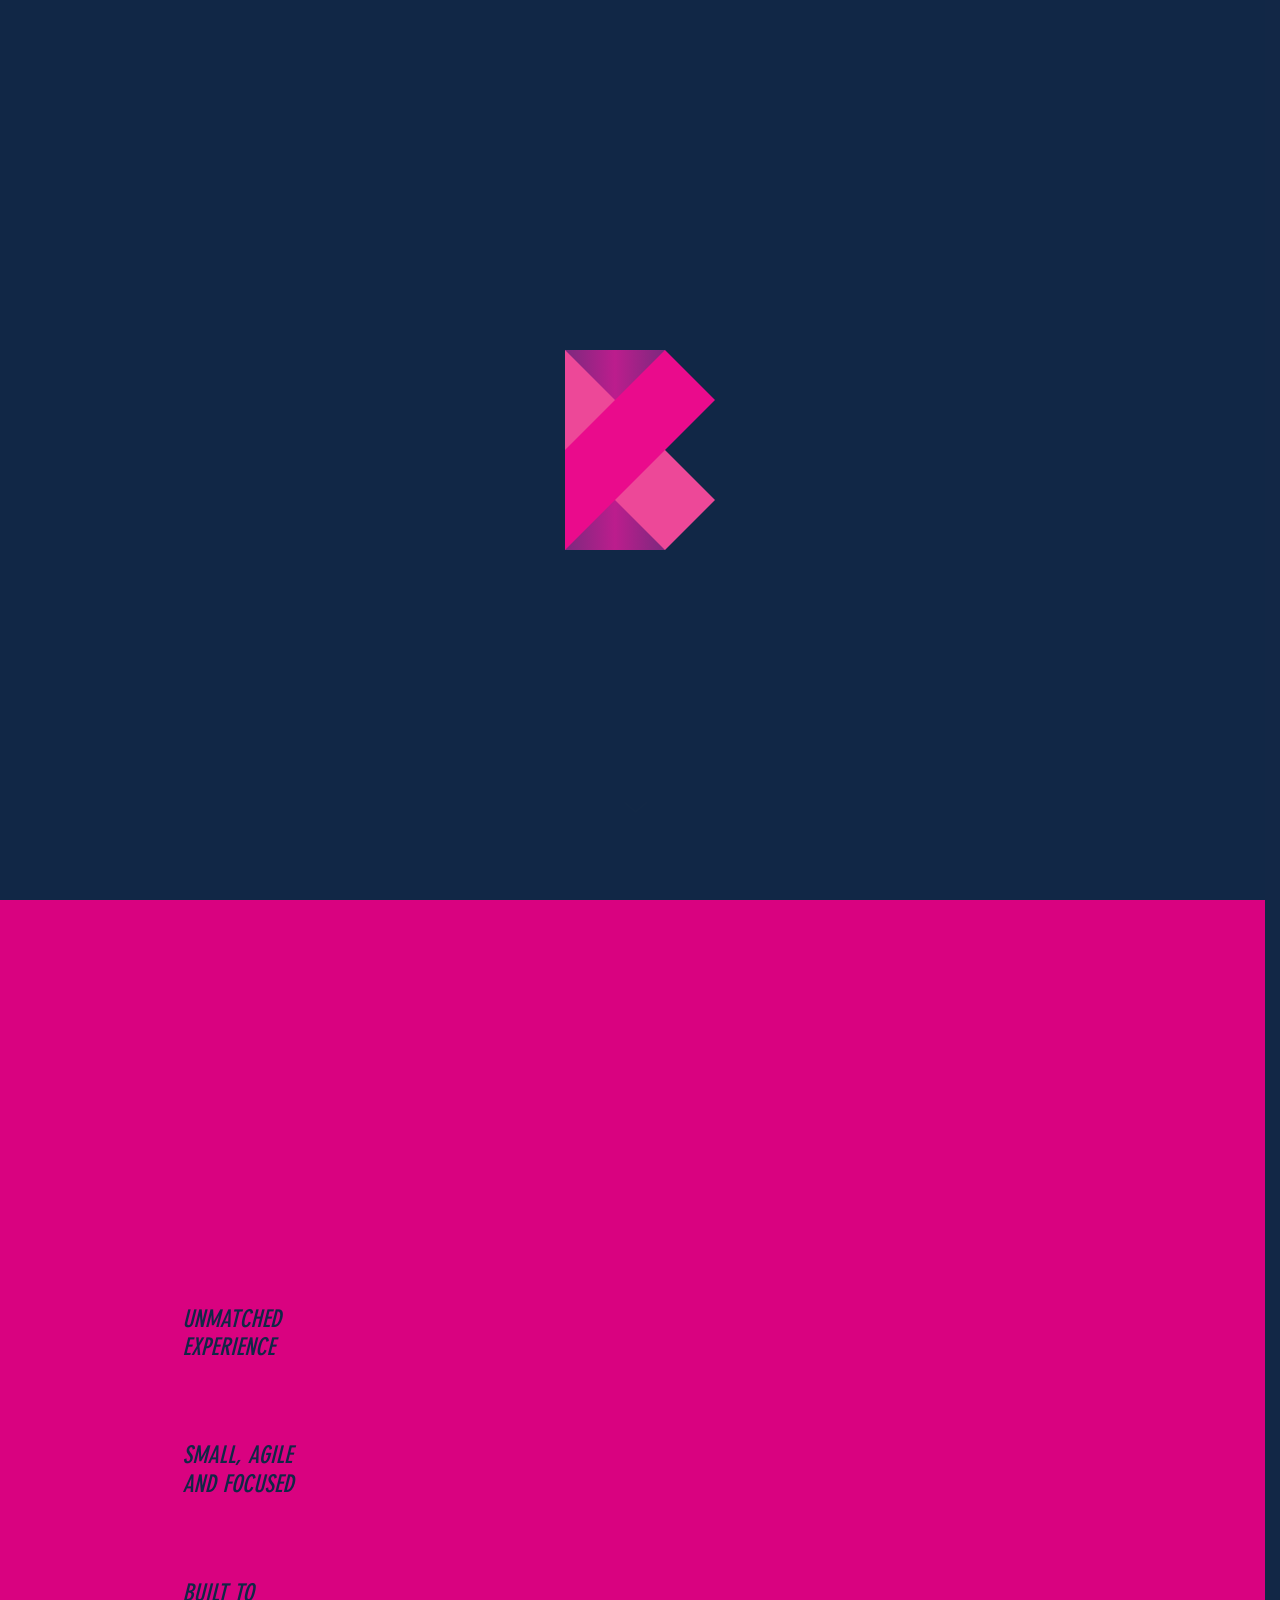
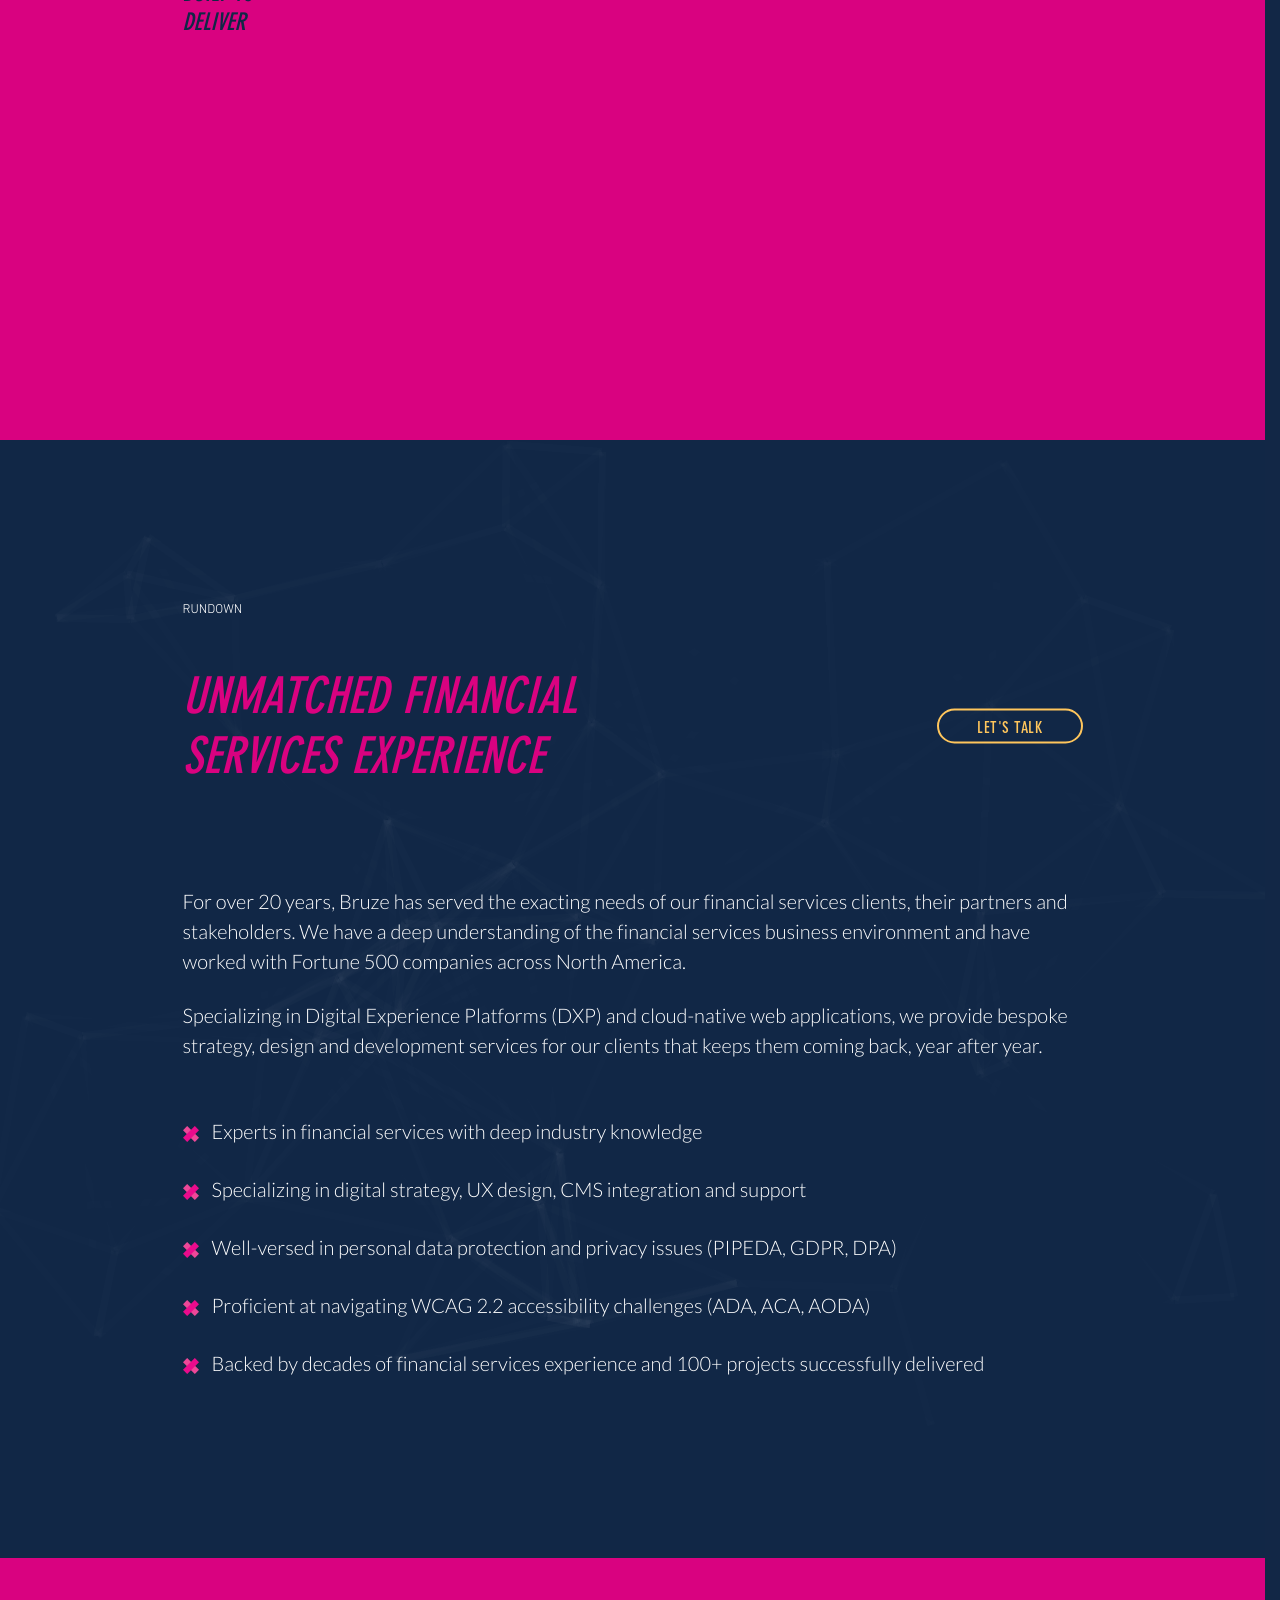
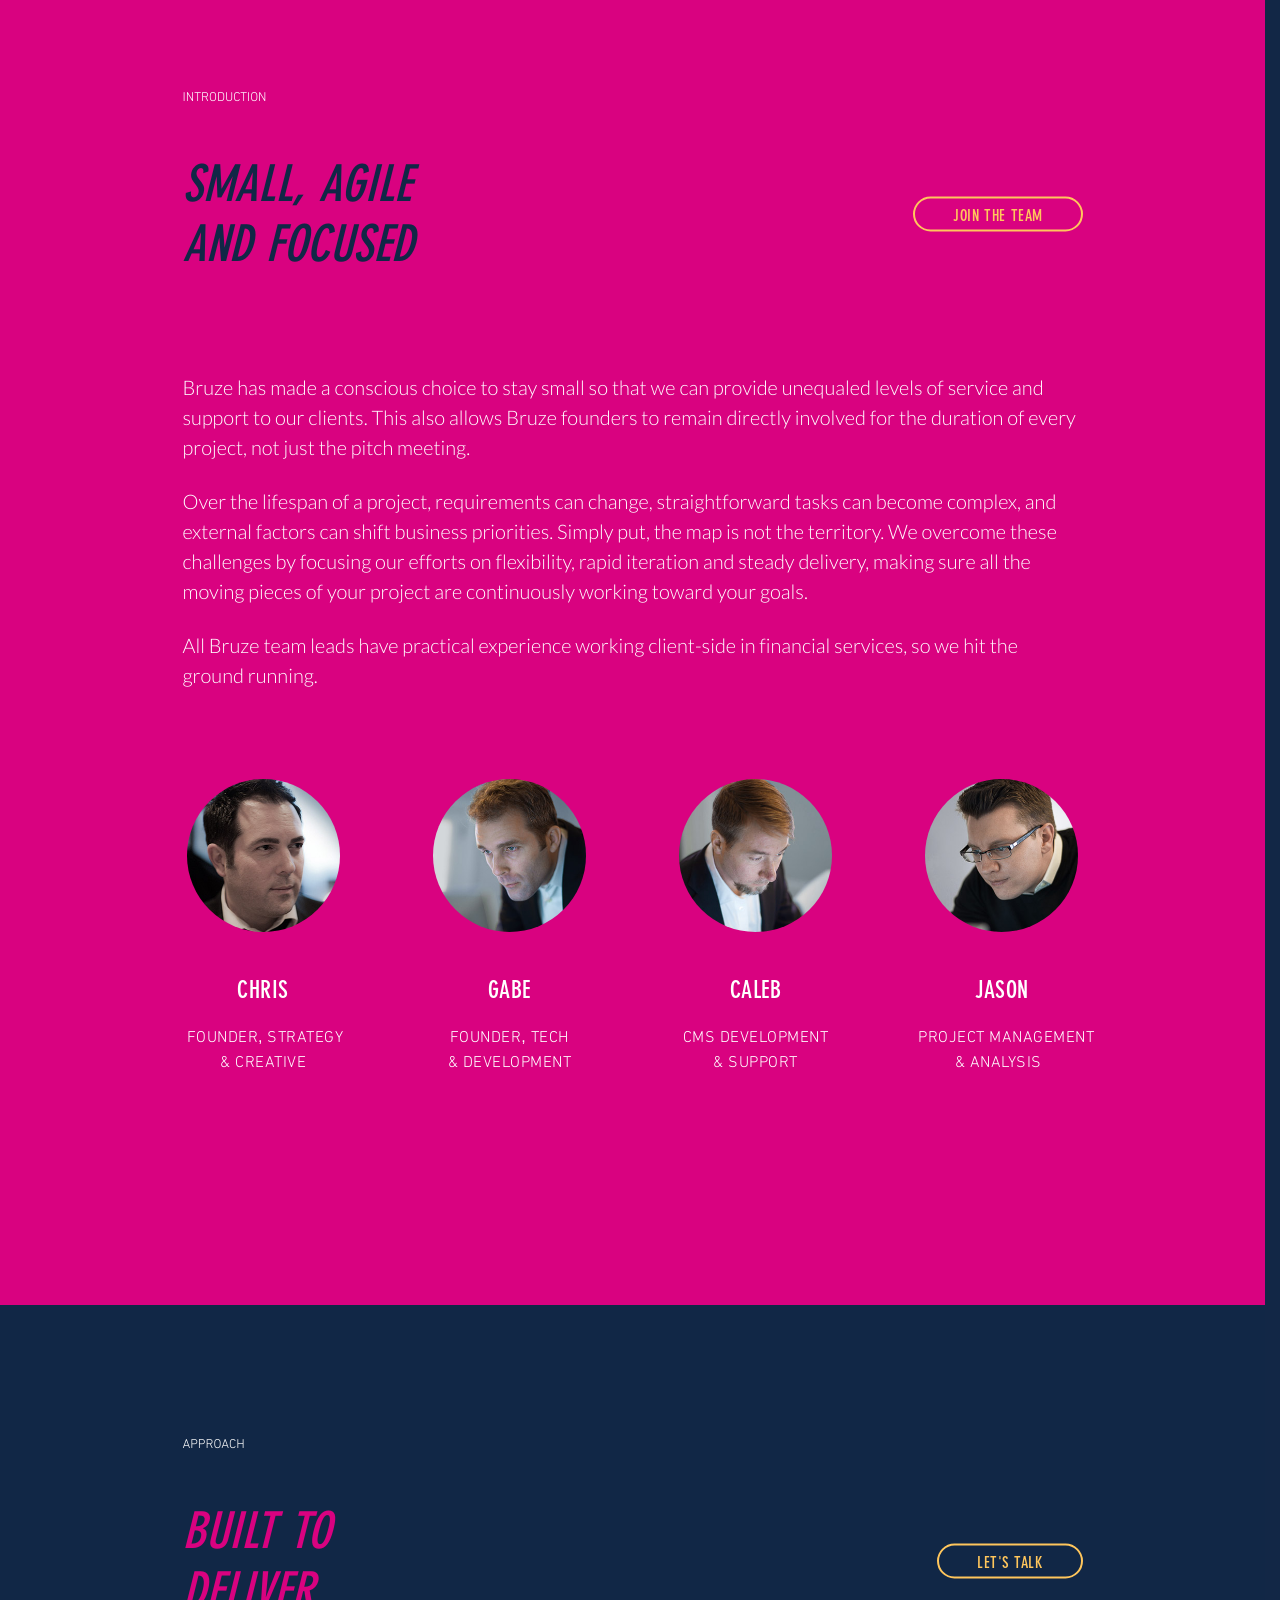
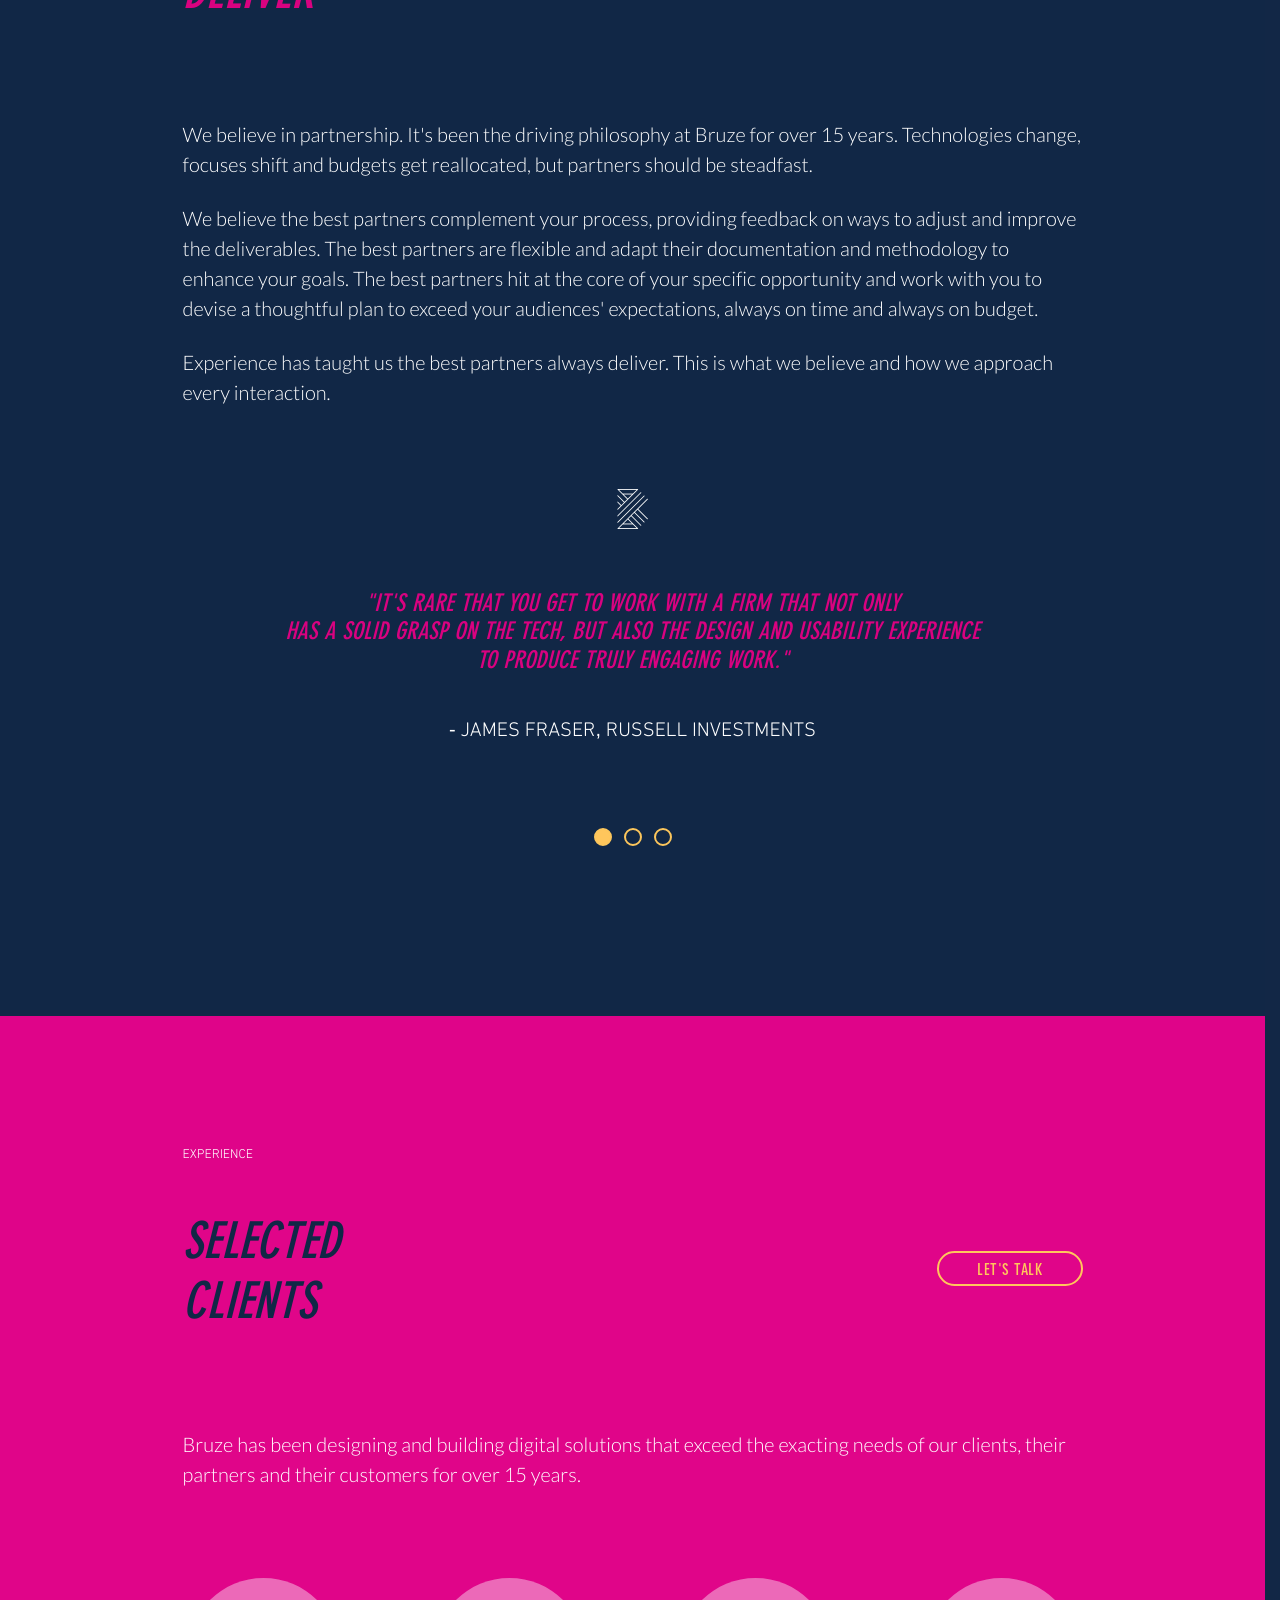
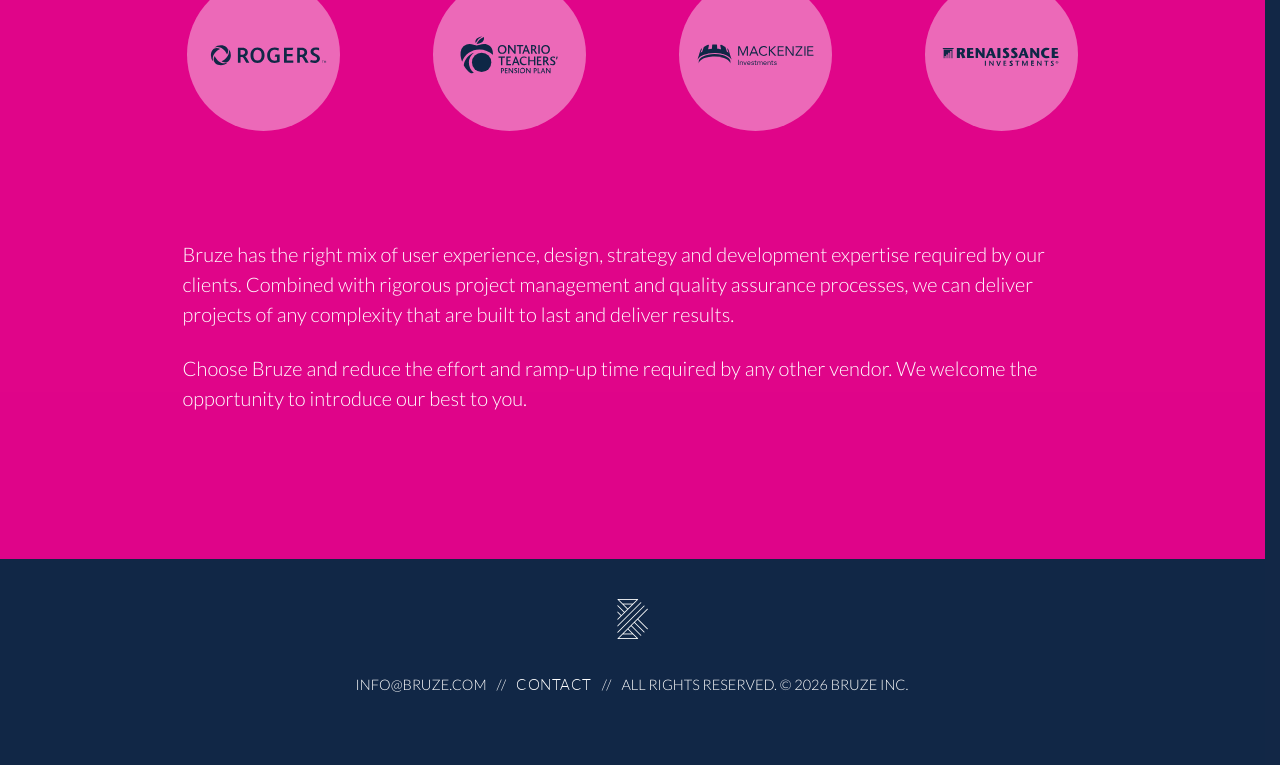
<file: index.html>
<!DOCTYPE html>
<html dir="ltr" lang="en-US">
<head>
	<meta charset="utf-8">
	<title>HOME - Bruze</title>
	<meta content="initial-scale=1.0, width=device-width, viewport-fit=cover" name="viewport" />
	<meta name="msapplication-TileColor" content="#d50032">
	<meta name="theme-color" content="#ffffff">
    <meta name="description" content="Bruze is a digital agency with offices in Toronto and New York. For over 15 years, we've worked with the best brands in financial services.">
	<link rel="icon" type="image/png" sizes="32x32" href="images/favicon-32x32.png">
	<link rel="icon" type="image/png" sizes="16x16" href="images/favicon-16x16.png">
	<link rel="mask-icon" href="images/safari-pinned-tab.svg?v=2022-05-02" color="#d50032">
	<link rel="shortcut icon" href="images/favicon.ico">
	<script src="js/jquery.min.js" type="text/javascript"></script>
	<link href="https://www.bruze.com" rel="canonical" />
	<link href="https://www.bruze.com" hreflang="en-US" rel="alternate" />
	<link href="https://www.bruze.com" hreflang="x-default" rel="alternate" />
	<link href="css/bootstrap-grid.subset.css" rel="stylesheet" type="text/css" />
	<link href="css/main.css" rel="stylesheet" type="text/css" />
	<link href="css/template-styles.css" rel="stylesheet" type="text/css" />
	<!-- Global site tag (gtag.js) - Google Analytics -->
	<script async src="https://www.googletagmanager.com/gtag/js?id=G-1YJQTD0RCG"></script>
	<script>
		window.dataLayer = window.dataLayer || [];
		function gtag(){dataLayer.push(arguments);}
		gtag('js', new Date());
		gtag('config', 'G-1YJQTD0RCG');
	</script>
  
</head>
<body class="chrome controls-visible  yui3-skin-sam guest-site signed-out public-page site">
<div class="container" id="wrapper">
	<section id="content">
			<main class="bruze-layout" id="main-content">
	<div class="bruze-main-assets screens">
<script type="text/javascript" language="javascript">
        var brz = {};
        function getHash() {
            var hash = '';
            if(window.location.hash.length > 0) {
                hash = window.location.hash;
                hash = hash.substring(hash.toString().lastIndexOf('#') + 1, hash.toString().length); // trim anything before the hash because of <= IE8 bug
                hash = hash.substring(hash.toString().lastIndexOf('!') + 1, hash.toString().length); // trim anything before the hash because of <= IE8 bug
            }
            return hash;
        }
        function freeze() { 

            document.body.setAttribute('inert', true);
            document.body.style.overflow="clip";
            
        }
        function thaw() {
               document.body.removeAttribute('inert');
              document.body.style.overflow="visible"
        }
            
        
        function openDialog(dialog) {
            if (!dialog || dialog.open) { return; }  // showModal() throws if already open
            dialog.showModal();
            void dialog.offsetWidth;  // flush styles so a CSS transition on .show still runs
            $(dialog).addClass("show");
        }
        // Form modals: adding .closing runs the slide-out transition (.show stays, so the dialog keeps its positioning
        // rules); close() is called once it has finished, because close() hides the dialog immediately.
        // All close paths (X, backdrop click, Esc) go through here.
        function closeDialog(dialog) {
            if (!dialog || !dialog.open) { return; }
            if (!$(dialog).is(".contact-form-modal-container, .join-us-form-modal-container") ||
                !dialog.classList.contains("show") || dialog.classList.contains("closing")) {
                dialog.close();                      // team cards and an already-closing dialog: immediate
                return;
            }
            var done = false;
            function finish() {
                if (done) { return; }
                done = true;
                $(dialog).off("transitionend.closing");
                clearTimeout(timer);
                if (dialog.open) { dialog.close(); }
            }
            var timer = setTimeout(finish, 500);     // fallback: no transition runs (reduced motion, display change)
            $(dialog).on("transitionend.closing", function(e) {
                if (e.target === dialog && e.originalEvent.propertyName === "transform") { finish(); }
            });
            dialog.classList.add("closing");
        }
        function logoChevron(){
            window.logoPositionBottom = $(".icon-bruze-logo-lg").height() + Math.floor($('.icon-bruze-logo-lg').offset().top);
            window.downChevronPosition =   Math.floor($('.down-chevron').offset().top);
            window.logoChevronDiff = window.downChevronPosition - window.logoPositionBottom;
            if( window.logoChevronDiff >= 45 ){
                    $(".down-chevron a").fadeIn(500);
            }else{
                $(".down-chevron a").fadeOut(100);  
            }
        }
        $(document).ready(function() {
                    var section1 = $('#section-1');
                    var section2 = $('#section-2');
                    var realHeight = $(window).height();
                    var cssHeight = $('#section-1').css('height');
                    var bodyScroll = $(window).scrollTop();
            logoChevron();
    $(".section-7-mail").on('focus', function(){
        $("span.section-7").attr('tabindex','-1');
        })
        window.section2Offset = Math.floor($("#section-2").offset().top);
        window.logoPos = Math.floor($("div.logo").offset().top);
        window.taglineOnTrigger = Math.floor($("#section-2 .headings-box strong:first-child").offset().top) - $('div.logo').height();
        window.taglineOffTrigger = Math.floor($("#section-2 .headings-box strong:last-of-type").offset().top);
        window.taglineOffTriggerHeight = Math.floor($("#section-2 .headings-box strong:last-of-type").height());
        window.taglineOffTriggerBottom = window.taglineOffTriggerHeight + window.taglineOffTrigger;
        $(".contact-x button").attr("id", "contact-x");
        $(".join-x button").attr("id", "join-x");
        brz.navigation.init();
        $("#bruze-nav li a").each(function() {
            var oldlink = $(this).attr("href");
            if(oldlink.includes("#")) {
                newlink = oldlink.split("#");
                newlink = "#" + newlink[`1`];
                var newhref = $(this).attr("href", newlink);
            } else {
                $(this).attr("href", "#section-1");
            }
        });
        $('button.btn-monospaced.ml-auto.navbar-toggler').on('click', function() {
            $("#bruze-nav").css({
                opacity: 1
            });
            var toggleContainer = $(".nav-toggle-container");
            if(toggleContainer.hasClass("open")) {
                toggleContainer.removeClass("open");
            } else {
                toggleContainer.addClass("open")
            }
        })
        $("#bruze-nav ul li a").on("click", function(e) {
            if($(this).parent("li").hasClass("selected")) {
                e.preventDefault();
                setTimeout(function() {
                    $("button.btn-monospaced.ml-auto.navbar-toggler").click();
                }, 500);
            } else {
                $("nav li.selected").removeClass("selected");
                $(this).parent().addClass("selected");
                setTimeout(function() {
                    $("button.btn-monospaced.ml-auto.navbar-toggler").click();
                }, 1000);
            }
        });
        $("a.back-to-top-button").on('click', function(e) {
            e.preventDefault();
            $(".back-to-top-button").addClass("inactive");
            $("#wrapper").attr("tabindex", '0');
            $("#wrapper").focus();
            var top = window.scrollTop;
            $('html').css('scroll-behavior', 'auto');
            $('html, body').animate({
                scrollTop: 0
            }, 500, "swing", function() {
                $('html').css('scroll-behavior', '');
            });
        });
        var teamLeads = $("#team-leads li.no-focus > button");
        teamLeads.on("click", function(e) {
            e.preventDefault();
            window.originHash = getHash();
            window.position = $(window).scrollTop();
            if($("#section-4").hasClass("overlay-effect") && $(this).parent().hasClass("no-focus")) {
                return;
            } else if($(this).parent("li").hasClass("team-lead-on")) {
                return;
            } else {
                $(this).removeClass("no-focus");
                freeze();
                var bioOffset = window.scrollY;
                $("body").attr("offset", bioOffset);
                $(this).parent().removeClass("no-focus");
                $('.navbar-toggler').fadeOut(10);
                $("#section-4").css({
                    'z-index': 'unset'
                });
                $("#section-4 ul li").css({
                    float: 'left',
                    'clear': 'none'
                });
                $(this).parent().addClass("team-lead-on");
                var card = $(this).siblings("dialog.team-member-card")[0];
                if (card && !card.open) { card.showModal(); }
            }
        });
        $(".contact-button button,.left-contact-button, button.contact-us").on("click", function(e) {
            e.preventDefault();
            window.dialogOpener = this;      // focus returns here when the modal closes
            $(this).addClass("inactive");
            $(".click-origin").removeClass("click-origin");
            var target = e.target;
            if($(target).hasClass("section-7")){
                window.originHash = "section-7 li span.section-7";
                $('#section-7 li span.section-7').attr('tabindex','0');
            } else{
                window.originHash = getHash();
            }
            window.position = $(window).scrollTop();
            $(".contact-form").addClass("mobile-form-backdrop");
            $("#section-4").css({'z-index':'5'});
            $("button.btn-monospaced.ml-auto.navbar-toggler").css({'z-index': '4'});
            freeze();
            openDialog($(".contact-form-modal-container")[0]);
        }); 
        // Close: the X controls, a click on the backdrop, and Esc all end up in the "close" event below
        $(".card-x, .contact-x button, .join-x button").on("click", function(e) {
            e.preventDefault();
            closeDialog($(this).closest("dialog")[0]);
        });
        $("dialog").on("click", function(e) {
            if (e.target !== this) { return; }   // click landed on a child, not the dialog itself
            var r = this.getBoundingClientRect();
            var inside = e.clientX >= r.left && e.clientX <= r.right &&
                         e.clientY >= r.top  && e.clientY <= r.bottom;
            if (!inside) { closeDialog(this); }  // outside the box = the ::backdrop
        });
        // Esc fires "cancel" before the browser closes the dialog; take over so the slide-out can run
        $("dialog").on("cancel", function(e) {
            if ($(this).is(".contact-form-modal-container, .join-us-form-modal-container")) {
                e.preventDefault();
                closeDialog(this);
            }
        });
        $("dialog").on("close", function() {
            $('.navbar-toggler').fadeIn(100);
            $("#section-4 ul li").css({
                float: 'left'
            });
            $('#section-5').css({
                'z-index': 4
            });
            $("ul#team-leads li.team-lead-on").removeClass("team-lead-on");
            $("#section-4").css({
                'z-index': '3'
            });
            $("#team-leads li").addClass("no-focus");
            $(".inactive").removeClass("inactive");
            $(".click-origin").removeClass("click-origin");
            $(".contact-form-modal-container, .join-us-form-modal-container").removeClass("show closing");
            $(".contact-form").removeClass("mobile-form-backdrop");
            $(".join-us-form").removeClass("mobile-form-backdrop");
            $(".left-contact-button,.back-to-top-button:nth-of-type(1), .back-to-top-button:nth-of-type(2)").css({'z-index':'5'});

            // clear what the visitor typed; hidden inputs (name="form") must keep their values
            $(".contact-form-modal-container, .join-us-form-modal-container").find('input:not([type=hidden]),textarea').val("");
            $(".join-us-form-modal-container select").prop("selectedIndex", 0);

            $("button.btn-monospaced.ml-auto.navbar-toggler").css({
                'z-index': '7'
            });
            if (window.position !== undefined) { $(window).scrollTop(window.position); }
            thaw();
            // The browser's own focus restore runs inside close(), while <body> is still inert, so it fails and focus
            // drops to the browser chrome. Restore it here, after thaw(). The left button (tabindex -1, aria-hidden)
            // is pointer-only and shows its :focus state, so it is skipped.
            var opener = window.dialogOpener;
            window.dialogOpener = null;
            if (opener && opener.isConnected && !$(opener).is(".left-contact-button")) {
                opener.focus({ preventScroll: true });
            }
        });

        // Focus trap for every open dialog: Tab wraps from the last control to the first (and Shift+Tab the reverse),
        // so focus never reaches the browser's own UI. Esc still closes the dialog.
        var FOCUSABLE = 'a[href], button:not([disabled]), input:not([disabled]):not([type=hidden]), select:not([disabled]), textarea:not([disabled]), [tabindex]';
        $(document).on("keydown", "dialog[open]", function(e) {
            if (e.key !== "Tab") { return; }
            var items = $(this).find(FOCUSABLE).filter(function() {
                return this.tabIndex >= 0 && $(this).is(":visible");   // skips tabindex="-1" (honeypot) and hidden controls
            });
            if (!items.length) { e.preventDefault(); return; }
            var first = items[0], last = items[items.length - 1], active = document.activeElement;
            if (e.shiftKey && (active === first || active === this)) {
                e.preventDefault();
                last.focus();
            } else if (!e.shiftKey && active === last) {
                e.preventDefault();
                first.focus();
            }
        });
        $(".join-team button").on("click", function(e) {
            e.preventDefault();
            window.dialogOpener = this;      // focus returns here when the modal closes
            window.originHash = getHash();
            window.position = $(window).scrollTop();
            $(".click-origin").removeClass("click-origin");
            $(this).addClass("inactive");
            $(".join-us-form").addClass("mobile-form-backdrop");
            $("#section-4").css({'z-index':'5'});
            $("button.btn-monospaced.ml-auto.navbar-toggler").css({'z-index': '4'});
            freeze();
            openDialog($(".join-us-form-modal-container")[0]);
        });
        });
        brz.navigation = (function() {
            window.selected;
            window.viewportHeight;
            function setupSectionNav() {
                window.sections = [];
                // create array of sections
                $('div[id^=section]').each(function(i) {
                    var t = $(this);
                    var id = t.attr('id');
                    var top = t.offset().top;
                    if(id != undefined) {
                        window.sections.push({
                            'id': id,
                            'top': top
                        });
                    }
                });
            }
            function scrollHeader() {
                logoChevron();
                window.logoPosition = Math.floor($('.icon-bruze-logo-lg').offset().top); {
                    if((window.logoPosition > window.taglineOnTrigger) && (window.logoPosition < window.taglineOffTriggerBottom)) {
                        $('.tagline').addClass("show");
                    } else {
                        $('.tagline').removeClass("show");
                    }
                }
                window.viewportHeight = $(window).height();
                setSelected();
                var sum = Math.ceil(window.innerHeight + window.scrollY);
                var sectionHeight1 = $('#section-1').height();
                var sectionHeight2 = $('#section-2').height();
                var windowOffset = window.scrollY;
                var sectionHeights12 = sectionHeight1 + sectionHeight2;
            }
            function resizeWindow() {
                $(window).resize(function() {
                    logoChevron();
                    var realHeight = $(window).height();
                    var cssHeight = $('#section-1').css('height');
                    $('#section-1').css({'height':realHeight + 'px'});
                    $('.logo').css({'top':realHeight * 0.5 + 'px'});
                })
            }
            function setSelected() {
                var top = $(document).scrollTop();
                for(var i = 0; i < window.sections.length; i++) {
                    if(top >= parseInt(window.sections[i].top) - (Math.round(window.viewportHeight * .30))) {
                        window.selected = sections[i].id;
                    }
                }
                var selectedSection = $('.selectedSection').attr('id');
                if(selectedSection != window.selected) {
                    $('.selectedSection').removeClass('selectedSection');
                    $('#' + window.selected).addClass('selectedSection linesAdded');
                    var section = window.selected;
                    window.sectionNumber = section.slice(-1);
                    window.sectionNumber = parseInt(window.sectionNumber);
                    var selectedHref = $("#bruze-nav li.selected a").attr("href");
                    $("#bruze-nav li a").each(function() {
                        if(!($(this).attr("href").includes(parseInt(window.sectionNumber) + 0))) {
                            $(this).parent("li").removeClass("selected");
                        } else {
                            $(this).parent("li").addClass("selected");
                        }
                        if($("nav li").hasClass("selected")) {
                            // window.location.hash = sectionClean;
                            var newUrlHash = $("nav li.selected a").attr("href");
                            window.history.pushState(null, null, newUrlHash);
                        }
                    })
                    if(window.sectionNumber <= 1) {
                        $('.left-contact-button, .back-to-top-button ').fadeOut(500).css({
                            //  transform:'translateX(130vw) rotate(90deg)',
                            //  transition:'all 750ms'
                        });
                        $(".down-chevron.top-chevron").fadeIn(200).removeClass("inactive");
                        $(".back-to-top-button").removeClass("inactive");
                        $(".linesAdded").removeClass("linesAdded");
                    } else if( $("back-to-top-button").hasClass("inactive") ){
                        // Don't do anything til it finishes scrolling top 
                    } else{
                        $('.left-contact-button, .back-to-top-button').fadeIn(500).css({
                            //   transform:'translateX(0vw) rotate(90deg)',
                            //   transition:'all 750ms'
                        })
                        $(".down-chevron.top-chevron").fadeOut(200);
                    };
                }
            }
            // Detect request animation frame
            var init = function() {
                resizeWindow();
                setupSectionNav();
                scrollHeader();
                window.addEventListener('scroll', scrollHeader, false);
            }
            return {
                init: init
            }
        })();
</script>

<div class="cross vertical-centering-line"></div>
<div class="cross horizontal-centering-line"></div>
<div class="device"></div>
<div id="section-1" class="section">
     <div class="somebutton">
            <div class="top-chevron down-chevron">
                <a aria-label="Next" href="#section-2" target="_self">
                    <span aria-disabled="true" data-icon-2="&gt;"></span>
                </a>                                                                                                  
            </div>
    </div> 
    <div class="inner">
        <div class="logo">
            <div class="icon-bruze-logo-ribbon"></div>
        </div>    
    </div>
</div>
<div id="section-2" class="section" tabindex="0">
    <div class="content">
        <div class="logo">
            <div class="icon-bruze-logo-lg"><!--//--><h1>BRUZE</h1></div>
            <div class="tagline">BACKED BY EXPERIENCE</div>
        </div>
        
        <div class="headings-box">
            <strong class="unmatched">UNMATCHED EXPERIENCE</strong>
            <div class="line"></div>
            <strong class="unmatched">SMALL, AGILE AND FOCUSED</strong>
            <div class="line"></div>
            <strong class="unmatched">BUILT TO DELIVER</strong>
        </div>
    </div>
</div>
 <button type="button" tabindex="-1" aria-hidden="true" class="left-contact-button">
        <span aria-hidden="true" >contact</span>
        <span aria-hidden="true" >contact</span>    
    </button>
    <div class="back-to-top">
        <a  tabindex="-1" aria-hidden="true"  href="#" class="back-to-top-button">
            <span aria-hidden="true"  data-icon-2="">>
            </span>
            <span aria-hidden="true" data-icon-2="">>
            </span>
        </a>    
    </div>
	<div id="section-3" class="section" tabindex="0">
    <div id="particles-js"></div>
    <script src="js/particles.min.js"></script>
    <script>
        particlesJS("particles-js", {
            "particles": {
                "number": {
                    "value": 20,
                    "density": {
                        "enable": true,
                        "value_area": 500
                    }
                },
                "color": {
                    "value": "#ffffff"
                },
                "shape": {
                    "type": "square",
                    "stroke": {
                        "width": 0,
                        "color": "#000000"
                    },
                    "polygon": {
                        "nb_sides": 3
                    },
                    "image": {
                        "src": "img/github.svg",
                        "width": 100,
                        "height": 100
                    }
                },
                "opacity": {
                    "value": 0.015,
                    "random": false,
                    "anim": {
                        "enable": false,
                        "speed": 1,
                        "opacity_min": 0.015,
                        "sync": false
                    }
                },
                "size": {
                    "value": 6,
                    "random": true,
                    "anim": {
                        "enable": false,
                        "speed": 25,
                        "size_min": 6.39,
                        "sync": false
                    }
                },
                "line_linked": {
                    "enable": true,
                    "distance": 350,
                    "color": "#ffffff",
                    "opacity": 0.015,
                    "width": 8
                },
                "move": {
                    "enable": true,
                    "speed": 1,
                    "direction": "none",
                    "random": true,
                    "straight": false,
                    "out_mode": "out",
                    "bounce": false,
                    "attract": {
                        "enable": false,
                        "rotateX": 600,
                        "rotateY": 1200
                    }
                }
            },
            "interactivity": {
                "detect_on": "canvas",
                "events": {
                    "onhover": {
                        "enable": false,
                        "mode": "repulse"
                    },
                    "onclick": {
                        "enable": false,
                        "mode": "push"
                    },
                    "resize": true
                },
                "modes": {
                    "grab": {
                        "distance": 400,
                        "line_linked": {
                            "opacity": 1
                        }
                    },
                    "bubble": {
                        "distance": 400,
                        "size": 40,
                        "duration": 2,
                        "opacity": 8,
                        "speed": 3
                    },
                    "repulse": {
                        "distance": 200,
                        "duration": 0.4
                    },
                    "push": {
                        "particles_nb": 4
                    },
                    "remove": {
                        "particles_nb": 2
                    }
                }
            },
            "retina_detect": true
        });
    </script>
    <div class="content">
        <h2>RUNDOWN</h2>
        <div class="headings-box">
            <h3>UNMATCHED FINANCIAL SERVICES EXPERIENCE</h3>
             <div class="button contact-button contact-button-desktop">
                <button type="button">LET'S TALK</button>
            </div>
        </div>
        <div class="line"></div>
        <div class="paragraph"><p>For over 20 years, Bruze has served the exacting needs of our financial services clients, their partners and stakeholders. We have a deep understanding of the financial services business environment and have worked with Fortune 500 companies across North America.</p><p>Specializing in Digital Experience Platforms (DXP) and cloud-native web applications, we&nbsp;provide bespoke strategy, design and development services for our clients that keeps them coming back, year after year.</p><ul><li><span>Experts in financial services with deep industry knowledge</span></li><li><span>Specializing in digital strategy, UX design, CMS integration and support </span></li><li><span>Well-versed in personal data protection and privacy issues (PIPEDA, GDPR, DPA)</span></li><li><span>Proficient at navigating WCAG 2.2 accessibility challenges (ADA, ACA, AODA)</span></li><li><span>Backed by decades of&nbsp;financial services experience and 100+ projects successfully delivered</span></li></ul></div>
        <div class="mobile-button-container">
            <div class="button contact-button contact-button-mobile">
                <button type="button">LET'S TALK</button>
            </div>
        </div>
    </div>
</div>
    <div id="section-4" class="section selectedSection" tabindex="0">
        <div class="content">
            <div class="vertical-align-center">
                <h2>INTRODUCTION</h2>
                <div class="headings-box">
                    <h3>SMALL, AGILE AND FOCUSED</h3>
                    <div class="button join-team join-team-desktop"><button type="button">JOIN THE TEAM</button></div>
                </div>
                <div class="line"></div>
                <div class="team-article">
                    <p>Bruze has made a conscious choice to stay small so that we can provide unequaled levels of service and support to our clients. This also allows Bruze founders to remain directly involved for the duration of every project, not just the pitch meeting.</p><p>Over the lifespan of a project, requirements can change, straightforward tasks can become complex, and external factors can shift business priorities. Simply put, the map is not the territory. We overcome these challenges by focusing our efforts on flexibility, rapid iteration and steady delivery, making sure all the moving pieces of your project are continuously working toward your goals.</p>
                    <p>All Bruze team leads have practical experience working client-side in financial services, so we hit the ground running.</p>
                </div>
                <ul class="row" id="team-leads">
                    <li class="col-xs-12 col-sm-6 col-md-6 col-lg-3 no-focus">
                        <button type="button" aria-label="CHRIS FOUNDER, STRATEGY & CREATIVE">
                            <span style="background-image:url('images/chris.jpg')"></span>
                            <strong>CHRIS</strong>
                            <p class="job-position">FOUNDER, STRATEGY<br>& CREATIVE</p>
                        </button>
                        <!-- // overlay bios // -->
                        <dialog class="team-member-card" aria-label="Profile of Christopher Blyth">
                            <div class="member-scroller">
                                <div class="team-member-card-x">
                                    <button type="button" class="card-x" aria-label="Close"><span aria-hidden="true">&times;</span></button>
                                </div>
                                <div class="member-card-content-area">
                                    <div class="team-member-info">
                                        <div class="team-member-photo" 
                                            style="background-image:url('images/chris.jpg')">
                                        </div>
                                        <div class="team-member-info-text">
                                            <strong>Christopher Blyth</strong>
                                            <p>FOUNDER, STRATEGY<br>& CREATIVE</p>
                                        </div>
                                    </div>
                                    <div class="team-member-bio">
                                        <p>Christopher&nbsp;Blyth has over 20 years of experience in the financial services industry and a record of outstanding results in brand management, creative execution, strategy, and the marketing of intangibles such as value, trust, and integrity.</p><p>Comfortable working at the executive level, Chris has sat on executive and strategic planning committees, global design boards and brings proven leadership competencies, sound judgment, and solid strategy development experience with a commitment to achieving client goals.</p>
                                    </div>
                                </div>  
                             </div>
                        </dialog>
                    </li>
                    <li class="col-xs-12 col-sm-6 col-md-6 col-lg-3 no-focus">
                        <button type="button" aria-label="GABE FOUNDER, TECH & DEVELOPMENT">
                            <span style="background-image:url('images/gabe.jpg')"></span>
                            <strong>GABE</strong>
                            <p class="job-position">FOUNDER, TECH<br>& DEVELOPMENT</p>
                        </button>
                        <!-- // overlay bios // -->
                        <dialog class="team-member-card" aria-label="Profile of Gabriel Logan Wright">
                            <div class="member-scroller">
                                <div class="team-member-card-x">
                                    <button type="button" class="card-x" aria-label="Close"><span aria-hidden="true">&times;</span></button>
                                </div>
                                <div class="member-card-content-area">
                                    <div class="team-member-info">
                                        <div class="team-member-photo" 
                                        style="background-image:url('images/gabe.jpg')"></div>
                                        <div class="team-member-info-text">
                                            <strong>Gabriel Logan-Wright</strong>
                                            <p>FOUNDER, TECH<br>& DEVELOPMENT</p>
                                        </div>
                                    </div>
                                    <div class="team-member-bio">
                                    <p>Gabriel Logan-Wright is a seasoned development and multimedia professional with over 20 years experience building, architecting and delivering complex projects, from concept to implementation, within the financial services industry.</p><p>Using both current and emerging web technologies, Gabriel brings agility, flexibility, commitment to innovation, and cost-effective implementation solutions to all initiatives; strengths that have been put to good use in the successful delivery of hundreds of projects for our clients.</p>
                                    </div>
                                </div>  
                            </div>
                        </dialog>
                    </li>
                    <li class="col-xs-12 col-sm-6 col-md-6 col-lg-3 no-focus">
                        <button type="button" aria-label="CALEB CMS DEVELOPMENT & SUPPORT">
                            <span style="background-image:url('images/caleb.jpg')"></span>
                            <strong>CALEB</strong>
                            <p class="job-position">CMS DEVELOPMENT<br>& SUPPORT</p>
                        </button>
                        <!-- // overlay bios // -->
                        <dialog class="team-member-card" aria-label="Profile of Caleb Hamilton">
                            <div class="member-scroller">
                                <div class="team-member-card-x">
                                    <button type="button" class="card-x" aria-label="Close"><span aria-hidden="true">&times;</span></button>
                                </div>
                                <div class="member-card-content-area">
                                    <div class="team-member-info">
                                        <div class="team-member-photo" 
                                        style="background-image:url('images/caleb.jpg')"></div>
                                        <div class="team-member-info-text">
                                            <strong>Caleb Hamilton</strong>
                                            <p>CMS DEVELOPMENT<br>& SUPPORT</p>
                                        </div>
                                    </div>
                                    <div class="team-member-bio">
                                    <p>Caleb Hamilton is responsible for Front-end and CMS development, as well as our Client Support Channel. With over 10 years of experience in developing and supporting a broad range of technologies and systems, Caleb continually ensures that client support metrics and project deliverables are top notch.</p><p>As fanatical about issue resolution and client communication as he is development, Caleb fosters a level of trust and partnership with stakeholders that goes far beyond just code and tickets.</p>
                                    </div>
                                </div>  
                            </div>
                        </dialog>
                    </li>
                    <li class="col-xs-12 col-sm-6 col-md-6 col-lg-3 no-focus">
                        <button type="button" aria-label="JASON PROJECT MANAGEMENT & ANALYSIS">
                            <span style="background-image:url('images/jason.jpg')"></span>
                            <strong>JASON</strong>
                            <p class="job-position">PROJECT MANAGEMENT<br>& ANALYSIS</p>
                        </button>
                        <!-- // overlay bios // -->
                        <dialog class="team-member-card" aria-label="Profile of Jason Maxwell">
                            <div class="member-scroller">
                                <div class="team-member-card-x">
                                    <button type="button" class="card-x" aria-label="Close"><span aria-hidden="true">&times;</span></button>
                                </div>
                                <div class="member-card-content-area">
                                    <div class="team-member-info">
                                        <div class="team-member-photo" 
                                        style="background-image:url('images/jason.jpg')"></div>
                                        <div class="team-member-info-text">
                                            <strong>Jason Maxwell</strong>
                                            <p>PROJECT MANAGEMENT<br>& ANALYSIS</p>
                                        </div>
                                    </div>
                                    <div class="team-member-bio">
                                    <p>Jason Maxwell has over 15 years of experience in the financial services industry in roles as diverse as a Broker to Director of Product Development. Jason is accustomed to high-pressure environments and excels at managing complex projects with tight timelines.</p><p>Jason communicates effectively with senior management and development teams on both business objectives and technical issues, fostering a level of stakeholder and team engagement that ensures projects always remain on target and on budget.</p>
                                    </div>
                                </div>  
                            </div>
                        </dialog>
                    </li>
                </ul>        
            </div>
            <div class="mobile-button-container">
                 <div class="button join-team join-team-mobile"><button type="button">JOIN THE TEAM</button></div>
            </div>
        </div>
    </div>
  <!-- </div>  -->
<script>
    function testimonialAdvance(){
        var dots = $('.testimonials #dots');
        if (getHash() == dots.parents('.section').attr('id') && dots.parents('.selectedSection').length > 0){
            var testimonialSiblings = dots.find('li');// siblings
            var testimonialSelected = dots.find('li.selected');// selected
            var testimonialPosition = testimonialSiblings.index(testimonialSelected);// position
            if (testimonialPosition+1 < testimonialSiblings.length){// room on right
                $(testimonialSiblings[testimonialPosition+1]).find('button').click();// select button on right
            }else{// no room on right
                $(testimonialSiblings[0]).find('button').click();// select first button
            }
        }else{
            resetTestimonialTimer();
        }
    }
    function clearTestimonialTimer(){
        if (window.__testimonialTimer_interval) clearInterval(window.__testimonialTimer_interval);// clear the timer
    }
    function resetTestimonialTimer(){
        clearTestimonialTimer();
        window.__testimonialTimer_interval = setInterval(function(){testimonialAdvance()}, 12000);// set the timer
    }
    function testimonialSetup(){
        $('.testimonials #dots button').hover(function(e){
            clearTestimonialTimer();
        },function(e){
            setTimeout(function(){
                resetTestimonialTimer();
            },100);
        });
        if ($('.testimonials #dots button').length > 0){
            resetTestimonialTimer();
        }
    }
    $(document).ready(function(){
        testimonialSetup();
        $('ul#dots button').on('click', function(){
            var t = $(this);
            var p = t.parents('li');
            var i = p.index()+1;
            var activeQuote = $('ul#testimonials li.selected');
            var nextQuote = $('ul#testimonials li:nth-child('+ i +')');
            if (!t.parent().hasClass('selected')){
                activeQuote.removeClass('selected').attr('aria-hidden', 'true');
                nextQuote.addClass('selected').attr('aria-hidden', 'false');
                $('ul#dots li.selected').removeClass('selected');
                t.parent().addClass('selected');
            }
            t.blur();
            return false;
        });
    });
</script>
<div id="section-5" class="section" tabindex="0">
    <div class="content">
        <h2>APPROACH</h2>
        <div class="headings-box">    
            <div class="button contact-button contact-button-desktop">
                <button type="button">Let's Talk</button>
            </div>
            <h3>Built to Deliver</h3>
        </div>
        <div class="line"></div>
        <p>We believe in partnership. It's been the driving philosophy at Bruze for over 15 years. Technologies change, focuses shift and budgets get reallocated, but partners should be steadfast.</p><p>We believe the best partners complement your process, providing feedback on ways to adjust and improve the deliverables. The best partners are flexible and adapt their documentation and methodology to enhance your goals. The best partners hit at the core of your specific opportunity and work with you to devise a thoughtful plan to exceed your audiences' expectations, always on time and always on budget.</p><p>Experience has taught us the best partners always deliver. This is what we believe and how we approach every interaction.</p>
            <div class="icon-bruze-logo-sm"><span>BRUZE</span></div>
                <div class="testimonials" role="region" aria-label="Client testimonials" aria-roledescription="carousel">
                    <ul id="testimonials">
                            <li role="presentation" aria-roledescription="slide" aria-label="1 of 3" aria-hidden="false" class="selected">
                            <blockquote>
                                "IT'S RARE THAT YOU GET TO WORK WITH A FIRM THAT NOT ONLY <span><!--//--></span>HAS A SOLID GRASP ON THE TECH, BUT ALSO THE DESIGN AND USABILITY EXPERIENCE
TO PRODUCE TRULY ENGAGING WORK."
                                <footer>
                                    <cite>&dash;&nbsp;JAMES FRASER, RUSSELL INVESTMENTS</cite>
                                </footer>
                            </blockquote>
                            </li>
                                <li role="presentation" aria-roledescription="slide" aria-label="2 of 3" aria-hidden="true" >
                            <blockquote>
                                "WE NEEDED A TOP-NOTCH FIRM WITH NOT ONLY A DEEP STRATEGIC <span><!--//--></span>UNDERSTANDING OF THE FINANCIAL SERVICES SPACE, BUT ALSO WITH A PASSION
FOR THIS INDUSTRY. BRUZE KNOCKED IT OUT OF THE PARK."
                                <footer>
                                    <cite>&dash;&nbsp;OZY CAMACHO, INVESTMENT EXECUTIVE</cite>
                                </footer>
                            </blockquote>
                            </li>
                                <li role="presentation" aria-roledescription="slide" aria-label="3 of 3" aria-hidden="true" >
                            <blockquote>
                                "Bruze works closely with our internal teams, <span><!--//--></span>providing Digital leadership and hands-on solutions for complex interactions and integration challenges. A truly valuable partnership."
                                <footer>
                                    <cite>&dash;&nbsp;Allan Ma, Ontario Teachers' Pension Plan</cite>
                                </footer>
                            </blockquote>
                            </li>
                    </ul>
                    <ul id="dots" class="dots">
                                <li class="selected" aria-label="1 of 3" role="presentation"><button type="button" aria-controls="testimonials" aria-expanded="true"><span>Quote 1</span></button></li>
                                <li aria-label="2 of 3" role="presentation"><button type="button" aria-controls="testimonials" aria-expanded="false"><span>Quote 2</span></button></li>
                                <li aria-label="3 of 3" role="presentation"><button type="button" aria-controls="testimonials" aria-expanded="false"><span>Quote 3</span></button></li>
                    </ul>
                </div>
        <div class="mobile-button-container">
            <div class="button contact-button contact-button-mobile">
                <button type="button">Let's Talk</button>
            </div>
        </div>
    </div>
</div>
<script>
/*!
 * parallax.js v1.5.0 (http://pixelcog.github.io/parallax.js/)
 * @copyright 2016 PixelCog, Inc.
 * @license MIT (https://github.com/pixelcog/parallax.js/blob/master/LICENSE)
 */
;(function ( $, window, document, undefined ) {
  // Polyfill for requestAnimationFrame
  // via: https://gist.github.com/paulirish/1579671
  (function() {
    var lastTime = 0;
    var vendors = ['ms', 'moz', 'webkit', 'o'];
    for(var x = 0; x < vendors.length && !window.requestAnimationFrame; ++x) {
      window.requestAnimationFrame = window[vendors[x]+'RequestAnimationFrame'];
      window.cancelAnimationFrame = window[vendors[x]+'CancelAnimationFrame'] || window[vendors[x]+'CancelRequestAnimationFrame'];
    }
    if (!window.requestAnimationFrame)
      window.requestAnimationFrame = function(callback) {
        var currTime = new Date().getTime();
        var timeToCall = Math.max(0, 16 - (currTime - lastTime));
        var id = window.setTimeout(function() { callback(currTime + timeToCall); },
          timeToCall);
        lastTime = currTime + timeToCall;
        return id;
      };
    if (!window.cancelAnimationFrame)
      window.cancelAnimationFrame = function(id) {
        clearTimeout(id);
      };
  }());
  // Parallax Constructor
  function Parallax(element, options) {
    var self = this;
    if (typeof options == 'object') {
      delete options.refresh;
      delete options.render;
      $.extend(this, options);
    }
    this.$element = $(element);
    if (!this.imageSrc && this.$element.is('img')) {
      this.imageSrc = this.$element.attr('src');
    }
    var positions = (this.position + '').toLowerCase().match(/\S+/g) || [];
    if (positions.length < 1) {
      positions.push('center');
    }
    if (positions.length == 1) {
      positions.push(positions[0]);
    }
    if (positions[0] == 'top' || positions[0] == 'bottom' || positions[1] == 'left' || positions[1] == 'right') {
      positions = [positions[1], positions[0]];
    }
    if (this.positionX !== undefined) positions[0] = this.positionX.toLowerCase();
    if (this.positionY !== undefined) positions[1] = this.positionY.toLowerCase();
    self.positionX = positions[0];
    self.positionY = positions[1];
    if (this.positionX != 'left' && this.positionX != 'right') {
      if (isNaN(parseInt(this.positionX))) {
        this.positionX = 'center';
      } else {
        this.positionX = parseInt(this.positionX);
      }
    }
    if (this.positionY != 'top' && this.positionY != 'bottom') {
      if (isNaN(parseInt(this.positionY))) {
        this.positionY = 'center';
      } else {
        this.positionY = parseInt(this.positionY);
      }
    }
    this.position =
      this.positionX + (isNaN(this.positionX)? '' : 'px') + ' ' +
      this.positionY + (isNaN(this.positionY)? '' : 'px');
   if (navigator.userAgent.match(/(iPod|iPhone|iPad)/) || navigator.maxTouchPoints &&
            navigator.maxTouchPoints > 2 &&
            /MacIntel/.test(navigator.platform)) {
      if (this.imageSrc && this.iosFix && !this.$element.is('img')) {
        this.$element.addClass("show-mobile-background");
      }
      return this;
    }
    if (navigator.userAgent.match(/(Android)/)) {
      if (this.imageSrc && this.androidFix && !this.$element.is('img')) {
        this.$element.addClass("show-mobile-background");
      }
      return this;
    }
    this.$mirror = $('<div />').prependTo(this.mirrorContainer);
    var slider = this.$element.find('>.parallax-slider');
    var sliderExisted = false;
    if (slider.length == 0)
      this.$slider = $('<img />').prependTo(this.$mirror);
    else {
      this.$slider = slider.prependTo(this.$mirror)
      sliderExisted = true;
    }
    this.$mirror.addClass('parallax-mirror').css({
      visibility: 'hidden',
      zIndex: this.zIndex,
      position: 'fixed',
      top: 0,
      left: 0,
      overflow: 'hidden'
    });
    this.$slider.addClass('parallax-slider').one('load', function() {
      if (!self.naturalHeight || !self.naturalWidth) {
        self.naturalHeight = this.naturalHeight || this.height || 1;
        self.naturalWidth  = this.naturalWidth  || this.width  || 1;
      }
      self.aspectRatio = self.naturalWidth / self.naturalHeight;
      Parallax.isSetup || Parallax.setup();
      Parallax.sliders.push(self);
      Parallax.isFresh = false;
      Parallax.requestRender();
    });
    if (!sliderExisted)
      this.$slider[0].src = this.imageSrc;
    if (this.naturalHeight && this.naturalWidth || this.$slider[0].complete || slider.length > 0) {
      this.$slider.trigger('load');
    }
  }
  // Parallax Instance Methods
  $.extend(Parallax.prototype, {
    speed:    0.2,
    bleed:    0,
    zIndex:   -100,
    iosFix:   true,
    androidFix: true,
    position: 'center',
    overScrollFix: false,
    mirrorContainer: 'body',
    refresh: function() {
      this.boxWidth        = this.$element.outerWidth();
      this.boxHeight       = this.$element.outerHeight() + this.bleed * 2;
      this.boxOffsetTop    = this.$element.offset().top - this.bleed;
      this.boxOffsetLeft   = this.$element.offset().left;
      this.boxOffsetBottom = this.boxOffsetTop + this.boxHeight;
      var winHeight = Parallax.winHeight;
      var docHeight = Parallax.docHeight;
      var maxOffset = Math.min(this.boxOffsetTop, docHeight - winHeight);
      var minOffset = Math.max(this.boxOffsetTop + this.boxHeight - winHeight, 0);
      var imageHeightMin = this.boxHeight + (maxOffset - minOffset) * (1 - this.speed) | 0;
      var imageOffsetMin = (this.boxOffsetTop - maxOffset) * (1 - this.speed) | 0;
      var margin;
      if (imageHeightMin * this.aspectRatio >= this.boxWidth) {
        this.imageWidth    = imageHeightMin * this.aspectRatio | 0;
        this.imageHeight   = imageHeightMin;
        this.offsetBaseTop = imageOffsetMin;
        margin = this.imageWidth - this.boxWidth;
        if (this.positionX == 'left') {
          this.offsetLeft = 0;
        } else if (this.positionX == 'right') {
          this.offsetLeft = - margin;
        } else if (!isNaN(this.positionX)) {
          this.offsetLeft = Math.max(this.positionX, - margin);
        } else {
          this.offsetLeft = - margin / 2 | 0;
        }
      } else {
        this.imageWidth    = this.boxWidth;
        this.imageHeight   = this.boxWidth / this.aspectRatio | 0;
        this.offsetLeft    = 0;
        margin = this.imageHeight - imageHeightMin;
        if (this.positionY == 'top') {
          this.offsetBaseTop = imageOffsetMin;
        } else if (this.positionY == 'bottom') {
          this.offsetBaseTop = imageOffsetMin - margin;
        } else if (!isNaN(this.positionY)) {
          this.offsetBaseTop = imageOffsetMin + Math.max(this.positionY, - margin);
        } else {
          this.offsetBaseTop = imageOffsetMin - margin / 2 | 0;
        }
      }
    },
    render: function() {
      var scrollTop    = Parallax.scrollTop;
      var scrollLeft   = Parallax.scrollLeft;
      var overScroll   = this.overScrollFix ? Parallax.overScroll : 0;
      var scrollBottom = scrollTop + Parallax.winHeight;
      if (this.boxOffsetBottom > scrollTop && this.boxOffsetTop <= scrollBottom) {
        this.visibility = 'visible';
        this.mirrorTop = this.boxOffsetTop  - scrollTop;
        this.mirrorLeft = this.boxOffsetLeft - scrollLeft;
        this.offsetTop = this.offsetBaseTop - this.mirrorTop * (1 - this.speed);
      } else {
        this.visibility = 'hidden';
      }
      this.$mirror.css({
        transform: 'translate3d('+this.mirrorLeft+'px, '+(this.mirrorTop - overScroll)+'px, 0px)',
        visibility: this.visibility,
        height: this.boxHeight,
        width: this.boxWidth
      });
      this.$slider.css({
        transform: 'translate3d('+this.offsetLeft+'px, '+this.offsetTop+'px, 0px)',
        position: 'absolute',
        height: this.imageHeight,
        width: this.imageWidth,
        maxWidth: 'none'
      });
    }
  });
  // Parallax Static Methods
  $.extend(Parallax, {
    scrollTop:    0,
    scrollLeft:   0,
    winHeight:    0,
    winWidth:     0,
    docHeight:    1 << 30,
    docWidth:     1 << 30,
    sliders:      [],
    isReady:      false,
    isFresh:      false,
    isBusy:       false,
    setup: function() {
      if (this.isReady) return;
      var self = this;
      var $doc = $(document), $win = $(window);
      var loadDimensions = function() {
        Parallax.winHeight = $win.height();
        Parallax.winWidth  = $win.width();
        Parallax.docHeight = $doc.height();
        Parallax.docWidth  = $doc.width();
      };
      var loadScrollPosition = function() {
        var winScrollTop  = $win.scrollTop();
        var scrollTopMax  = Parallax.docHeight - Parallax.winHeight;
        var scrollLeftMax = Parallax.docWidth  - Parallax.winWidth;
        Parallax.scrollTop  = Math.max(0, Math.min(scrollTopMax,  winScrollTop));
        Parallax.scrollLeft = Math.max(0, Math.min(scrollLeftMax, $win.scrollLeft()));
        Parallax.overScroll = Math.max(winScrollTop - scrollTopMax, Math.min(winScrollTop, 0));
      };
      $win.on('resize.px.parallax load.px.parallax', function() {
          loadDimensions();
          self.refresh();
          Parallax.isFresh = false;
          Parallax.requestRender();
        })
        .on('scroll.px.parallax load.px.parallax', function() {
          loadScrollPosition();
          Parallax.requestRender();
        });
      loadDimensions();
      loadScrollPosition();
      this.isReady = true;
      var lastPosition = -1;
      function frameLoop() {
        if (lastPosition == window.pageYOffset) {   // Avoid overcalculations
          window.requestAnimationFrame(frameLoop);
          return false;
        } else lastPosition = window.pageYOffset;
        self.render();
        window.requestAnimationFrame(frameLoop);
      }
      frameLoop();
    },
    configure: function(options) {
      if (typeof options == 'object') {
        delete options.refresh;
        delete options.render;
        $.extend(this.prototype, options);
      }
    },
    refresh: function() {
      $.each(this.sliders, function(){ this.refresh(); });
      this.isFresh = true;
    },
    render: function() {
      this.isFresh || this.refresh();
      $.each(this.sliders, function(){ this.render(); });
    },
    requestRender: function() {
      var self = this;
      self.render();
      self.isBusy = false;
    },
    destroy: function(el){
      var i,
          parallaxElement = $(el).data('px.parallax');
      parallaxElement.$mirror.remove();
      for(i=0; i < this.sliders.length; i+=1){
        if(this.sliders[i] == parallaxElement){
          this.sliders.splice(i, 1);
        }
      }
      $(el).data('px.parallax', false);
      if(this.sliders.length === 0){
        $(window).off('scroll.px.parallax resize.px.parallax load.px.parallax');
        this.isReady = false;
        Parallax.isSetup = false;
      }
    }
  });
  // Parallax Plugin Definition
  function Plugin(option) {
    return this.each(function () {
      var $this = $(this);
      var options = typeof option == 'object' && option;
      if (this == window || this == document || $this.is('body')) {
        Parallax.configure(options);
      }
      else if (!$this.data('px.parallax')) {
        options = $.extend({}, $this.data(), options);
        $this.data('px.parallax', new Parallax(this, options));
      }
      else if (typeof option == 'object')
      {
        $.extend($this.data('px.parallax'), options);
      }
      if (typeof option == 'string') {
        if(option == 'destroy'){
            Parallax.destroy(this);
        }else{
          Parallax[option]();
        }
      }
    });
  }
  var old = $.fn.parallax;
  $.fn.parallax             = Plugin;
  $.fn.parallax.Constructor = Parallax;
  // Parallax No Conflict
  $.fn.parallax.noConflict = function () {
    $.fn.parallax = old;
    return this;
  };
  // Parallax Data-API
  $( function () { 
    $('[data-parallax="scroll"]').parallax(); 
  });
}(jQuery, window, document));
</script>
<div id="section-6" class="section" tabindex="0" data-speed="0.2" data-z-index="1"  data-natural-width="1280" data-natural-height="701" data-parallax="scroll" data-image-src="images/clients.jpg">
    <div class="content">
    <h2>EXPERIENCE</h2>
    <div class="headings-box">
        <h3>SELECTED CLIENTS</h3>
        <div class="button contact-button contact-button-desktop"><button type="button">LET'S TALK</button></div>
    </div>    
        <div class="line"></div>
    <div class="clients-introduction"><p>Bruze has been designing and building digital solutions that exceed the exacting needs of our clients, their partners and their customers for over 15 years.</p></div>
                <script>
                    var clientArray = [];
                        clientArray.push({
                            "id":   0,
                            "name": "BlackBerry",
                            "logo": "[data-uri]"
                        });
                        clientArray.push({
                            "id":   1,
                            "name": "Dynamic Funds",
                            "logo": "[data-uri]"
                        });
                        clientArray.push({
                            "id":   2,
                            "name": "IA Clarington",
                            "logo": "[data-uri]"
                        });
                        clientArray.push({
                            "id":   3,
                            "name": "Hitachi",
                            "logo": "[data-uri]"
                        });
                        clientArray.push({
                            "id":   4,
                            "name": "Fidelity Investments",
                            "logo": "[data-uri]"
                        });
                        clientArray.push({
                            "id":   5,
                            "name": "Renaissance Investments",
                            "logo": "[data-uri]"
                        });
                        clientArray.push({
                            "id":   6,
                            "name": "Russell Investments",
                            "logo": "[data-uri]"
                        });
                        clientArray.push({
                            "id":   7,
                            "name": "Scotiabank",
                            "logo": "[data-uri]"
                        });
                        clientArray.push({
                            "id":   8,
                            "name": "Ontario Teachers' Pension Plan",
                            "logo": "[data-uri]"
                        });
                        clientArray.push({
                            "id":   9,
                            "name": "Mackenzie Investments",
                            "logo": "[data-uri]"
                        });
                        clientArray.push({
                            "id":   10,
                            "name": "Investment Executive",
                            "logo": "[data-uri]"
                        });
                        clientArray.push({
                            "id":   11,
                            "name": "CIBC Asset Management",
                            "logo": "[data-uri]"
                        });
                        clientArray.push({
                            "id":   12,
                            "name": "Rogers",
                            "logo": "[data-uri]"
                        });
                    function shuffle(array){// randomize array via schwartzian transform
                        return array
                            .map((value) => ({ value, sort: Math.random() }))
                            .sort((a, b) => a.sort - b.sort)
                            .map(({ value }) => value);
                    }
                    function showClient(newClient){
                        setTimeout(function(){
                            if (getHash() == $(clientList).parents('.section').attr('id')){
                                var r = clients[0];
                            //    console.log('swapped node '+ r +' from '+ $(clientList[r]).find('div.client > p').html() +' to '+newClient.name);
                                $(clientList[r]).find('div.client > p').html(newClient.name);
                                if ($(clientList[r]).hasClass('swapped')){// if element has already been swapped, reset the elements
                                    $(clientList[r]).find('div.client > div:first-child').css({backgroundImage:"url('" + newClient.logo + "')"});
                                    $(clientList[r]).removeClass('swapped');
                                }else{
                                    $(clientList[r]).find('div.client > div:nth-child(2)').css({backgroundImage:"url('" + newClient.logo + "')"});
                                    $(clientList[r]).addClass('swapped');
                                }
                                $(clientList[r]).data('indexNumber', newClient.id);
                                // remove the items from their arrays
                                clients.shift();
                                remainingClients.shift();
                                if (clients.length == 0){
                            //      console.log('...reshuffle nodes...');
                                    for (i=0; i < clientList.length; i++){
                                        clients.push(i);
                                    }
                                    clients = clients.filter(function(e){
                                        return e != r;
                                    });
                                    clients = shuffle(clients);
                            //        console.log('...and keep going: '+clients.length +"|"+ remainingClients.length);
                                }else if (remainingClients.length == 0){
                            //      console.log('...reshuffle clients...');
                                    remainingClients = shuffle(clientArray);
                                    // remove visible logos from the array of remaining clients
                                    for (i=0; i < clientList.length; i++){
                                        remainingClients = remainingClients.filter(function(e){
                                            return e.id != $(clientList[i]).data('indexNumber');
                                        });
                                    }
                                //    console.log('...and keep going: '+clients.length +"|"+ remainingClients.length);
                                }
                            }
                            showClient(remainingClients[0]);
                        }, 4000);
                    }
                    var shownClients = clientArray;
                    var clientList;
                    var remainingClients;
                    var clients = [];
                    $(document).ready(function(){
                        clientList = $('ul#clientLogos li');
                        // remove visible logos from the array of remaining clients
                        for (i=0; i < clientList.length; i++){
                            clients.push(i);
                            shownClients = shownClients.filter(function(e){
                                return e.id != $(clientList[i]).data('indexNumber');
                            });
                        }
                        clients = shuffle(clients);
                        remainingClients = shuffle(shownClients);// randomize the order of remaining clients
                        showClient(remainingClients[0]);
                    });
                </script>
                <ul id="clientLogos" class="row">
                        <li class="col-xs-12 col-sm-6 col-md-6 col-lg-3" data-index-number="12" data-replaced="false">
                            <div class="client">
                                <div style="background-image:url('[data-uri]')"><!--//--></div>
                                <div><!--//--></div>
                                <p>Rogers</p>
                            </div>
                        </li>
                        <li class="col-xs-12 col-sm-6 col-md-6 col-lg-3" data-index-number="8" data-replaced="false">
                            <div class="client">
                                <div style="background-image:url('[data-uri]')"><!--//--></div>
                                <div><!--//--></div>
                                <p>Ontario Teachers' Pension Plan</p>
                            </div>
                        </li>
                        <li class="col-xs-12 col-sm-6 col-md-6 col-lg-3" data-index-number="9" data-replaced="false">
                            <div class="client">
                                <div style="background-image:url('[data-uri]')"><!--//--></div>
                                <div><!--//--></div>
                                <p>Mackenzie Investments</p>
                            </div>
                        </li>
                        <li class="col-xs-12 col-sm-6 col-md-6 col-lg-3" data-index-number="5" data-replaced="false">
                            <div class="client">
                                <div style="background-image:url('[data-uri]')"><!--//--></div>
                                <div><!--//--></div>
                                <p>Renaissance Investments</p>
                            </div>
                        </li>
                </ul>
        <div><p>Bruze has the right mix of user experience, design, strategy and development expertise required by our clients. Combined with rigorous project management and quality assurance processes, we can deliver projects of any complexity that are built to last and deliver results.</p><p>Choose Bruze and reduce the effort and ramp-up time required by any other vendor. We welcome the opportunity to introduce our best to you.</p></div>
        <div class="mobile-button-container">
            <div class="button contact-button contact-button-mobile">
                <button type="button">LET'S TALK</button>
            </div>
        </div>
    </div>
</div>
<footer class="section footer" id="section-7">
    <div class="content">
        <div class="icon-bruze-logo-sm"><span>BRUZE</span></div>
        <ul>
            <li><span class="section-7"><a class="section-7-mail" href="mailto:info@bruze.com">info@bruze.com</a></span></li>
            <li><span class="section-7"><button type="button" class="contact-us">Contact</button></span></li>
            <li><span>ALL RIGHTS RESERVED. &copy; 2026 BRUZE INC.</span></li>
        </ul>
    </div>
</footer>
<script>
  gtag('config', 'UA-9062622-4');
</script>
	</div>
    

		<div class="contact-form">
			<dialog class="contact-form-modal-container">
                <div class="contact-x">
                    <button type="button" aria-label="Close contact form"><span aria-hidden="true">×</span></button>
                </div>

                <div class="portlet-dropzone" id="layout-column_column-2">

                    <!-- Contact heading -->
                    <div class="portlet-boundary portlet-borderless portlet-journal-content" id="p_p_id_com_liferay_journal_content_web_portlet_JournalContentPortlet_INSTANCE_yirG299sDjo4_">
                    <section class="portlet" id="portlet_com_liferay_journal_content_web_portlet_JournalContentPortlet_INSTANCE_yirG299sDjo4">
                        <div class="portlet-content">
                        <div class="autofit-float autofit-row portlet-header">
                            <div class="autofit-col">
                            <h2 class="portlet-title-text">Contact Form - Top</h2>
                            </div>
                        </div>
                        <div class="portlet-body">
                            <h2 class="lfr-ddm-form-page-title">Contact</h2>
                        </div>
                        </div>
                    </section>
                </div>

                <!-- Contact form -->
                <div class="portlet-boundary portlet-borderless portlet-forms-display" id="p_p_id_com_liferay_dynamic_data_mapping_form_web_portlet_DDMFormPortlet_INSTANCE_WRjGfQOMzE5r_">
                    <section class="portlet" id="portlet_com_liferay_dynamic_data_mapping_form_web_portlet_DDMFormPortlet_INSTANCE_WRjGfQOMzE5r">
                        <div class="portlet-content">
                            <div class="autofit-float autofit-row portlet-header">
                                <div class="autofit-col">
                                <h2 class="portlet-title-text">Form</h2>
                                </div>
                            </div>
                        <div class="portlet-body">
                                <div class="portlet-forms">
                                <!-- TODO: set action to the new form endpoint -->
                                <form action="#" method="post" class="form" id="_com_liferay_dynamic_data_mapping_form_web_portlet_DDMFormPortlet_INSTANCE_WRjGfQOMzE5r_fm" name="_com_liferay_dynamic_data_mapping_form_web_portlet_DDMFormPortlet_INSTANCE_WRjGfQOMzE5r_fm">
                                    <div class="ddm-form-basic-info">
                                        <div class="container-fluid">
                                            <h1 class="ddm-form-name">Contact</h1>
                                        </div>
                                    </div>
                                    <div class="container-fluid ddm-form-builder-app" id="ddmFormgwBpe36Wcontainer">
                                        <div id="ddmFormgwBpe36W">
                                            <div class="react-component-adapter">
                                                <div class="lfr-ddm-form-container position-relative ddm-user-view-content">
                                                    <div class="ddm-layout-builder ddm-page-container-layout">
                                                        <div class="form-builder-layout">
                                                            <div class="active ddm-form-page lfr-ddm-form-page" data-ddm-page="0">
                                                            <!-- First Name (required) -->
                                                                <div>
                                                                    <div class="position-relative row">
                                                                    <div class="col-ddm col-md-12" data-ddm-field-column="0" data-ddm-field-page="0" data-ddm-field-row="0">
                                                                        <div class="ddm-field" data-field-name="FirstName">
                                                                        <div class="form-group" data-field-name="FirstName">
                                                                            <p class="ddm-label">
                                                                            <span class="reference-mark">
                                                                                <svg class="lexicon-icon" role="presentation" viewBox="0 0 512 512"><path d="M323.6,190l146.7-48.8L512,263.9l-149.2,47.6l93.6,125.2l-104.9,76.3l-96.1-126.4l-93.6,126.4L56.9,435.3l92.3-123.9L0,263.8l40.4-122.6L188.4,190v-159h135.3L323.6,190L323.6,190z"></path></svg>
                                                                            </span>
                                                                            </p>
                                                                            <div class="input-group">
                                                                            <div class="input-group-item">
                                                                                <input name="FirstName" type="text" class="form-control" placeholder="First Name *" aria-label="First name" value="" required>
                                                                            </div>
                                                                            </div>
                                                                        </div>
                                                                        </div>
                                                                    </div>
                                                                    </div>
                                                                </div>
                                                                <!-- Last Name (required) -->
                                                                <div>
                                                                    <div class="position-relative row">
                                                                    <div class="col-ddm col-md-12" data-ddm-field-column="0" data-ddm-field-page="0" data-ddm-field-row="1">
                                                                        <div class="ddm-field" data-field-name="LastName">
                                                                        <div class="form-group" data-field-name="LastName">
                                                                            <p class="ddm-label">
                                                                            <span class="reference-mark">
                                                                                <svg class="lexicon-icon" role="presentation" viewBox="0 0 512 512"><path d="M323.6,190l146.7-48.8L512,263.9l-149.2,47.6l93.6,125.2l-104.9,76.3l-96.1-126.4l-93.6,126.4L56.9,435.3l92.3-123.9L0,263.8l40.4-122.6L188.4,190v-159h135.3L323.6,190L323.6,190z"></path></svg>
                                                                            </span>
                                                                            </p>
                                                                            <input name="LastName" type="text" class="form-control ddm-field-text" placeholder="Last Name *" aria-label="Last name" value="" required>
                                                                        </div>
                                                                        </div>
                                                                    </div>
                                                                    </div>
                                                                </div>

                                                                <!-- Phone Number (optional) -->
                                                                <div>
                                                                    <div class="position-relative row">
                                                                    <div class="col-ddm col-md-12" data-ddm-field-column="0" data-ddm-field-page="0" data-ddm-field-row="2">
                                                                        <div class="ddm-field" data-field-name="PhoneNumber">
                                                                        <div class="form-group" data-field-name="PhoneNumber">
                                                                            <input name="PhoneNumber" type="tel" class="form-control" placeholder="Phone Number" aria-label="Phone number" value="">
                                                                        </div>
                                                                        </div>
                                                                    </div>
                                                                    </div>
                                                                </div>

                                                                <!-- Email (required) -->
                                                                <div>
                                                                    <div class="position-relative row">
                                                                    <div class="col-ddm col-md-12" data-ddm-field-column="0" data-ddm-field-page="0" data-ddm-field-row="3">
                                                                        <div class="ddm-field" data-field-name="Email">
                                                                        <div class="form-group" data-field-name="Email">
                                                                            <p class="ddm-label">
                                                                            <span class="reference-mark">
                                                                                <svg class="lexicon-icon" role="presentation" viewBox="0 0 512 512"><path d="M323.6,190l146.7-48.8L512,263.9l-149.2,47.6l93.6,125.2l-104.9,76.3l-96.1-126.4l-93.6,126.4L56.9,435.3l92.3-123.9L0,263.8l40.4-122.6L188.4,190v-159h135.3L323.6,190L323.6,190z"></path></svg>
                                                                            </span>
                                                                            </p>
                                                                            <input name="Email" type="email" class="form-control ddm-field-text" placeholder="Email Address *" aria-label="Email address" value="" required >
                                                                        </div>
                                                                        </div>
                                                                    </div>
                                                                    </div>
                                                                </div>

                                                                <!-- Message (required) -->
                                                                <div>
                                                                    <div class="position-relative row">
                                                                        <div class="col-ddm col-md-12" data-ddm-field-column="0" data-ddm-field-page="0" data-ddm-field-row="4">
                                                                            <div class="ddm-field" data-field-name="Message">
                                                                            <div class="form-group" data-field-name="Message">
                                                                                <p class="ddm-label">
                                                                                    <span class="reference-mark">
                                                                                    <svg class="lexicon-icon" role="presentation" viewBox="0 0 512 512"><path d="M323.6,190l146.7-48.8L512,263.9l-149.2,47.6l93.6,125.2l-104.9,76.3l-96.1-126.4l-93.6,126.4L56.9,435.3l92.3-123.9L0,263.8l40.4-122.6L188.4,190v-159h135.3L323.6,190L323.6,190z"></path>
                                                                                    </svg>
                                                                                    </span>
                                                                                </p>
                                                                                <textarea name="Message" class="ddm-field-text form-control" placeholder="Type your message here... *" aria-label="Message" required></textarea>
                                                                            </div>
                                                                            </div>
                                                                        </div>
                                                                    </div>
                                                                </div>

                                                            </div>
                                                        </div>
                                                    </div>
                                                    <div class="lfr-ddm-form-pagination-controls">
                                                        <button class="float-right lfr-ddm-form-submit btn btn-primary" type="submit">Submit</button>
                                            
                                                    </div>
                                                </div>
                                            </div>
                                        </div>
                                        <input type="hidden" name="form" value="contact">
                                        <div class="hp-field" aria-hidden="true">
                                            <label>Leave this field empty
                                                <input type="text" name="hp_website" tabindex="-1" autocomplete="off">
                                            </label>
                                        </div> 
                                    </div>         
                                </form>
                                </div>
                            </div>
                        </div>
                    </section>
                </div>

                    <!-- Office email addresses -->
                    <div id="contact-form-emails-container" class="portlet-boundary portlet-borderless portlet-journal-content" >
                            <div class="office-email-addresses">
                                <div class="email-item">
                                    <strong>BRUZE TORONTO</strong>
                                    <p><a href="mailto:toronto@bruze.com">TORONTO@BRUZE.COM</a></p>
                                </div>
                                <div class="email-item">
                                    <strong>BRUZE NEW YORK</strong>
                                    <p><a href="mailto:newyork@bruze.com">NEWYORK@BRUZE.COM</a></p>
                                </div>
                            </div>
                    </div>

                    <p class="recaptcha-note">This site is protected by reCAPTCHA and the Google
                        <a href="https://policies.google.com/privacy" target="_blank" rel="noopener">Privacy Policy</a> and
                        <a href="https://policies.google.com/terms" target="_blank" rel="noopener">Terms of Service</a> apply.
                    </p>

                </div>
            </dialog>
		</div>
		<div class="join-us-form">
			<dialog class="join-us-form-modal-container">
                <div class="join-x">
                    <button type="button" aria-label="Close join form"><span aria-hidden="true">×</span></button>
                </div>

                <div class="portlet-dropzone" id="layout-column_column-3">

                <!-- Join Us blurb -->
                    <div class="portlet-boundary portlet-borderless portlet-journal-content" id="p_p_id_com_liferay_journal_content_web_portlet_JournalContentPortlet_INSTANCE_XlU03cLUGPd0_">
                        <section class="portlet" id="portlet_com_liferay_journal_content_web_portlet_JournalContentPortlet_INSTANCE_XlU03cLUGPd0">
                            <div class="portlet-content">
                                <div class="autofit-float autofit-row portlet-header">
                                    <div class="autofit-col">
                                    <h2 class="portlet-title-text">Join Us Form Blurb</h2>
                                    </div>
                                </div>
                                <div class="portlet-body">
                                    <div class="form-intro">
                                    <h2>Join The Team</h2>
                                    <p>For over 15 years, we’ve worked with the best brands in financial services.</p>
                                    <p>We believe in partnership, both externally and internally. If working with some of the most talented people in the business, at a place that will always have your back sounds good to you, then we hope you’ll join us.</p>
                                    </div>
                                </div>
                            </div>
                        </section>
                    </div>

                    <!-- Join Us form -->
                    <div class="portlet-boundary portlet-borderless portlet-forms-display" id="p_p_id_com_liferay_dynamic_data_mapping_form_web_portlet_DDMFormPortlet_INSTANCE_AbszoRRo9mLs_">
                    <section class="portlet" id="portlet_com_liferay_dynamic_data_mapping_form_web_portlet_DDMFormPortlet_INSTANCE_AbszoRRo9mLs">
                        <div class="portlet-content">
                        <div class="autofit-float autofit-row portlet-header">
                            <div class="autofit-col">
                            <h2 class="portlet-title-text">Form</h2>
                            </div>
                        </div>
                        <div class="portlet-body">
                            <div class="portlet-forms">

                            <!-- TODO: set action to the new form endpoint -->
                            <form action="#" method="post" class="form" id="_com_liferay_dynamic_data_mapping_form_web_portlet_DDMFormPortlet_INSTANCE_AbszoRRo9mLs_fm" name="_com_liferay_dynamic_data_mapping_form_web_portlet_DDMFormPortlet_INSTANCE_AbszoRRo9mLs_fm">

                                <div class="ddm-form-basic-info">
                                <div class="container-fluid">
                                    <h1 class="ddm-form-name">Join the Team</h1>
                                    <p>Official Version</p>
                                </div>
                                </div>

                                <div class="container-fluid ddm-form-builder-app" id="ddmForm9H3Zvsvecontainer">
                                <div id="ddmForm9H3Zvsve">
                                    <div class="react-component-adapter">
                                    <div class="lfr-ddm-form-container position-relative ddm-user-view-content">
                                        <div class="ddm-layout-builder ddm-page-container-layout">
                                        <div class="form-builder-layout">
                                            <div class="active ddm-form-page lfr-ddm-form-page" data-ddm-page="0">

                                            <h2 class="lfr-ddm-form-page-title">JOIN THE TEAM</h2>

                                            <!-- First Name (required) -->
                                            <div>
                                                <div class="position-relative row">
                                                <div class="col-ddm col-md-12" data-ddm-field-column="0" data-ddm-field-page="0" data-ddm-field-row="0">
                                                    <div class="ddm-field" data-field-name="Field99649245">
                                                    <div class="form-group" data-field-name="Field99649245">
                                                        <p class="ddm-label">First Name<span class="reference-mark"><svg class="lexicon-icon" role="presentation" viewBox="0 0 512 512"><path d="M323.6,190l146.7-48.8L512,263.9l-149.2,47.6l93.6,125.2l-104.9,76.3l-96.1-126.4l-93.6,126.4L56.9,435.3l92.3-123.9L0,263.8l40.4-122.6L188.4,190v-159h135.3L323.6,190L323.6,190z"></path></svg></span></p>
                                                        <input name="FirstName" type="text" class="form-control ddm-field-text" placeholder="First Name" aria-label="First name" value="" required>
                                                    </div>
                                                    </div>
                                                </div>
                                                </div>
                                            </div>

                                        <!-- Last Name (required) -->
                                        <div>
                                            <div class="position-relative row">
                                            <div class="col-ddm col-md-12" data-ddm-field-column="0" data-ddm-field-page="0" data-ddm-field-row="1">
                                                <div class="ddm-field" data-field-name="Field85097689">
                                                <div class="form-group" data-field-name="Field85097689">
                                                    <p class="ddm-label">Last Name<span class="reference-mark"><svg class="lexicon-icon" role="presentation" viewBox="0 0 512 512"><path d="M323.6,190l146.7-48.8L512,263.9l-149.2,47.6l93.6,125.2l-104.9,76.3l-96.1-126.4l-93.6,126.4L56.9,435.3l92.3-123.9L0,263.8l40.4-122.6L188.4,190v-159h135.3L323.6,190L323.6,190z"></path></svg></span></p>
                                                    <input name="LastName" type="text" class="form-control ddm-field-text" placeholder="Last Name" aria-label="Last name" value="" required>
                                                </div>
                                                </div>
                                            </div>
                                            </div>
                                        </div>

                              <!-- Email (required) -->
                              <div>
                                <div class="position-relative row">
                                  <div class="col-ddm col-md-12" data-ddm-field-column="0" data-ddm-field-page="0" data-ddm-field-row="2">
                                    <div class="ddm-field" data-field-name="Field85138148">
                                      <div class="form-group" data-field-name="Field85138148">
                                        <p class="ddm-label">Email<span class="reference-mark"><svg class="lexicon-icon" role="presentation" viewBox="0 0 512 512"><path d="M323.6,190l146.7-48.8L512,263.9l-149.2,47.6l93.6,125.2l-104.9,76.3l-96.1-126.4l-93.6,126.4L56.9,435.3l92.3-123.9L0,263.8l40.4-122.6L188.4,190v-159h135.3L323.6,190L323.6,190z"></path></svg></span></p>
                                        <input name="Email" type="email" class="form-control ddm-field-text" placeholder="Email" aria-label="Email address" value="" required>
                                      </div>
                                    </div>
                                  </div>
                                </div>
                              </div>

                              <!-- Phone Number (optional) -->
                              <div>
                                <div class="position-relative row">
                                  <div class="col-ddm col-md-12" data-ddm-field-column="0" data-ddm-field-page="0" data-ddm-field-row="3">
                                    <div class="ddm-field" data-field-name="Field07239228">
                                      <div class="form-group" data-field-name="Field07239228">
                                        <p class="ddm-label">Phone Number</p>
                                        <input name="PhoneNumber" type="tel" class="form-control" placeholder="Phone Number" aria-label="Phone number" value="" >
                                      </div>
                                    </div>
                                  </div>
                                </div>
                              </div>

                              <!-- Position (custom select) -->
                              <div>
                                <div class="position-relative row">
                                  <div class="col-ddm col-md-12" data-ddm-field-column="0" data-ddm-field-page="0" data-ddm-field-row="4">
                                    <div class="ddm-field" data-field-name="Field89238605">
                                      <div class="form-group" data-field-name="Field89238605">
                                        <select name="Position" aria-label="Position" class="form-control select-field-trigger" id="_com_liferay_dynamic_data_mapping_form_web_portlet_DDMFormPortlet_INSTANCE_AbszoRRo9mLs_ddm$$Field89238605$u8DNghnI$0$$en_US">
                                            <option value="" selected disabled>Position</option>
                                            <option value="java-engineer">Java Engineer</option>
                                            <option value="developer">Developer</option>
                                            <option value="designer">Designer</option>
                                            <option value="other">Other</option>
                                        </select>
                                        </div>
                                    </div>
                                  </div>
                                </div>
                              </div>

                              <!-- Link to CV (required) -->
                              <div>
                                <div class="position-relative row">
                                  <div class="col-ddm col-md-12" data-ddm-field-column="0" data-ddm-field-page="0" data-ddm-field-row="5">
                                    <div class="ddm-field" data-field-name="Field73298653">
                                      <div class="form-group" data-field-name="Field73298653">
                                        <p class="ddm-label"><span class="reference-mark"><svg class="lexicon-icon" role="presentation" viewBox="0 0 512 512"><path d="M323.6,190l146.7-48.8L512,263.9l-149.2,47.6l93.6,125.2l-104.9,76.3l-96.1-126.4l-93.6,126.4L56.9,435.3l92.3-123.9L0,263.8l40.4-122.6L188.4,190v-159h135.3L323.6,190L323.6,190z"></path></svg></span></p>
                                        <input name="CVLink" type="url" class="form-control ddm-field-text" placeholder="Link to CV (LinkedIn, website, etc.)" aria-label="Link to CV (LinkedIn, website, etc.)" value="">
                                      </div>
                                    </div>
                                  </div>
                                </div>
                              </div>

                            </div>
                          </div>
                        </div>
                        <div class="lfr-ddm-form-pagination-controls">
                          <button class="float-right lfr-ddm-form-submit btn btn-primary" type="submit">Submit</button>
                        </div>
                            <p class="recaptcha-note">This site is protected by reCAPTCHA and the Google
                                    <a href="https://policies.google.com/privacy" target="_blank" rel="noopener">Privacy Policy</a> and
                                    <a href="https://policies.google.com/terms" target="_blank" rel="noopener">Terms of Service</a> apply.</p>
                            <input type="hidden" name="form" value="join">
              
                        <div class="hp-field" aria-hidden="true">
                        <label>Leave this field empty
                            <input type="text" name="hp_website" tabindex="-1" autocomplete="off">
                        </label>
                        </div>
                      </div>
                    </div>
                  </div>
                </div>

              </form>

            </div>
          </div>
        </div>
      </section>
    </div>

  </div>
</dialog>
		</div>
</main>
	</section>
</div>
  <script src="https://www.google.com/recaptcha/api.js?render=6LdDQR0uAAAAAIoWjWyhLHOKVDAiyx_x2XT1DR37"></script>
	<script type="text/javascript">
		// <![CDATA[
var RECAPTCHA_SITE_KEY = '6LdDQR0uAAAAAIoWjWyhLHOKVDAiyx_x2XT1DR37';

function submitBruzeForm(formID) {
    var $form     = $('#' + formID);
    var $button   = $form.find('button[type=submit]');
    var $controls = $form.find('.lfr-ddm-form-pagination-controls');
    var formName  = $form.find('input[name="form"]').val();   // "contact" or "join"

    if ($button.prop('disabled')) { return; }                 // ignore double clicks
    if (typeof grecaptcha === 'undefined' || !formName) { return; }

    $form.find('.form-error').remove();
    $form.find('[aria-invalid]').removeAttr('aria-invalid');
    $button.prop('disabled', true);
    document.addEventListener('invalid', function (e) {
        var $el = $(e.target);
        if ($el.closest('.contact-form, .join-us-form').length) {
            $el.attr('aria-invalid', 'true');
            $el.closest('form').find('.form-error').remove();
        }
    }, true);
    grecaptcha.ready(function () {
        grecaptcha.execute(RECAPTCHA_SITE_KEY, { action: formName }).then(function (token) {
            $.post('send-form.php',
                   $form.serialize() + '&g-recaptcha-response=' + encodeURIComponent(token),
                   null, 'json')
                .done(function () {
                    $controls.addClass('success');
                    $button.html("Thanks, we'll get back to you soon.");
                })
                .fail(function (xhr) {
                    var res = xhr.responseJSON || {};
                    var msg = res.error || $.map(res.errors || {}, function (m) { return m; }).join(' ') || 'The message could not be sent. Please try again.';
                    if (res.errors) {
                        $.each(res.errors, function (name) {
                            $form.find('[name="' + name + '"]').attr('aria-invalid', 'true');
                        });
                        $form.find('[aria-invalid]').first().focus();
                    }
                    $controls.before('<p class="form-error" role="alert">' + msg + '</p>');
                    $button.prop('disabled', false);
                });
        }).catch(function (err) {
            console.error('Form submit failed:', err);
            $controls.before('<p class="form-error" role="alert">Verification could not be completed. Please try again.</p>');
            $button.prop('disabled', false);
        });
    });
}

function onElementInserted(containerSelector, elementSelector, callback){
    var onMutationsObserved = function(mutations){
        mutations.forEach(function(mutation){
            if (mutation.addedNodes.length){
                var elements = $(mutation.addedNodes).find(elementSelector);
                for (var i = 0, len = elements.length; i < len; i++){
                    callback(elements[i]);
                }
            }
        });
    }
    var target = $(containerSelector)[0];
    var config = {childList:true, subtree:true};
    var MutationObserver = window.MutationObserver || window.WebKitMutationObserver;
    var observer = new MutationObserver(onMutationsObserved);
    observer.observe(target, config);
}
function onElementVisible(containerSelector, callback){
    var onMutationsObserved = function(mutations){
        mutations.forEach(function(mutation) {
            var attributeValue = $(mutation.target).prop(mutation.attributeName);
            if (attributeValue.indexOf('show') > -1) callback(true);
            else callback(false);
        });
    }
    var target = $(containerSelector)[0];
    var config = {attributes: true, attributeFilter:['class']};
    var MutationObserver = window.MutationObserver || window.WebKitMutationObserver;
    var observer = new MutationObserver(onMutationsObserved);
    observer.observe(target, config);
}
$(document).ready(function(){
    $(document).on('input change', '[aria-invalid]', function () { $(this).removeAttr('aria-invalid'); });
    document.addEventListener('invalid', function (e) {
    if ($(e.target).closest('.contact-form, .join-us-form').length) { $(e.target).attr('aria-invalid', 'true'); }
}, true);
    
    var bruzeForm = $('.contact-form form, .join-us-form form');

   bruzeForm.on('submit', function(e){
    e.preventDefault();
    submitBruzeForm($(this).attr('id'));
}).on('click', 'button[type=reset]', function(e){
        var self = this;
        self.setState({})
        e.preventDefault();
    })
    onElementInserted('.join-us-form', '.option-selected-placeholder', function(e){
        $('.join-us-form .option-selected-placeholder').html('Position');
    });
    onElementInserted('body', '.ddm-select-dropdown', function(e){
        $("body > div div .ddm-select-dropdown").each( function(i){
            $(this).attr('id','join-us-form-dropdown' + i);
        });
        $(".ddm-select-dropdown#join-us-form-dropdown0").attr("id", "join-us-form-dropdown");
        $('.ddm-select-dropdown button[label="Choose an Option"]').hide();
        onElementVisible('#join-us-form-dropdown', function(shown){
            if (shown){
                $('.join-us-form-modal-container').addClass('extraSpaceForPhones');
            }else{
                $('.join-us-form-modal-container').removeClass('extraSpaceForPhones');
            }
        });
    });
    $(".down-chevron").on('click', function(e) {
        e.preventDefault();
        $(this).addClass('inactive');
        var curSection = $(".selectedSection").attr("id");
            curSection = curSection.charAt(curSection.length - 1);
        var nextSection = parseInt(curSection);
            nextSection = nextSection + 1;
            nextSection = "#section-" + nextSection;
        var checkSection = nextSection;
        var sectionOffset = $(nextSection).offset().top + parseInt($(nextSection).css('padding-top'));
        $('html').css('scroll-behavior', 'auto');
        $('html, body').animate({
            scrollTop: sectionOffset + "px"
        }, 500, function() {
            $('html').css('scroll-behavior', '');
        });
        return false;
    });
});
		// ]]>
	</script>
<!-- <script type="text/javascript">
	// <![CDATA[
		AUI().use(
			'aui-base',
			function(A) {
				var frameElement = window.frameElement;
				if (frameElement && frameElement.getAttribute('id') === 'simulationDeviceIframe') {
					A.getBody().addClass('lfr-has-simulation-panel');
				}
			}
		);
	// ]]>-->
<!-- inject:js -->
<!-- endinject -->
</script> 
</body>
</html>
</file>
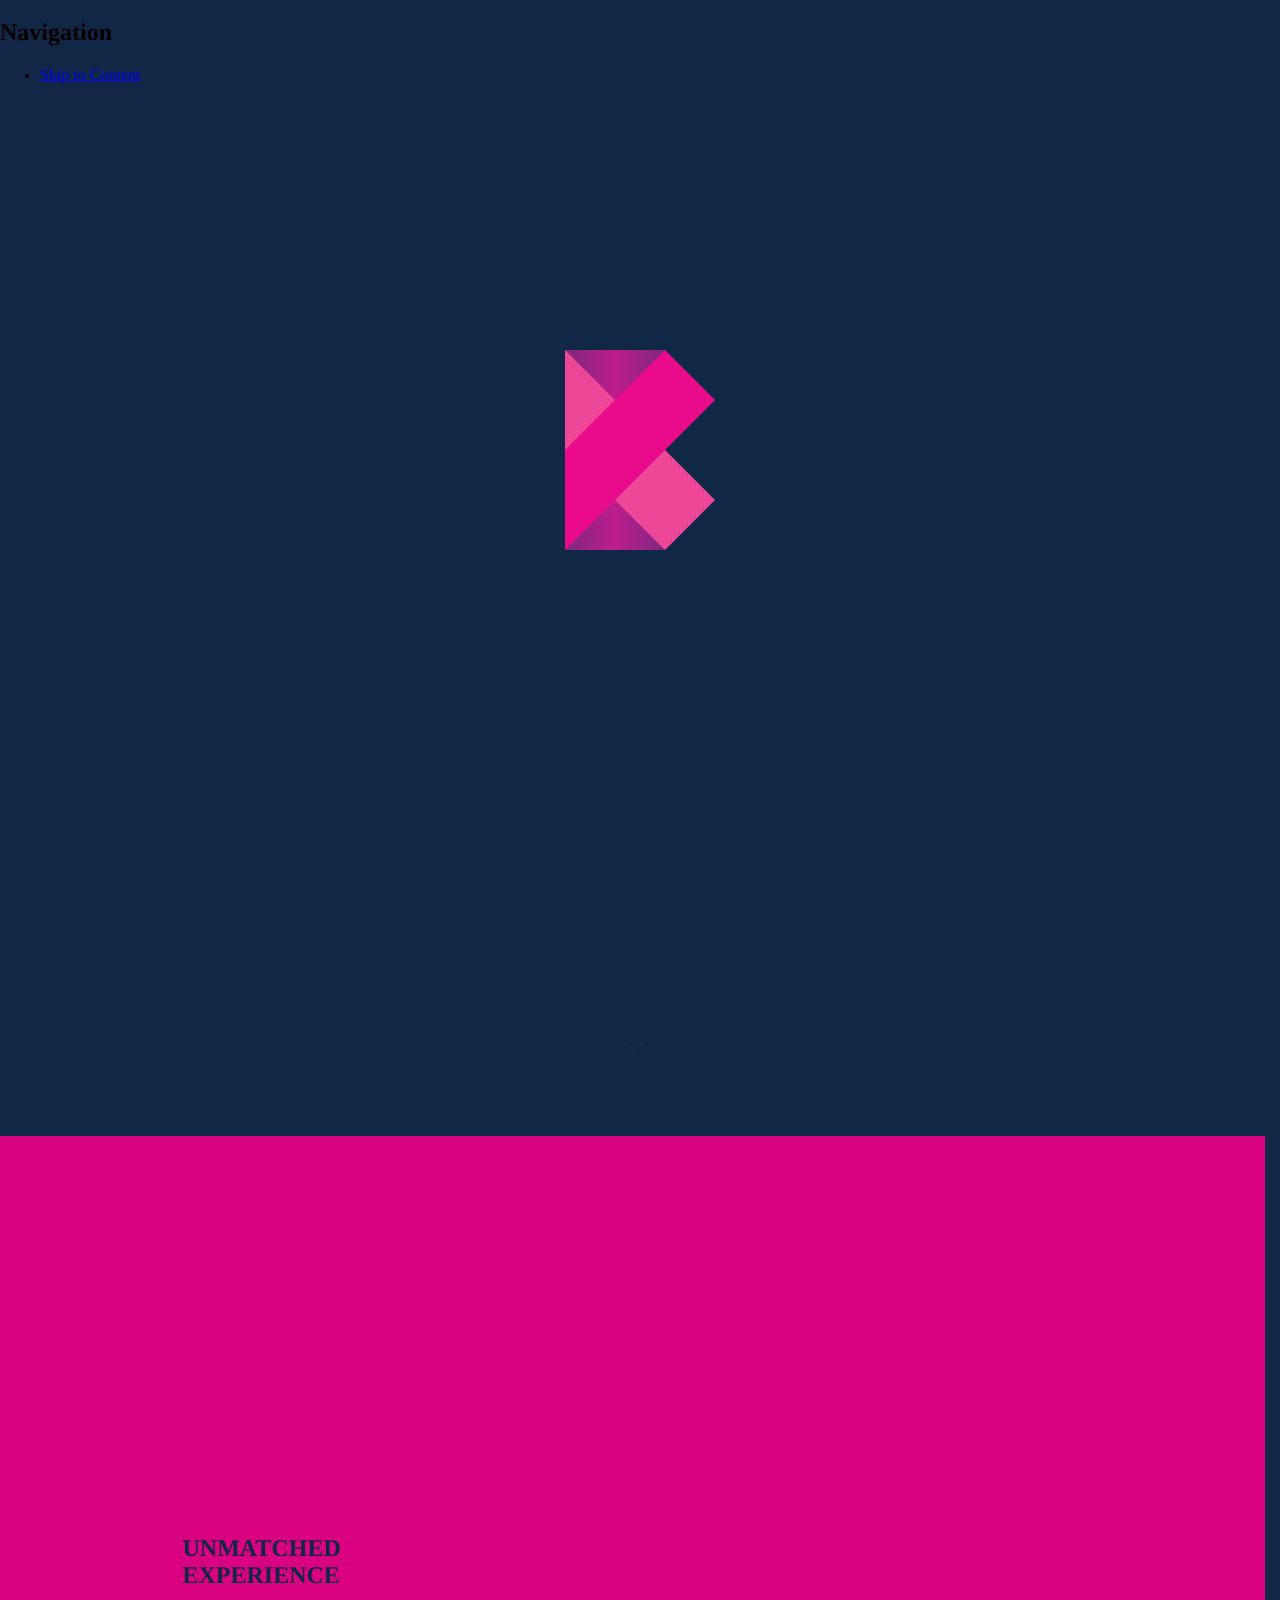
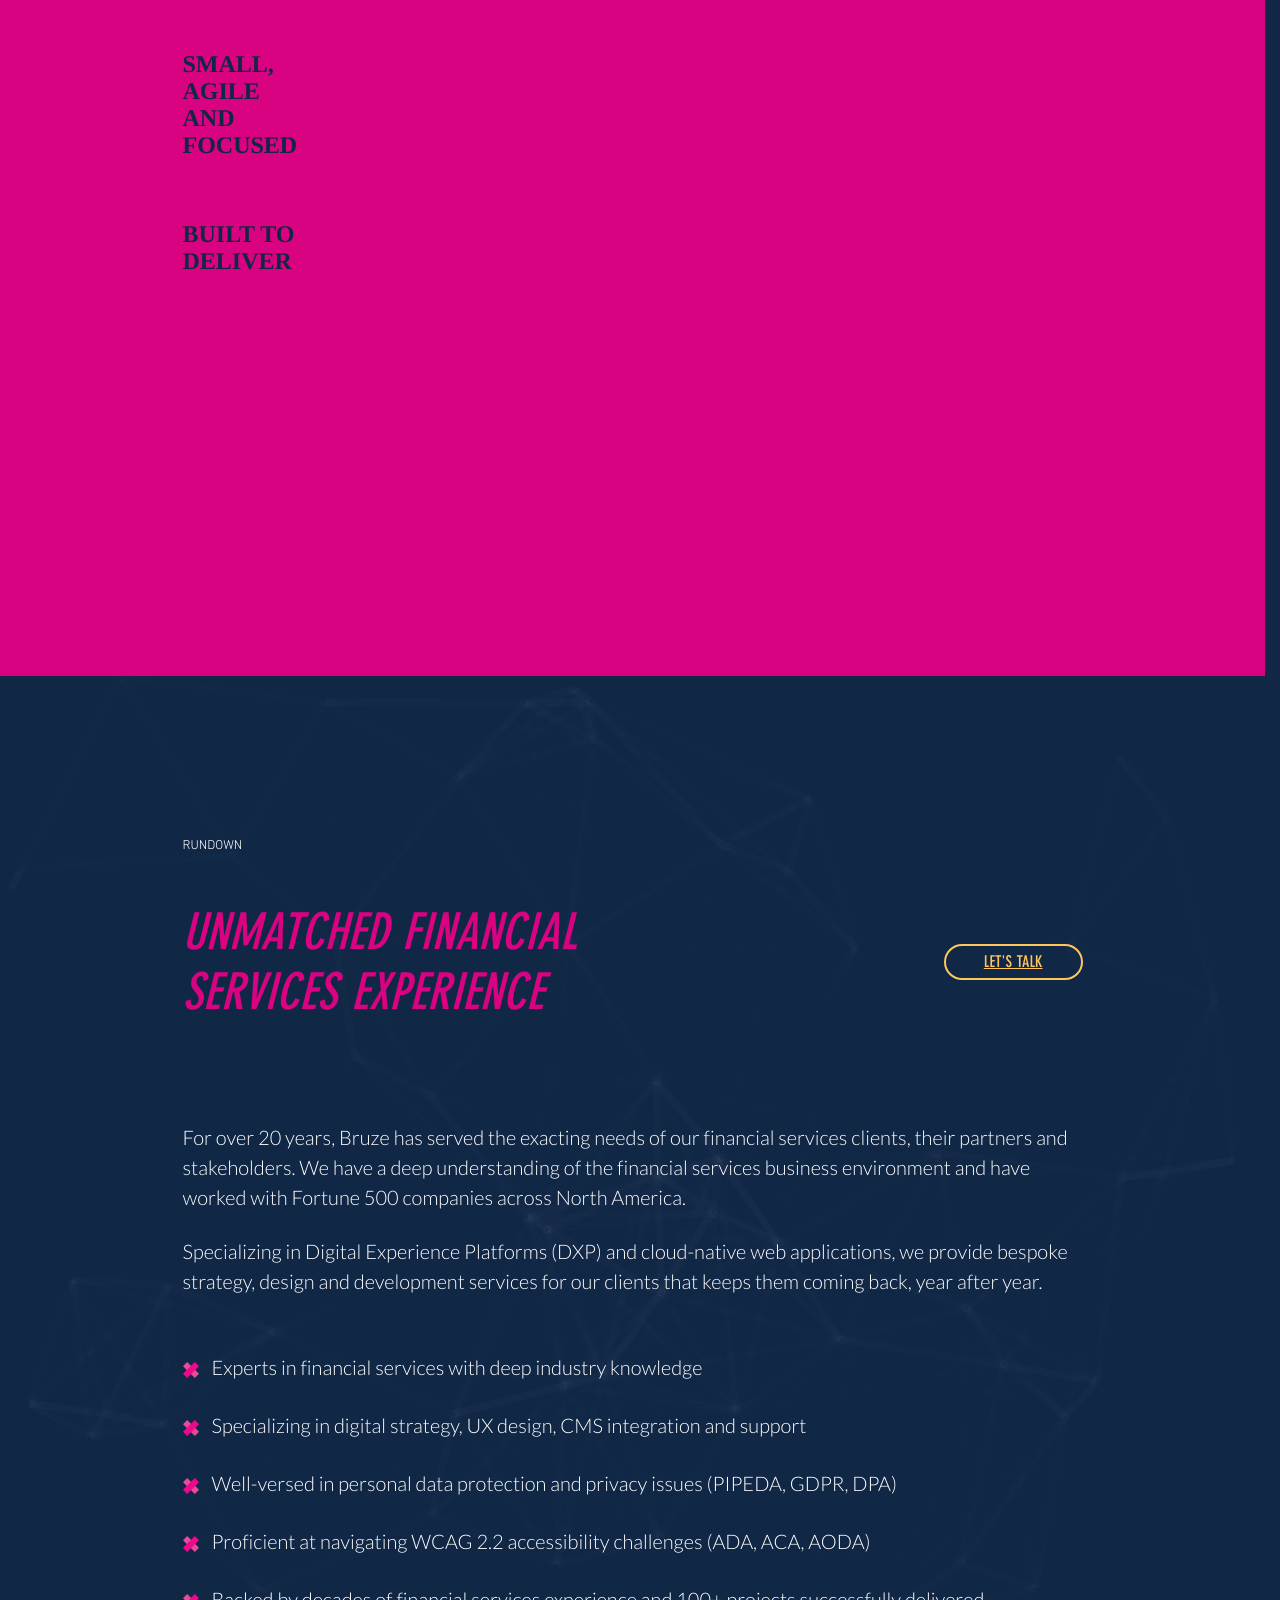
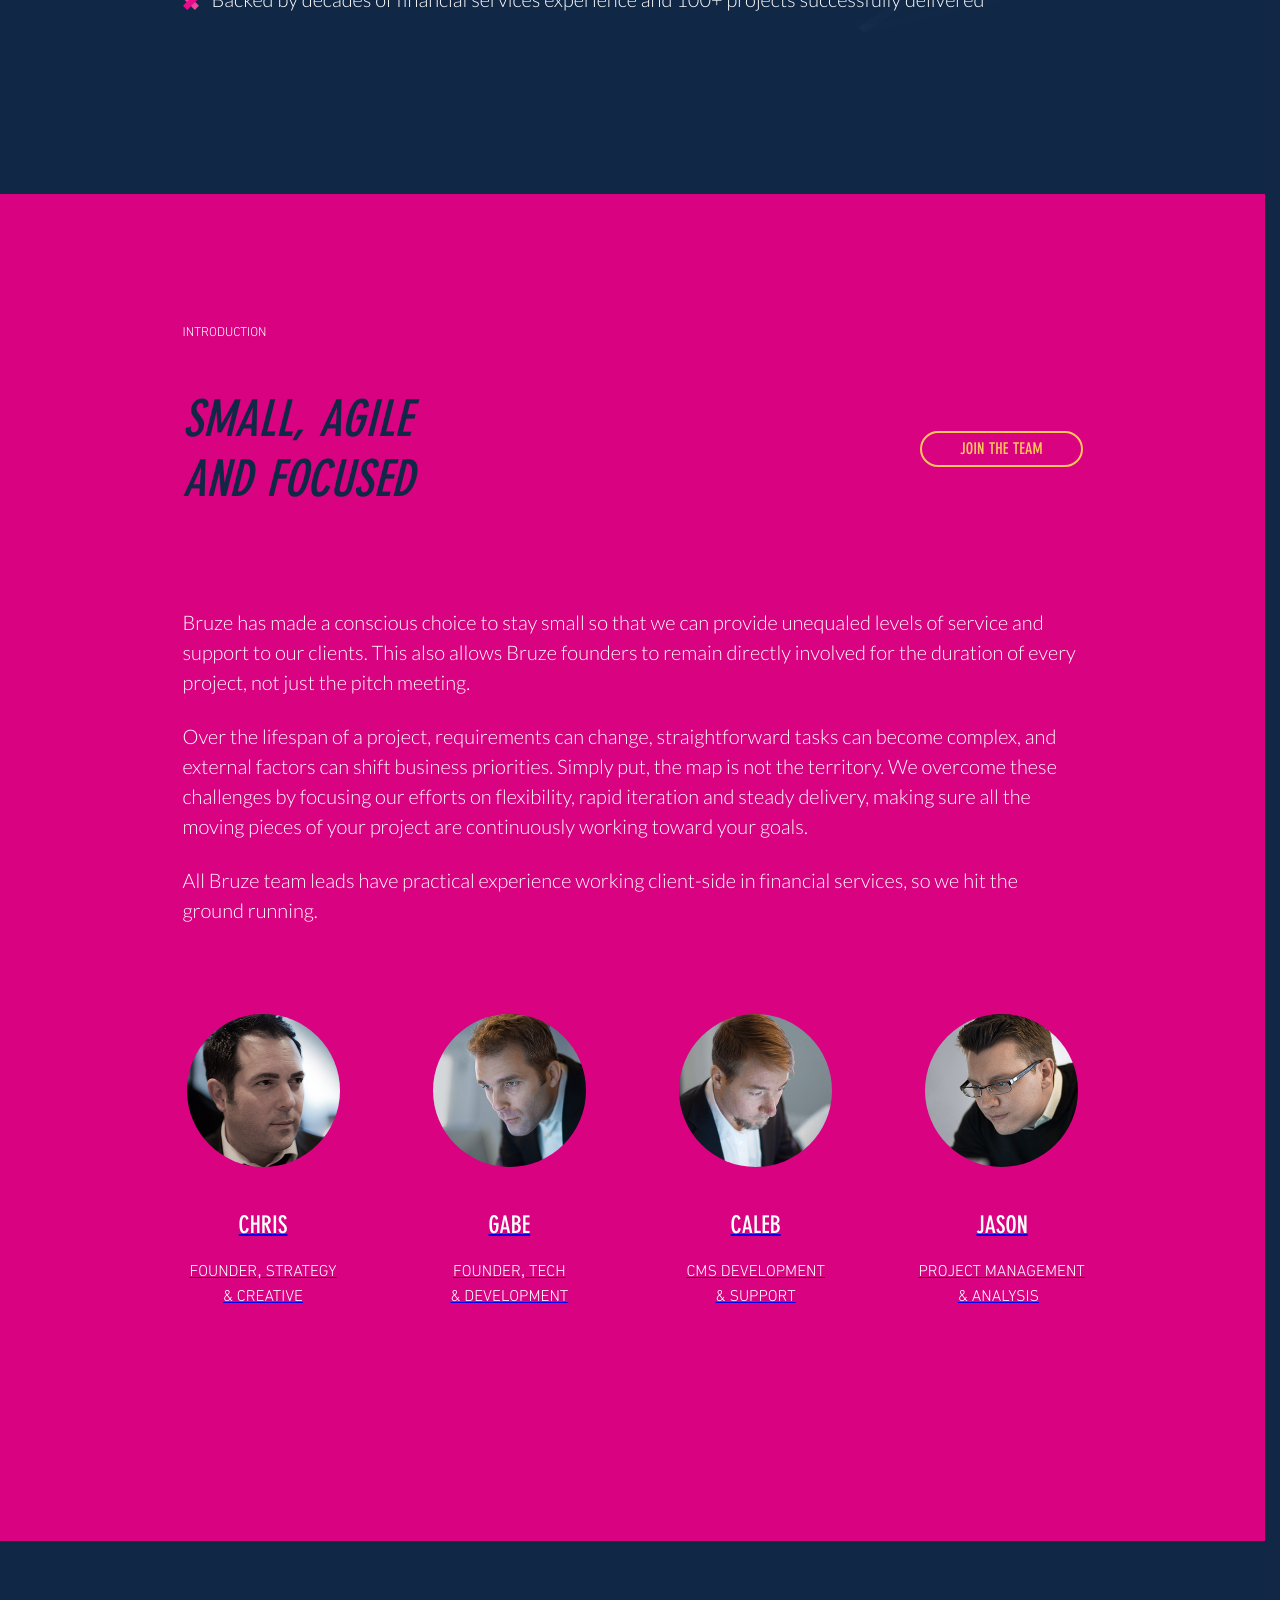
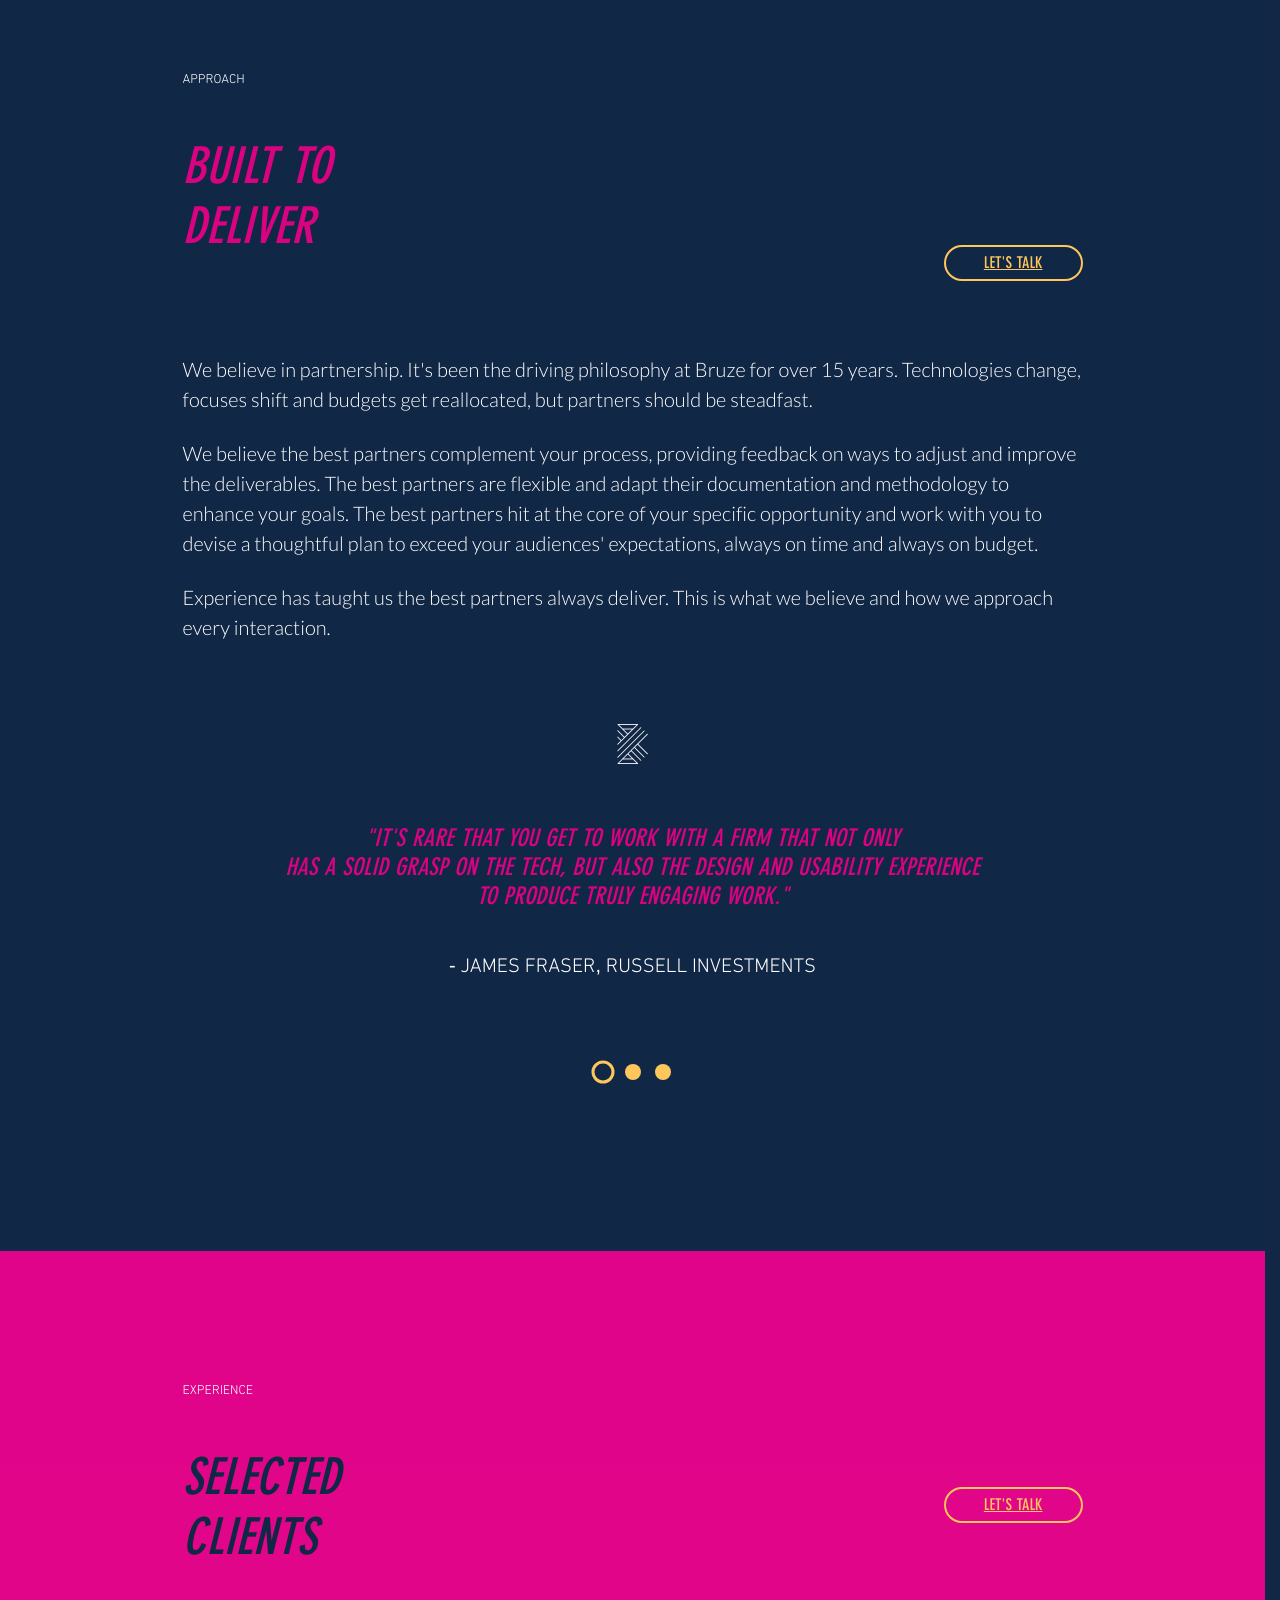
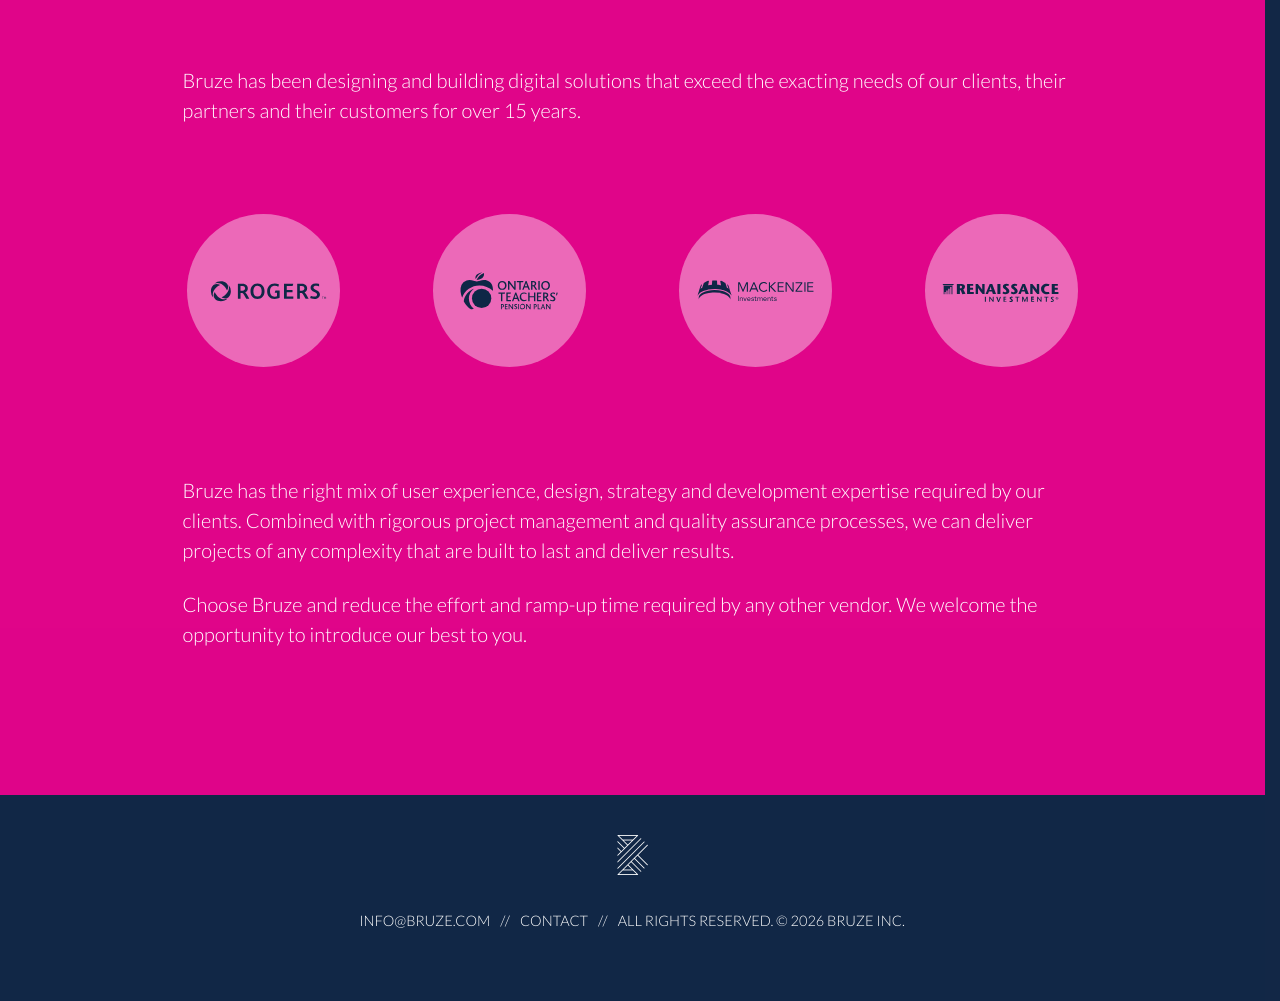
<file: index_long.html>
<!DOCTYPE html>
<html class=" ltr" dir="ltr" lang="en-US">
<head>
	<title>HOME - Bruze</title>
	<meta content="initial-scale=1.0, width=device-width, viewport-fit=cover" name="viewport" />
    <meta name="msapplication-TileColor" content="#d50032">
    <meta name="theme-color" content="#ffffff">
    <link rel="icon" type="image/png" sizes="32x32" href="images/favicon-32x32.png">
    <link rel="icon" type="image/png" sizes="16x16" href="images/favicon-16x16.png">
    <link rel="mask-icon" href="images/safari-pinned-tab.svg?v=2022-05-02" color="#d50032">
    <link rel="shortcut icon" href="images/favicon.ico">
    <meta content="text/html; charset=UTF-8" http-equiv="content-type" />
    <script data-senna-track="permanent" src="js/jquery.min.js" type="text/javascript"></script>
    <link data-senna-track="temporary" href="https://www.bruze.com" rel="canonical" />
    <link data-senna-track="temporary" href="https://www.bruze.com" hreflang="en-US" rel="alternate" />
    <link data-senna-track="temporary" href="https://www.bruze.com" hreflang="x-default" rel="alternate" />
    <link href="images/favicon.ico" rel="icon" />



<link class="lfr-css-file" data-senna-track="temporary" href="https://www.bruze.com/o/bruze-liferay-theme/css/clay.css?browserId=chrome&amp;themeId=bruzeliferay_WAR_bruzeliferaytheme&amp;minifierType=css&amp;languageId=en_US&amp;b=7304&amp;t=1652394392000" id="liferayAUICSS" rel="stylesheet" type="text/css" />



<!-- <link data-senna-track="temporary" href="css/main.css" id="liferayPortalCSS" rel="stylesheet" media="screen" /> -->


<link class="lfr-css-file" data-senna-track="temporary" href="css/main.css" id="liferayThemeCSS" rel="stylesheet" type="text/css" />
<link href="css/template-styles.css" rel="stylesheet" type="text/css" />




	<!-- Global site tag (gtag.js) - Google Analytics -->
	<script async src="https://www.googletagmanager.com/gtag/js?id=G-1YJQTD0RCG"></script>
	<script>
		window.dataLayer = window.dataLayer || [];
		function gtag(){dataLayer.push(arguments);}
		gtag('js', new Date());

		gtag('config', 'G-1YJQTD0RCG');
	</script>
</head>

<body class="chrome controls-visible  yui3-skin-sam guest-site signed-out public-page site">


















































	<nav class="quick-access-nav" id="utcu_quickAccessNav">
		<h1 class="hide-accessible">Navigation</h1>

		<ul>
			
				<li><a href="#main-content">Skip to Content</a></li>
			

			

		</ul>
	</nav>















































































<div class="closed d-print-none lfr-product-menu-panel sidenav-fixed sidenav-menu-slider" id="_com_liferay_product_navigation_product_menu_web_portlet_ProductMenuPortlet_sidenavSliderId"><div class="product-menu sidebar sidenav-menu">







































	

	<div class="portlet-boundary portlet-boundary_com_liferay_product_navigation_product_menu_web_portlet_ProductMenuPortlet_  portlet-static portlet-static-end portlet-borderless  " id="p_p_id_com_liferay_product_navigation_product_menu_web_portlet_ProductMenuPortlet_">
		<span id="p_com_liferay_product_navigation_product_menu_web_portlet_ProductMenuPortlet"></span>




	

	
		
			























<div class="lfr-product-menu-sidebar lfr-applications-menu" id="productMenuSidebar">
	

	<div class="sidebar-body">
		
			
			
		
	</div>
</div>
		
	







	</div>




</div></div>
<div class="form-overlay"><!-- // --></div>
<div class="container" id="wrapper">
	<header id="banner" role="banner">
		<div id="heading">
		</div>


	</header>
		<div class="nav-toggle-container">
		<button
				aria-controls="navigation"
				aria-expanded="false"
				class="btn-monospaced ml-auto navbar-toggler"
				data-target="#bruze-nav"
				data-toggle="collapse"
				type="button">
			<span class="navbar-toggler-icon-line icon-line-1"></span>
			<span class="navbar-toggler-icon-line icon-line-2"></span>
			<span class="navbar-toggler-icon-line icon-line-3"></span>
		</button>
		</div>
<!--<div class="collapse navbar-collapse" id="bruze-nav">
<nav class="sort-pages modify-pages" id="navigation" role="navigation">
	<ul aria-label="Site Pages"  role="menubar">


			<li class="selected" id="layout_5" role="presentation">
				<a aria-labelledby="layout_5" aria-haspopup='true' href="https://www.bruze.com/web/guest/home"  role="menuitem"><span> HOME</span></a>

			</li>


			<li class="" id="layout_14" role="presentation">
				<a aria-labelledby="layout_14"  href="https://dev.bruze.com/#section-2"  role="menuitem"><span> EXPERIENCE</span></a>

			</li>


			<li class="" id="layout_7" role="presentation">
				<a aria-labelledby="layout_7"  href="https://www.bruze.com/#section-3"  role="menuitem"><span> THE RUNDOWN</span></a>

			</li>


			<li class="" id="layout_8" role="presentation">
				<a aria-labelledby="layout_8"  href="https://www.bruze.com/#section-4"  role="menuitem"><span> TEAM</span></a>

			</li>


			<li class="" id="layout_9" role="presentation">
				<a aria-labelledby="layout_9"  href="https://www.bruze.com/#section-5"  role="menuitem"><span> PARTNERSHIP</span></a>

			</li>


			<li class="" id="layout_10" role="presentation">
				<a aria-labelledby="layout_10"  href="https://www.bruze.com/#section-6"  role="menuitem"><span> SELECTED CLIENTS</span></a>

			</li>
	</ul>
</nav>
</div>-->
	<section id="content">
		<h2 class="hide-accessible" role="heading" aria-level="1">HOME</h2>
























































	
	

		

		



















	
		
		
		
		
		

			<div class="bruze-layout" id="main-content" role="main">
	<div class="portlet-layout row">
		<div class="col-md-12 portlet-column portlet-column-only" id="column-1">
			<div class="portlet-dropzone portlet-column-content portlet-column-content-only" id="layout-column_column-1">







































	

	<div class="portlet-boundary portlet-boundary_com_liferay_asset_publisher_web_portlet_AssetPublisherPortlet_  portlet-static portlet-static-end portlet-borderless portlet-asset-publisher bruze-main-assets" id="p_p_id_com_liferay_asset_publisher_web_portlet_AssetPublisherPortlet_INSTANCE_GAuxXmMjW45S_">
		<span id="p_com_liferay_asset_publisher_web_portlet_AssetPublisherPortlet_INSTANCE_GAuxXmMjW45S"></span>




	

	
		
			






































	
		
<section class="portlet" id="portlet_com_liferay_asset_publisher_web_portlet_AssetPublisherPortlet_INSTANCE_GAuxXmMjW45S">


	<div class="portlet-content">

		<div class="autofit-float autofit-row portlet-header">
			<div class="autofit-col autofit-col-expand">
				<h2 class="portlet-title-text">Asset Publisher</h2>
			</div>

			<div class="autofit-col autofit-col-end">
				<div class="autofit-section">
				</div>
			</div>
		</div>

		
			<div class=" portlet-content-container">
				


	<div class="portlet-body">



	
		
			
				
					



















































	

				

				
					
						


	

		






































	
		
			
				































	
		
		

			

			































	































<div class="asset-full-content clearfix mb-5  no-title " data-fragments-editor-item-id="20131-35690" data-fragments-editor-item-type="fragments-editor-mapped-item" >
	<div class="mb-2">
		<h4 class="component-title">
			

			

			

				

				<span class="d-inline-flex">
					
































				</span>
			
		</h4>
	</div>

	<span class="asset-anchor lfr-asset-anchor" id="35693"></span>

	

	<div class="asset-content mb-3">
		









































<div class="journal-content-article " data-analytics-asset-id="35372" data-analytics-asset-title="Intro" data-analytics-asset-type="web-content">
	

	<script type="text/javascript" language="javascript">
        var brz = {};

        function getHash() {
            var hash = '';
            if(window.location.hash.length > 0) {
                hash = window.location.hash;
                hash = hash.substring(hash.toString().lastIndexOf('#') + 1, hash.toString().length); // trim anything before the hash because of <= IE8 bug
                hash = hash.substring(hash.toString().lastIndexOf('!') + 1, hash.toString().length); // trim anything before the hash because of <= IE8 bug
            }
        
            return hash;
        }

        function freeze() { 
            var scrollbarWidth = window.innerWidth - document.documentElement.clientWidth;
            $("body").addClass("freeze").css({
                paddingRight: scrollbarWidth + 'px'
            })
            $('.vertical-centering-line').css({
                'left': 'calc(50% - calc((' + scrollbarWidth + 'px)/2))'
            });
        }

        function thaw() {

            var scrollbarWidth = window.innerWidth - document.documentElement.clientWidth;
            $("body").removeClass("freeze").css({
                paddingRight: 0
            })
            $('.vertical-centering-line').css({
                'left': 'calc(50% - calc((' + scrollbarWidth + 'px)/2))'
            });
        }
        function logoChevron(){

            window.logoPositionBottom = $(".icon-bruze-logo-lg").height() + Math.floor($('.icon-bruze-logo-lg').offset().top);
            window.downChevronPosition =   Math.floor($('.down-chevron').offset().top);
            window.logoChevronDiff = window.downChevronPosition - window.logoPositionBottom;

            if( window.logoChevronDiff >= 45 ){
                    $(".down-chevron a").fadeIn(500);
            }else{
                $(".down-chevron a").fadeOut(100);  
            }
        }


            $(document).ready(function() {
                        var section1 = $('#section-1');
                        var section2 = $('#section-2');
                        var realHeight = $(window).height();
                        var cssHeight = $('#section-1').css('height');
                        var bodyScroll = $(window).scrollTop();
                    
                logoChevron();

        $(".section-7-mail").on('focus', function(){
            $("span.section-7").attr('tabindex','-1');
            })

            window.section2Offset = Math.floor($("#section-2").offset().top);
            window.logoPos = Math.floor($("div.logo").offset().top);
            window.taglineOnTrigger = Math.floor($("#section-2 .headings-box h2:first-child").offset().top) - $('div.logo').height();
            window.taglineOffTrigger = Math.floor($("#section-2 .headings-box h2:last-of-type").offset().top);
            window.taglineOffTriggerHeight = Math.floor($("#section-2 .headings-box h2:last-of-type").height());
            window.taglineOffTriggerBottom = window.taglineOffTriggerHeight + window.taglineOffTrigger;
            $(".form-overlay").attr("id", "form-overlay");
            $(".contact-x a").attr("id", "contact-x");
            $(".join-x a").attr("id", "join-x");
            brz.navigation.init();
            $("#bruze-nav li a").each(function() {
                var oldlink = $(this).attr("href");
                if(oldlink.includes("#")) {
                    newlink = oldlink.split("#");
                    newlink = "#" + newlink[`1`];
                    var newhref = $(this).attr("href", newlink);
                } else {
                    $(this).attr("href", "#section-1");
                }
            });
            $('button.btn-monospaced.ml-auto.navbar-toggler').on('click', function() {
                $("#bruze-nav").css({
                    opacity: 1
                });
                var toggleContainer = $(".nav-toggle-container");
                if(toggleContainer.hasClass("open")) {
                    toggleContainer.removeClass("open");
                } else {
                    toggleContainer.addClass("open")
                }
            })
            $("#bruze-nav ul li a").on("click", function(e) {
                if($(this).parent("li").hasClass("selected")) {
                    e.preventDefault();
                    setTimeout(function() {
                        $("button.btn-monospaced.ml-auto.navbar-toggler").click();
                    }, 500);
                } else {
                    $("nav li.selected").removeClass("selected");
                    $(this).parent().addClass("selected");
                    setTimeout(function() {
                        $("button.btn-monospaced.ml-auto.navbar-toggler").click();
                    }, 1000);
                }
            });
            $("a.back-to-top-button").on('click', function(e) {
                e.preventDefault();
                $(".back-to-top-button").addClass("inactive");
                $("#wrapper").attr("tabindex", '0');
                $("#wrapper").focus();
                var top = window.scrollTop;
                $('html').css('scroll-behavior', 'auto');
                $('html, body').animate({
                    scrollTop: 0
                }, 500, "swing", function() {
                    $('html').css('scroll-behavior', '');
                });
            });
            var teamLeads = $("#team-leads li.no-focus > a");
            teamLeads.on("click", function(e) {
                e.preventDefault();
                window.originHash = getHash();
                window.position = $(window).scrollTop();
                if($("#section-4").hasClass("overlay-effect") && $(this).parent().hasClass("no-focus")) {
                    return;
                } else if($(this).parent("li").hasClass("team-lead-on")) {
                    return;
                } else {
                    $(this).removeClass("no-focus");
                    freeze();
                    var bioOffset = window.scrollY;
                    $("body").attr("offset", bioOffset);
                    $(this).parent().removeClass("no-focus");
                    $('.navbar-toggler').fadeOut(10);
                    $("#section-4 .overlay-teams").hide().fadeIn(400).css({
                        'z-index': '10'
                    });
                    $("#section-4").css({
                        'z-index': 'unset'
                    });
                    $("#section-4 ul li").css({
                        float: 'left',
                        'clear': 'none'
                    });
                    $(this).parent().addClass("team-lead-on");
                    $(".team-lead-on .team-member-card").hide().fadeIn(400);
                    
                }
            });

            $(".contact-button a,.left-contact-button, a.contact-us").on("click", function(e) {
                e.preventDefault();
                $(this).addClass("inactive");
                $(".click-origin").removeClass("click-origin");
                var target = e.target;
                if($(target).hasClass("section-7")){
                    window.originHash = "section-7 li span.section-7";
                    $('#section-7 li span.section-7').attr('tabindex','0');
                } else{
                    window.originHash = getHash();
                }
                
                window.position = $(window).scrollTop();
            
                $(".contact-form-modal-container").attr('tabindex', '0').focus();
                $(".contact-form").addClass("mobile-form-backdrop");
                $(".contact-form .contact-form-modal-container").addClass("show");
                $(".overlay-teams").hide().fadeIn(400);
                $("#section-4").css({'z-index':'5'});
                $("button.btn-monospaced.ml-auto.navbar-toggler").css({
                    'z-index': '4'
                });
                freeze();
            });
            $(".team-member-card-x a, .overlay-teams, .form-overlay, .contact-form .contact-x a, .join-us-form .join-x a").on("click", function(e) {
                e.preventDefault();
            
            
                $(".team-lead-on .team-member-card").css({
                    'display': 'block'
                }).addClass("fade");
                $(".fade").fadeOut(300).removeClass("fade");
                $('.navbar-toggler').fadeIn(100);
                $("#section-4 ul li").css({
                    float: 'left'
                });
                $('#section-5').css({
                    'z-index': 4
                });
                $("ul#team-leads li.team-lead-on").removeClass("team-lead-on");
                $("#section-4").css({
                    'z-index': '3'
                });
                $("#section-4 .overlay-teams").removeClass('show').css({
                    'display': 'block'
                }).fadeOut(300);
                $("#team-leads li").addClass("no-focus");

                $(".inactive").removeClass("inactive");
                $(".click-origin").removeClass("click-origin");
                $(".contact-form .contact-form-modal-container").removeClass("show");
                $(".contact-form").removeClass("mobile-form-backdrop");
                $(".join-us-form").removeClass("mobile-form-backdrop");
                $(".join-us-form-modal-container").removeClass("show");
                $(".overlay-teams").fadeOut(400);
                $(".left-contact-button,.back-to-top-button:nth-of-type(1), .back-to-top-button:nth-of-type(2)").css({'z-index':'5'});
                $(".contact-form-modal-container form, .join-us-form-modal-container").find('input,textarea,option').val("");
                $("button.btn-monospaced.ml-auto.navbar-toggler").css({
                    'z-index': '7'
                });
            
                $(".join-team a, .contact-button a, a.left-contact-button").blur();
                $("button.btn-monospaced.ml-auto.navbar-toggler").css({
                    'z-index': '7'
                });
                if( ($(this).parents().hasClass("join-x")) || ($(this).parents().hasClass("contact-x")) || ($(this).hasClass("overlay-teams")) ){
                    var eleM = $("#" + window.originHash);
                    $(eleM).focus();
                    $(window).scrollTop(window.position);
                };
                thaw();
            });
            $(".join-team a").on("click", function(e) {
                e.preventDefault();
                window.originHash = getHash();
                window.position = $(window).scrollTop();
                var ul = $("#join-us-form-dropdown ul");
                if(ul.hasClass('trimmedList')){
                }else{
                    $("#join-us-form-dropdown ul").addClass("trimmedList").find("li:first-child").remove();
                }
                /**/
                $("#join-us-form-dropdown").parent("div").parent("div").addClass("dropdowner");
                $(".dropdowner").detach().appendTo(".join-us-form-modal-container .portlet-boundary:nth-of-type(2) section.portlet .portlet-content .portlet-forms");
                /**/
                $(".click-origin").removeClass("click-origin");
                $(this).addClass("inactive");
                $(".join-us-form-modal-container").attr('tabindex', '0').focus();
                $(" .join-us-form-modal-container").addClass("show");
                $(".join-us-form").addClass("mobile-form-backdrop");
                $(".overlay-teams").fadeIn(300);
                $("#section-4").css({'z-index':'5'});
                $("button.btn-monospaced.ml-auto.navbar-toggler").css({
                    'z-index': '4'
                });
                freeze();
                
            });

            const  focusableElements = 'button, [href], input, select, textarea, [tabindex]:not([tabindex="-1"])';
            const modal = document.querySelector('.contact-form-modal-container'); 

            const firstFocusableElement = modal.querySelectorAll(focusableElements)[0]; // get first element to be focused inside modal
            const focusableContent = modal.querySelectorAll(focusableElements);
            const lastFocusableElement = focusableContent[focusableContent.length - 1]; // get last element to be focused inside modal


            document.addEventListener('keydown', function(e) {
            
                let isTabPressed = e.key === 'Tab' || e.keyCode === 9;

            if (!isTabPressed) {
                return;
            }
            const t = $(document.activeElement);
            if (e.shiftKey) { // if shift key pressed for shift + tab combination
                if (($(document.activeElement).attr("id")=="join-x") ) {
                $(".join-us-form-modal-container button.lfr-ddm-form-submit").focus(); // add focus for the last focusable element

                e.preventDefault();
                
                }else if($(document.activeElement).hasClass("card-x")){
                    t.focus();
                    e.preventDefault();
                    
                }else if (document.activeElement === firstFocusableElement) {
                lastFocusableElement.focus(); // add focus for the last focusable element
                e.preventDefault();
            
                }
            } else { // if tab key is pressed
                if ($(document.activeElement).hasClass("lfr-ddm-form-submit") && $(".join-us-form-modal-container").hasClass("show")) { // if focused has reached to last focusable element then focus first focusable element after pressing tab
                $("#join-x").focus(); // add focus for the first focusable element
                e.preventDefault();
                
                }else if($(document.activeElement).hasClass("card-x")){
                    t.focus();
                    e.preventDefault();
                    
                }else if (document.activeElement === lastFocusableElement) { // if focused has reached to last focusable element then focus first focusable element after pressing tab
                firstFocusableElement.focus(); // add focus for the first focusable element
                e.preventDefault();
                
                }
            }
            });
        // -- End Focus Trap -- //
        

        });

        brz.navigation = (function() {
            window.selected;
            window.viewportHeight;

            function setupSectionNav() {
                window.sections = [];
                // create array of sections
                $('div[id^=section]').each(function(i) {
                    var t = $(this);
                    var id = t.attr('id');
                    var top = t.offset().top;
                    if(id != undefined) {
                        window.sections.push({
                            'id': id,
                            'top': top
                        });
                    }
                });
            }

            function scrollHeader() {
                logoChevron();
            
                window.logoPosition = Math.floor($('.icon-bruze-logo-lg').offset().top); {
                    if((window.logoPosition > window.taglineOnTrigger) && (window.logoPosition < window.taglineOffTriggerBottom)) {
                        $('.tagline').addClass("show");
                    } else {
                        $('.tagline').removeClass("show");
                    }
                }

                window.viewportHeight = $(window).height();
                setSelected();
                var sum = Math.ceil(window.innerHeight + window.scrollY);
                var sectionHeight1 = $('#section-1').height();
                var sectionHeight2 = $('#section-2').height();
                var windowOffset = window.scrollY;
                var sectionHeights12 = sectionHeight1 + sectionHeight2;
                
            }
            function resizeWindow() {
                $(window).resize(function() {
                    logoChevron();
                    var realHeight = $(window).height();
                    var cssHeight = $('#section-1').css('height');

                
                    $('#section-1').css({'height':realHeight + 'px'});
                    $('.logo').css({'top':realHeight * 0.5 + 'px'});

                })

            }

            function setSelected() {

                var top = $(document).scrollTop();
                for(var i = 0; i < window.sections.length; i++) {
                    if(top >= parseInt(window.sections[i].top) - (Math.round(window.viewportHeight * .30))) {
                        window.selected = sections[i].id;
                    }
                }
                var selectedSection = $('.selectedSection').attr('id');
                if(selectedSection != window.selected) {
                    $('.selectedSection').removeClass('selectedSection');
                    $('#' + window.selected).addClass('selectedSection linesAdded');
                    var section = window.selected;
                    window.sectionNumber = section.slice(-1);
                    window.sectionNumber = parseInt(window.sectionNumber);
                    var selectedHref = $("#bruze-nav li.selected a").attr("href");
                    $("#bruze-nav li a").each(function() {
                        if(!($(this).attr("href").includes(parseInt(window.sectionNumber) + 0))) {
                            $(this).parent("li").removeClass("selected");
                        } else {
                            $(this).parent("li").addClass("selected");
                        }
                        if($("nav li").hasClass("selected")) {
                            // window.location.hash = sectionClean;
                            var newUrlHash = $("nav li.selected a").attr("href");
                            window.history.pushState(null, null, newUrlHash);
                        }
                    })
                    if(window.sectionNumber <= 1) {
                        
                        $('.left-contact-button, .back-to-top-button ').fadeOut(500).css({
                            //  transform:'translateX(130vw) rotate(90deg)',
                            //  transition:'all 750ms'
                        });
                        $(".down-chevron.top-chevron").fadeIn(200).removeClass("inactive");
                        $(".back-to-top-button").removeClass("inactive");

                        $(".linesAdded").removeClass("linesAdded");
                    } else if( $("back-to-top-button").hasClass("inactive") ){
                        // Don't do anything til it finishes scrolling top 
                    } else{
                    
                        $('.left-contact-button, .back-to-top-button').fadeIn(500).css({
                            //   transform:'translateX(0vw) rotate(90deg)',
                            //   transition:'all 750ms'
                        })
                        
                        $(".down-chevron.top-chevron").fadeOut(200);
                    };
                }
            }

            // Detect request animation frame
            var init = function() {
                resizeWindow();
                setupSectionNav();
                scrollHeader();
                window.addEventListener('scroll', scrollHeader, false);
            }
            return {
                init: init
            }
        })();
        </script>


<div class="cross vertical-centering-line"></div>
<div class="cross horizontal-centering-line"></div>
<div class="device"></div>

<div id="section-1" class="section">
    
     <div class="somebutton">
            <div class="top-chevron down-chevron">
                <a aria-label="Next" href="#section-2" target="_self">
                    <span aria-disabled="true" data-icon-2="&gt;"></span>
                </a>                                                                                                  
            </div>
    </div> 
  
    <div class="inner">
        <div class="logo">
            <div class="icon-bruze-logo-ribbon"></div>
        </div>    
    </div>
</div>
</div>








	</div>

	

	

	

	

	

	

	

	

	
</div>



	































<div class="asset-full-content clearfix mb-5  no-title " data-fragments-editor-item-id="20131-35708" data-fragments-editor-item-type="fragments-editor-mapped-item" >
	<div class="mb-2">
		<h4 class="component-title">
			

			

			

				

				<span class="d-inline-flex">
					
































				</span>
			
		</h4>
	</div>

	<span class="asset-anchor lfr-asset-anchor" id="35711"></span>

	

	<div class="asset-content mb-3">
		









































<div class="journal-content-article " data-analytics-asset-id="35392" data-analytics-asset-title="Experience" data-analytics-asset-type="web-content">
	

<div id="section-2" class="section" tabindex="0">
  
    <div class="content">
        
        <div class="logo">
            <div class="icon-bruze-logo-lg"><!--//--><h1>BRUZE</h1></div>
            <div class="tagline">BACKED BY EXPERIENCE</div>
        </div>
        <div class="headings-box">
            <h2>UNMATCHED EXPERIENCE</h2>
            <div class="line"></div>
            <h2>SMALL, AGILE AND FOCUSED</h2>
            <div class="line"></div>
            <h2>BUILT TO DELIVER</h2>
        </div>
        
    </div>
   
     
</div>
 <a tabindex="-1" class="left-contact-button" href="#" >
        <span>contact</span>
        <span>contact</span>    
    </a>
    <div class="back-to-top">
        <a  tabindex="-1" href="#" class="back-to-top-button">
            <span aria-hidden="true"  data-icon-2="">>
            </span>
            <span aria-hidden="true" data-icon-2="">>
            </span>
        </a>    
    </div>
</div>








	</div>

	

	

	

	

	

	

	

	

	
</div>



	































<div class="asset-full-content clearfix mb-5  no-title " data-fragments-editor-item-id="20131-35726" data-fragments-editor-item-type="fragments-editor-mapped-item" >
	<div class="mb-2">
		<h4 class="component-title">
			

			

			

				

				<span class="d-inline-flex">
					
































				</span>
			
		</h4>
	</div>

	<span class="asset-anchor lfr-asset-anchor" id="35729"></span>

	

	<div class="asset-content mb-3">
		









































<div class="journal-content-article " data-analytics-asset-id="35411" data-analytics-asset-title="Rundown" data-analytics-asset-type="web-content">
	

	<div id="section-3" class="section" tabindex="0">


    <div id="particles-js"></div>
    <script src="js/particles.min.js"></script>
    <script>
        particlesJS("particles-js", {
            "particles": {
                "number": {
                    "value": 20,
                    "density": {
                        "enable": true,
                        "value_area": 500
                    }
                },
                "color": {
                    "value": "#ffffff"
                },
                "shape": {
                    "type": "square",
                    "stroke": {
                        "width": 0,
                        "color": "#000000"
                    },
                    "polygon": {
                        "nb_sides": 3
                    },
                    "image": {
                        "src": "img/github.svg",
                        "width": 100,
                        "height": 100
                    }
                },
                "opacity": {
                    "value": 0.015,
                    "random": false,
                    "anim": {
                        "enable": false,
                        "speed": 1,
                        "opacity_min": 0.015,
                        "sync": false
                    }
                },
                "size": {
                    "value": 6,
                    "random": true,
                    "anim": {
                        "enable": false,
                        "speed": 25,
                        "size_min": 6.39,
                        "sync": false
                    }
                },
                "line_linked": {
                    "enable": true,
                    "distance": 350,
                    "color": "#ffffff",
                    "opacity": 0.015,
                    "width": 8
                },
                "move": {
                    "enable": true,
                    "speed": 1,
                    "direction": "none",
                    "random": true,
                    "straight": false,
                    "out_mode": "out",
                    "bounce": false,
                    "attract": {
                        "enable": false,
                        "rotateX": 600,
                        "rotateY": 1200
                    }
                }
            },
            "interactivity": {
                "detect_on": "canvas",
                "events": {
                    "onhover": {
                        "enable": false,
                        "mode": "repulse"
                    },
                    "onclick": {
                        "enable": false,
                        "mode": "push"
                    },
                    "resize": true
                },
                "modes": {
                    "grab": {
                        "distance": 400,
                        "line_linked": {
                            "opacity": 1
                        }
                    },
                    "bubble": {
                        "distance": 400,
                        "size": 40,
                        "duration": 2,
                        "opacity": 8,
                        "speed": 3
                    },
                    "repulse": {
                        "distance": 200,
                        "duration": 0.4
                    },
                    "push": {
                        "particles_nb": 4
                    },
                    "remove": {
                        "particles_nb": 2
                    }
                }
            },
            "retina_detect": true
        });
    </script>

    <div class="content">
        <h2>RUNDOWN</h2>
        <div class="headings-box">
            <h3>UNMATCHED FINANCIAL SERVICES EXPERIENCE</h3>
             <div class="button contact-button contact-button-desktop">
                <a href="#">LET'S TALK</a>
            </div>
        </div>
        <div class="line"></div>
       
        <div class="paragraph"><p>For over 20 years, Bruze has served the exacting needs of our financial services clients, their partners and stakeholders. We have a deep understanding of the financial services business environment and have worked with Fortune 500 companies across North America.</p><p>Specializing in Digital Experience Platforms (DXP) and cloud-native web applications, we&nbsp;provide bespoke strategy, design and development services for our clients that keeps them coming back, year after year.</p><ul><li><span>Experts in financial services with deep industry knowledge</span></li><li><span>Specializing in digital strategy, UX design, CMS integration and support </span></li><li><span>Well-versed in personal data protection and privacy issues (PIPEDA, GDPR, DPA)</span></li><li><span>Proficient at navigating WCAG 2.2 accessibility challenges (ADA, ACA, AODA)</span></li><li><span>Backed by decades of&nbsp;financial services experience and 100+ projects successfully delivered</span></li></ul></div>

        <div class="mobile-button-container">
            <div class="button contact-button contact-button-mobile">
                <a href="#">LET'S TALK</a>
            </div>
        </div>
    </div>
 
</div>
</div>








	</div>

	

	

	

	

	

	

	

	

	
</div>



	































<div class="asset-full-content clearfix mb-5  no-title " data-fragments-editor-item-id="20131-42908" data-fragments-editor-item-type="fragments-editor-mapped-item" >
	<div class="mb-2">
		<h4 class="component-title">
			

			

			

				

				<span class="d-inline-flex">
					
































				</span>
			
		</h4>
	</div>

	<span class="asset-anchor lfr-asset-anchor" id="42913"></span>

	

	<div class="asset-content mb-3">
		









































<div class="journal-content-article " data-analytics-asset-id="42906" data-analytics-asset-title="Team Leads" data-analytics-asset-type="web-content">
	

    <div id="section-4" class="section selectedSection" tabindex="0">
      
        <div class="content">
            <div class="vertical-align-center">
                <div id="overlay-teams" class="overlay-teams"><!-- // --></div>
                <h2>INTRODUCTION</h2>
                <div class="headings-box">
                    <h3>SMALL, AGILE AND FOCUSED</h3>
                    <div class="button join-team join-team-desktop"><a href="#">JOIN THE TEAM</a></div>
                </div>
                <div class="line"></div>
                <div class="team-article"><p>Bruze has made a conscious choice to stay small so that we can provide unequaled levels of service and support to our clients. This also allows Bruze founders to remain directly involved for the duration of every project, not just the pitch meeting.</p><p>Over the lifespan of a project, requirements can change, straightforward tasks can become complex, and external factors can shift business priorities. Simply put, the map is not the territory. We overcome these challenges by focusing our efforts on flexibility, rapid iteration and steady delivery, making sure all the moving pieces of your project are continuously working toward your goals.</p><p>All Bruze team leads have practical experience working client-side in financial services, so we hit the ground running.</p></div>
                <ul class="row" id="team-leads">
            
                                <li class="col-xs-12 col-sm-6 col-md-6 col-lg-3 no-focus">
                                    <a href="#" aria-label="Open profile of Christopher Blyth">
                                        <span style="background-image:url('images/chris.jpg')"></span>
                                        <strong>CHRIS</strong>
                                        <p class="job-position">FOUNDER, STRATEGY<br>& CREATIVE</p>
                                    </a>
                                <!-- // overlay bios // -->
                                      
                             <div class="team-member-card">
                                <div class="member-scroller">
                                    <div class="team-member-card-x">
                                        <a href="#" title="close" class="card-x"><span>&times;</span>
                                        </a>
                                    </div>
                                    <div class="member-card-content-area">
                                        <div class="team-member-info">
                                            <div class="team-member-photo" 
                                            style="background-image:url('images/chris.jpg')"></div>
                                            <div class="team-member-info-text">
                                                <strong>Christopher Blyth</strong>
                                                <p>FOUNDER, STRATEGY<br>& CREATIVE</p>
                                            </div>
                                        </div>
                                        <div class="team-member-bio">
                                        <p>Christopher&nbsp;Blyth has over 20 years of experience in the financial services industry and a record of outstanding results in brand management, creative execution, strategy, and the marketing of intangibles such as value, trust, and integrity.</p><p>Comfortable working at the executive level, Chris has sat on executive and strategic planning committees, global design boards and brings proven leadership competencies, sound judgment, and solid strategy development experience with a commitment to achieving client goals.</p>
                                        </div>
                                    </div>  
                                <div>      
                            </div>
                                </li>
                               
                        
            
                                <li class="col-xs-12 col-sm-6 col-md-6 col-lg-3 no-focus">
                                    <a href="#" aria-label="Open profile of Gabriel Logan-Wright">
                                        <span style="background-image:url('images/gabe.jpg')"></span>
                                        <strong>GABE</strong>
                                        <p class="job-position">FOUNDER, TECH<br>& DEVELOPMENT</p>
                                    </a>
                                <!-- // overlay bios // -->
                                      
                             <div class="team-member-card">
                                <div class="member-scroller">
                                    <div class="team-member-card-x">
                                        <a href="#" title="close" class="card-x"><span>&times;</span>
                                        </a>
                                    </div>
                                    <div class="member-card-content-area">
                                        <div class="team-member-info">
                                            <div class="team-member-photo" 
                                            style="background-image:url('images/gabe.jpg')"></div>
                                            <div class="team-member-info-text">
                                                <strong>Gabriel Logan-Wright</strong>
                                                <p>FOUNDER, TECH<br>& DEVELOPMENT</p>
                                            </div>
                                        </div>
                                        <div class="team-member-bio">
                                        <p>Gabriel Logan-Wright is a seasoned development and multimedia professional with over 20 years experience building, architecting and delivering complex projects, from concept to implementation, within the financial services industry.</p><p>Using both current and emerging web technologies, Gabriel brings agility, flexibility, commitment to innovation, and cost-effective implementation solutions to all initiatives; strengths that have been put to good use in the successful delivery of hundreds of projects for our clients.</p>
                                        </div>
                                    </div>  
                                <div>      
                            </div>
                                </li>
                               
                        
            
                                <li class="col-xs-12 col-sm-6 col-md-6 col-lg-3 no-focus">
                                    <a href="#" aria-label="Open profile of Caleb Hamilton">
                                        <span style="background-image:url('images/caleb.jpg')"></span>
                                        <strong>CALEB</strong>
                                        <p class="job-position">CMS DEVELOPMENT<br>& SUPPORT</p>
                                    </a>
                                <!-- // overlay bios // -->
                                      
                             <div class="team-member-card">
                                <div class="member-scroller">
                                    <div class="team-member-card-x">
                                        <a href="#" title="close" class="card-x"><span>&times;</span>
                                        </a>
                                    </div>
                                    <div class="member-card-content-area">
                                        <div class="team-member-info">
                                            <div class="team-member-photo" 
                                            style="background-image:url('images/caleb.jpg')"></div>
                                            <div class="team-member-info-text">
                                                <strong>Caleb Hamilton</strong>
                                                <p>CMS DEVELOPMENT<br>& SUPPORT</p>
                                            </div>
                                        </div>
                                        <div class="team-member-bio">
                                        <p>Caleb Hamilton is responsible for Front-end and CMS development, as well as our Client Support Channel. With over 10 years of experience in developing and supporting a broad range of technologies and systems, Caleb continually ensures that client support metrics and project deliverables are top notch.</p><p>As fanatical about issue resolution and client communication as he is development, Caleb fosters a level of trust and partnership with stakeholders that goes far beyond just code and tickets.</p>
                                        </div>
                                    </div>  
                                <div>      
                            </div>
                                </li>
                               
                        
            
                                <li class="col-xs-12 col-sm-6 col-md-6 col-lg-3 no-focus">
                                    <a href="#" aria-label="Open profile of Jason Maxwell">
                                        <span style="background-image:url('images/jason.jpg')"></span>
                                        <strong>JASON</strong>
                                        <p class="job-position">PROJECT MANAGEMENT<br>& ANALYSIS</p>
                                    </a>
                                <!-- // overlay bios // -->
                                      
                             <div class="team-member-card">
                                <div class="member-scroller">
                                    <div class="team-member-card-x">
                                        <a href="#" title="close" class="card-x"><span>&times;</span>
                                        </a>
                                    </div>
                                    <div class="member-card-content-area">
                                        <div class="team-member-info">
                                            <div class="team-member-photo" 
                                            style="background-image:url('images/jason.jpg')"></div>
                                            <div class="team-member-info-text">
                                                <strong>Jason Maxwell</strong>
                                                <p>PROJECT MANAGEMENT<br>& ANALYSIS</p>
                                            </div>
                                        </div>
                                        <div class="team-member-bio">
                                        <p>Jason Maxwell has over 15 years of experience in the financial services industry in roles as diverse as a Broker to Director of Product Development. Jason is accustomed to high-pressure environments and excels at managing complex projects with tight timelines.</p><p>Jason communicates effectively with senior management and development teams on both business objectives and technical issues, fostering a level of stakeholder and team engagement that ensures projects always remain on target and on budget.</p>
                                        </div>
                                    </div>  
                                <div>      
                            </div>
                                </li>
                               
                        
                </ul>        
            </div>
            <div class="mobile-button-container">
                 <div class="button join-team join-team-mobile"><a href="#">JOIN THE TEAM</a></div>
            </div>
        </div>
        
    </div>
    
  <!-- </div>  -->
</div>








	</div>

	

	

	

	

	

	

	

	

	
</div>



	































<div class="asset-full-content clearfix mb-5  no-title " data-fragments-editor-item-id="20131-35798" data-fragments-editor-item-type="fragments-editor-mapped-item" >
	<div class="mb-2">
		<h4 class="component-title">
			

			

			

				

				<span class="d-inline-flex">
					
































				</span>
			
		</h4>
	</div>

	<span class="asset-anchor lfr-asset-anchor" id="35801"></span>

	

	<div class="asset-content mb-3">
		









































<div class="journal-content-article " data-analytics-asset-id="35504" data-analytics-asset-title="Partnership" data-analytics-asset-type="web-content">
	

<script>
    function testimonialAdvance(){
        var dots = $('.testimonials #dots');
        if (getHash() == dots.parents('.section').attr('id') && dots.parents('.selectedSection').length > 0){
            var testimonialSiblings = dots.find('li');// siblings
            var testimonialSelected = dots.find('li.selected');// selected
            var testimonialPosition = testimonialSiblings.index(testimonialSelected);// position
            if (testimonialPosition+1 < testimonialSiblings.length){// room on right
                $(testimonialSiblings[testimonialPosition+1]).find('a').click();// select button on right
            }else{// no room on right
                $(testimonialSiblings[0]).find('a').click();// select first button
            }
        }else{
            resetTestimonialTimer();
        }
    }

    function clearTestimonialTimer(){
        if (window.__testimonialTimer_interval) clearInterval(window.__testimonialTimer_interval);// clear the timer
    }

    function resetTestimonialTimer(){
        clearTestimonialTimer();
        window.__testimonialTimer_interval = setInterval(function(){testimonialAdvance()}, 12000);// set the timer
    }

    function testimonialSetup(){
        $('.testimonials #dots a').hover(function(e){
            clearTestimonialTimer();
        },function(e){
            setTimeout(function(){
                resetTestimonialTimer();
            },100);
        });

        if ($('.testimonials #dots a').length > 0){
            resetTestimonialTimer();
        }
    }

    $(document).ready(function(){
        testimonialSetup();

        $('ul#dots a').on('click', function(){
            var t = $(this);
            var p = t.parents('li');
            var i = p.index()+1;

            var activeQuote = $('ul#testimonials li.selected');
            var nextQuote = $('ul#testimonials li:nth-child('+ i +')');

            if (!t.parent().hasClass('selected')){

                activeQuote.removeClass('selected').attr('aria-hidden', 'true');

                nextQuote.addClass('selected').attr('aria-hidden', 'false');

                $('ul#dots li.selected').removeClass('selected');
                t.parent().addClass('selected');
            }

            t.blur();

            return false;
        });

    });
</script>
<div id="section-5" class="section" tabindex="0">
    <div class="content">
        
        <h2>APPROACH</h2>
        <div class="headings-box">    
            <div class="button contact-button contact-button-desktop">
                <a href="#">Let's Talk</a>
            </div>
            <h3>Built to Deliver</h3>
        </div>
        <div class="line"></div>
        <p>We believe in partnership. It's been the driving philosophy at Bruze for over 15 years. Technologies change, focuses shift and budgets get reallocated, but partners should be steadfast.</p><p>We believe the best partners complement your process, providing feedback on ways to adjust and improve the deliverables. The best partners are flexible and adapt their documentation and methodology to enhance your goals. The best partners hit at the core of your specific opportunity and work with you to devise a thoughtful plan to exceed your audiences' expectations, always on time and always on budget.</p><p>Experience has taught us the best partners always deliver. This is what we believe and how we approach every interaction.</p>

            <div class="icon-bruze-logo-sm"><span>BRUZE</span></div>
                <div class="testimonials" role="region" aria-roledescription="carousel">
                    <ul id="testimonials">
                            <li role="presentation" aria-roledescription="slide" aria-label="1 of 3" aria-hidden="false" class="selected">
                            <blockquote>
                                "IT'S RARE THAT YOU GET TO WORK WITH A FIRM THAT NOT ONLY <span><!--//--></span>HAS A SOLID GRASP ON THE TECH, BUT ALSO THE DESIGN AND USABILITY EXPERIENCE
TO PRODUCE TRULY ENGAGING WORK."
                                <footer>
                                    <cite>&dash;&nbsp;JAMES FRASER, RUSSELL INVESTMENTS</cite>
                                </footer>
                            </blockquote>
                            </li>
                                <li role="presentation" aria-roledescription="slide" aria-label="2 of 3" aria-hidden="true" >
                            <blockquote>
                                "WE NEEDED A TOP-NOTCH FIRM WITH NOT ONLY A DEEP STRATEGIC <span><!--//--></span>UNDERSTANDING OF THE FINANCIAL SERVICES SPACE, BUT ALSO WITH A PASSION
FOR THIS INDUSTRY. BRUZE KNOCKED IT OUT OF THE PARK."
                                <footer>
                                    <cite>&dash;&nbsp;OZY CAMACHO, INVESTMENT EXECUTIVE</cite>
                                </footer>
                            </blockquote>
                            </li>
                                <li role="presentation" aria-roledescription="slide" aria-label="3 of 3" aria-hidden="true" >
                            <blockquote>
                                "Bruze works closely with our internal teams, <span><!--//--></span>providing Digital leadership and hands-on solutions for complex interactions and integration challenges. A truly valuable partnership."
                                <footer>
                                    <cite>&dash;&nbsp;Allan Ma, Ontario Teachers' Pension Plan</cite>
                                </footer>
                            </blockquote>
                            </li>
                    </ul>
                    <ul id="dots" class="dots">
                                <li class="selected" aria-label="1 of 3" role="presentation"><a href="#" role="button" aria-controls="testimonials" aria-expanded="true"><span>Quote 1</span></a></li>
                                <li aria-label="2 of 3" role="presentation"><a href="#" role="button" aria-controls="testimonials" aria-expanded="false"><span>Quote 2</span></a></li>
                                <li aria-label="3 of 3" role="presentation"><a href="#" role="button" aria-controls="testimonials" aria-expanded="false"><span>Quote 3</span></a></li>
                    </ul>
                </div>
        <div class="mobile-button-container">
            <div class="button contact-button contact-button-mobile">
                <a href="#">Let's Talk</a>
            </div>
        </div>
        
    </div>
 
  
</div>
</div>








	</div>

	

	

	

	

	

	

	

	

	
</div>



	































<div class="asset-full-content clearfix mb-5  no-title " data-fragments-editor-item-id="20131-37649" data-fragments-editor-item-type="fragments-editor-mapped-item" >
	<div class="mb-2">
		<h4 class="component-title">
			

			

			

				

				<span class="d-inline-flex">
					
































				</span>
			
		</h4>
	</div>

	<span class="asset-anchor lfr-asset-anchor" id="37654"></span>

	

	<div class="asset-content mb-3">
		









































<div class="journal-content-article " data-analytics-asset-id="37647" data-analytics-asset-title="Selected Clients" data-analytics-asset-type="web-content">
	

	
<script>

/*!
 * parallax.js v1.5.0 (http://pixelcog.github.io/parallax.js/)
 * @copyright 2016 PixelCog, Inc.
 * @license MIT (https://github.com/pixelcog/parallax.js/blob/master/LICENSE)
 */

;(function ( $, window, document, undefined ) {

  // Polyfill for requestAnimationFrame
  // via: https://gist.github.com/paulirish/1579671

  (function() {
    var lastTime = 0;
    var vendors = ['ms', 'moz', 'webkit', 'o'];
    for(var x = 0; x < vendors.length && !window.requestAnimationFrame; ++x) {
      window.requestAnimationFrame = window[vendors[x]+'RequestAnimationFrame'];
      window.cancelAnimationFrame = window[vendors[x]+'CancelAnimationFrame'] || window[vendors[x]+'CancelRequestAnimationFrame'];
    }

    if (!window.requestAnimationFrame)
      window.requestAnimationFrame = function(callback) {
        var currTime = new Date().getTime();
        var timeToCall = Math.max(0, 16 - (currTime - lastTime));
        var id = window.setTimeout(function() { callback(currTime + timeToCall); },
          timeToCall);
        lastTime = currTime + timeToCall;
        return id;
      };

    if (!window.cancelAnimationFrame)
      window.cancelAnimationFrame = function(id) {
        clearTimeout(id);
      };
  }());


  // Parallax Constructor

  function Parallax(element, options) {
    var self = this;

    if (typeof options == 'object') {
      delete options.refresh;
      delete options.render;
      $.extend(this, options);
    }

    this.$element = $(element);

    if (!this.imageSrc && this.$element.is('img')) {
      this.imageSrc = this.$element.attr('src');
    }

    var positions = (this.position + '').toLowerCase().match(/\S+/g) || [];

    if (positions.length < 1) {
      positions.push('center');
    }
    if (positions.length == 1) {
      positions.push(positions[0]);
    }

    if (positions[0] == 'top' || positions[0] == 'bottom' || positions[1] == 'left' || positions[1] == 'right') {
      positions = [positions[1], positions[0]];
    }

    if (this.positionX !== undefined) positions[0] = this.positionX.toLowerCase();
    if (this.positionY !== undefined) positions[1] = this.positionY.toLowerCase();

    self.positionX = positions[0];
    self.positionY = positions[1];

    if (this.positionX != 'left' && this.positionX != 'right') {
      if (isNaN(parseInt(this.positionX))) {
        this.positionX = 'center';
      } else {
        this.positionX = parseInt(this.positionX);
      }
    }

    if (this.positionY != 'top' && this.positionY != 'bottom') {
      if (isNaN(parseInt(this.positionY))) {
        this.positionY = 'center';
      } else {
        this.positionY = parseInt(this.positionY);
      }
    }

    this.position =
      this.positionX + (isNaN(this.positionX)? '' : 'px') + ' ' +
      this.positionY + (isNaN(this.positionY)? '' : 'px');

   if (navigator.userAgent.match(/(iPod|iPhone|iPad)/) || navigator.maxTouchPoints &&
            navigator.maxTouchPoints > 2 &&
            /MacIntel/.test(navigator.platform)) {
      if (this.imageSrc && this.iosFix && !this.$element.is('img')) {
        this.$element.addClass("show-mobile-background");
      }
      return this;
    }

    if (navigator.userAgent.match(/(Android)/)) {
      if (this.imageSrc && this.androidFix && !this.$element.is('img')) {
        this.$element.addClass("show-mobile-background");
      }
      return this;
    }

    this.$mirror = $('<div />').prependTo(this.mirrorContainer);

    var slider = this.$element.find('>.parallax-slider');
    var sliderExisted = false;

    if (slider.length == 0)
      this.$slider = $('<img />').prependTo(this.$mirror);
    else {
      this.$slider = slider.prependTo(this.$mirror)
      sliderExisted = true;
    }

    this.$mirror.addClass('parallax-mirror').css({
      visibility: 'hidden',
      zIndex: this.zIndex,
      position: 'fixed',
      top: 0,
      left: 0,
      overflow: 'hidden'
    });

    this.$slider.addClass('parallax-slider').one('load', function() {
      if (!self.naturalHeight || !self.naturalWidth) {
        self.naturalHeight = this.naturalHeight || this.height || 1;
        self.naturalWidth  = this.naturalWidth  || this.width  || 1;
      }
      self.aspectRatio = self.naturalWidth / self.naturalHeight;

      Parallax.isSetup || Parallax.setup();
      Parallax.sliders.push(self);
      Parallax.isFresh = false;
      Parallax.requestRender();
    });

    if (!sliderExisted)
      this.$slider[0].src = this.imageSrc;

    if (this.naturalHeight && this.naturalWidth || this.$slider[0].complete || slider.length > 0) {
      this.$slider.trigger('load');
    }

  }


  // Parallax Instance Methods

  $.extend(Parallax.prototype, {
    speed:    0.2,
    bleed:    0,
    zIndex:   -100,
    iosFix:   true,
    androidFix: true,
    position: 'center',
    overScrollFix: false,
    mirrorContainer: 'body',

    refresh: function() {
      this.boxWidth        = this.$element.outerWidth();
      this.boxHeight       = this.$element.outerHeight() + this.bleed * 2;
      this.boxOffsetTop    = this.$element.offset().top - this.bleed;
      this.boxOffsetLeft   = this.$element.offset().left;
      this.boxOffsetBottom = this.boxOffsetTop + this.boxHeight;

      var winHeight = Parallax.winHeight;
      var docHeight = Parallax.docHeight;
      var maxOffset = Math.min(this.boxOffsetTop, docHeight - winHeight);
      var minOffset = Math.max(this.boxOffsetTop + this.boxHeight - winHeight, 0);
      var imageHeightMin = this.boxHeight + (maxOffset - minOffset) * (1 - this.speed) | 0;
      var imageOffsetMin = (this.boxOffsetTop - maxOffset) * (1 - this.speed) | 0;
      var margin;

      if (imageHeightMin * this.aspectRatio >= this.boxWidth) {
        this.imageWidth    = imageHeightMin * this.aspectRatio | 0;
        this.imageHeight   = imageHeightMin;
        this.offsetBaseTop = imageOffsetMin;

        margin = this.imageWidth - this.boxWidth;

        if (this.positionX == 'left') {
          this.offsetLeft = 0;
        } else if (this.positionX == 'right') {
          this.offsetLeft = - margin;
        } else if (!isNaN(this.positionX)) {
          this.offsetLeft = Math.max(this.positionX, - margin);
        } else {
          this.offsetLeft = - margin / 2 | 0;
        }
      } else {
        this.imageWidth    = this.boxWidth;
        this.imageHeight   = this.boxWidth / this.aspectRatio | 0;
        this.offsetLeft    = 0;

        margin = this.imageHeight - imageHeightMin;

        if (this.positionY == 'top') {
          this.offsetBaseTop = imageOffsetMin;
        } else if (this.positionY == 'bottom') {
          this.offsetBaseTop = imageOffsetMin - margin;
        } else if (!isNaN(this.positionY)) {
          this.offsetBaseTop = imageOffsetMin + Math.max(this.positionY, - margin);
        } else {
          this.offsetBaseTop = imageOffsetMin - margin / 2 | 0;
        }
      }
    },

    render: function() {
      var scrollTop    = Parallax.scrollTop;
      var scrollLeft   = Parallax.scrollLeft;
      var overScroll   = this.overScrollFix ? Parallax.overScroll : 0;
      var scrollBottom = scrollTop + Parallax.winHeight;

      if (this.boxOffsetBottom > scrollTop && this.boxOffsetTop <= scrollBottom) {
        this.visibility = 'visible';
        this.mirrorTop = this.boxOffsetTop  - scrollTop;
        this.mirrorLeft = this.boxOffsetLeft - scrollLeft;
        this.offsetTop = this.offsetBaseTop - this.mirrorTop * (1 - this.speed);
      } else {
        this.visibility = 'hidden';
      }

      this.$mirror.css({
        transform: 'translate3d('+this.mirrorLeft+'px, '+(this.mirrorTop - overScroll)+'px, 0px)',
        visibility: this.visibility,
        height: this.boxHeight,
        width: this.boxWidth
      });

      this.$slider.css({
        transform: 'translate3d('+this.offsetLeft+'px, '+this.offsetTop+'px, 0px)',
        position: 'absolute',
        height: this.imageHeight,
        width: this.imageWidth,
        maxWidth: 'none'
      });
    }
  });


  // Parallax Static Methods

  $.extend(Parallax, {
    scrollTop:    0,
    scrollLeft:   0,
    winHeight:    0,
    winWidth:     0,
    docHeight:    1 << 30,
    docWidth:     1 << 30,
    sliders:      [],
    isReady:      false,
    isFresh:      false,
    isBusy:       false,

    setup: function() {
      if (this.isReady) return;

      var self = this;

      var $doc = $(document), $win = $(window);

      var loadDimensions = function() {
        Parallax.winHeight = $win.height();
        Parallax.winWidth  = $win.width();
        Parallax.docHeight = $doc.height();
        Parallax.docWidth  = $doc.width();
      };

      var loadScrollPosition = function() {
        var winScrollTop  = $win.scrollTop();
        var scrollTopMax  = Parallax.docHeight - Parallax.winHeight;
        var scrollLeftMax = Parallax.docWidth  - Parallax.winWidth;
        Parallax.scrollTop  = Math.max(0, Math.min(scrollTopMax,  winScrollTop));
        Parallax.scrollLeft = Math.max(0, Math.min(scrollLeftMax, $win.scrollLeft()));
        Parallax.overScroll = Math.max(winScrollTop - scrollTopMax, Math.min(winScrollTop, 0));
      };

      $win.on('resize.px.parallax load.px.parallax', function() {
          loadDimensions();
          self.refresh();
          Parallax.isFresh = false;
          Parallax.requestRender();
        })
        .on('scroll.px.parallax load.px.parallax', function() {
          loadScrollPosition();
          Parallax.requestRender();
        });

      loadDimensions();
      loadScrollPosition();

      this.isReady = true;

      var lastPosition = -1;

      function frameLoop() {
        if (lastPosition == window.pageYOffset) {   // Avoid overcalculations
          window.requestAnimationFrame(frameLoop);
          return false;
        } else lastPosition = window.pageYOffset;

        self.render();
        window.requestAnimationFrame(frameLoop);
      }

      frameLoop();
    },

    configure: function(options) {
      if (typeof options == 'object') {
        delete options.refresh;
        delete options.render;
        $.extend(this.prototype, options);
      }
    },

    refresh: function() {
      $.each(this.sliders, function(){ this.refresh(); });
      this.isFresh = true;
    },

    render: function() {
      this.isFresh || this.refresh();
      $.each(this.sliders, function(){ this.render(); });
    },

    requestRender: function() {
      var self = this;
      self.render();
      self.isBusy = false;
    },
    destroy: function(el){
      var i,
          parallaxElement = $(el).data('px.parallax');
      parallaxElement.$mirror.remove();
      for(i=0; i < this.sliders.length; i+=1){
        if(this.sliders[i] == parallaxElement){
          this.sliders.splice(i, 1);
        }
      }
      $(el).data('px.parallax', false);
      if(this.sliders.length === 0){
        $(window).off('scroll.px.parallax resize.px.parallax load.px.parallax');
        this.isReady = false;
        Parallax.isSetup = false;
      }
    }
  });


  // Parallax Plugin Definition

  function Plugin(option) {
    return this.each(function () {
      var $this = $(this);
      var options = typeof option == 'object' && option;

      if (this == window || this == document || $this.is('body')) {
        Parallax.configure(options);
      }
      else if (!$this.data('px.parallax')) {
        options = $.extend({}, $this.data(), options);
        $this.data('px.parallax', new Parallax(this, options));
      }
      else if (typeof option == 'object')
      {
        $.extend($this.data('px.parallax'), options);
      }
      if (typeof option == 'string') {
        if(option == 'destroy'){
            Parallax.destroy(this);
        }else{
          Parallax[option]();
        }
      }
    });
  }

  var old = $.fn.parallax;

  $.fn.parallax             = Plugin;
  $.fn.parallax.Constructor = Parallax;


  // Parallax No Conflict

  $.fn.parallax.noConflict = function () {
    $.fn.parallax = old;
    return this;
  };


  // Parallax Data-API

  $( function () { 
    $('[data-parallax="scroll"]').parallax(); 
  });

}(jQuery, window, document));


</script>
<div id="section-6" class="section" tabindex="0" data-speed="0.2" data-z-index="1"  data-natural-width="1280" data-natural-height="701" data-parallax="scroll" data-image-src="images/clients.jpg">
    <div class="content">
    <h2>EXPERIENCE</h2>
    <div class="headings-box">
        <h3>SELECTED CLIENTS</h3>
        <div class="button contact-button contact-button-desktop"><a href="#">LET'S TALK</a></div>
    </div>    
        <div class="line"></div>

    <div class="clients-introduction"><p>Bruze has been designing and building digital solutions that exceed the exacting needs of our clients, their partners and their customers for over 15 years.</p></div>

                <script>
                    var clientArray = [];
                        clientArray.push({
                            "id":   0,
                            "name": "BlackBerry",
                            "logo": "[data-uri]"
                        });
                        clientArray.push({
                            "id":   1,
                            "name": "Dynamic Funds",
                            "logo": "[data-uri]"
                        });
                        clientArray.push({
                            "id":   2,
                            "name": "IA Clarington",
                            "logo": "[data-uri]"
                        });
                        clientArray.push({
                            "id":   3,
                            "name": "Hitachi",
                            "logo": "[data-uri]"
                        });
                        clientArray.push({
                            "id":   4,
                            "name": "Fidelity Investments",
                            "logo": "[data-uri]"
                        });
                        clientArray.push({
                            "id":   5,
                            "name": "Renaissance Investments",
                            "logo": "[data-uri]"
                        });
                        clientArray.push({
                            "id":   6,
                            "name": "Russell Investments",
                            "logo": "[data-uri]"
                        });
                        clientArray.push({
                            "id":   7,
                            "name": "Scotiabank",
                            "logo": "[data-uri]"
                        });
                        clientArray.push({
                            "id":   8,
                            "name": "Ontario Teachers' Pension Plan",
                            "logo": "[data-uri]"
                        });
                        clientArray.push({
                            "id":   9,
                            "name": "Mackenzie Investments",
                            "logo": "[data-uri]"
                        });
                        clientArray.push({
                            "id":   10,
                            "name": "Investment Executive",
                            "logo": "[data-uri]"
                        });
                        clientArray.push({
                            "id":   11,
                            "name": "CIBC Asset Management",
                            "logo": "[data-uri]"
                        });
                        clientArray.push({
                            "id":   12,
                            "name": "Rogers",
                            "logo": "[data-uri]"
                        });

                    function shuffle(array){// randomize array via schwartzian transform
                        return array
                            .map((value) => ({ value, sort: Math.random() }))
                            .sort((a, b) => a.sort - b.sort)
                            .map(({ value }) => value);
                    }

                    function showClient(newClient){
                        setTimeout(function(){
                            if (getHash() == $(clientList).parents('.section').attr('id')){
                                var r = clients[0];
                            //    console.log('swapped node '+ r +' from '+ $(clientList[r]).find('div.client > p').html() +' to '+newClient.name);

                                $(clientList[r]).find('div.client > p').html(newClient.name);

                                if ($(clientList[r]).hasClass('swapped')){// if element has already been swapped, reset the elements
                                    $(clientList[r]).find('div.client > div:first-child').css({backgroundImage:"url('" + newClient.logo + "')"});
                                    $(clientList[r]).removeClass('swapped');
                                }else{
                                    $(clientList[r]).find('div.client > div:nth-child(2)').css({backgroundImage:"url('" + newClient.logo + "')"});
                                    $(clientList[r]).addClass('swapped');
                                }
                                $(clientList[r]).data('indexNumber', newClient.id);

                                // remove the items from their arrays
                                clients.shift();
                                remainingClients.shift();

                                if (clients.length == 0){
                            //      console.log('...reshuffle nodes...');
                                    for (i=0; i < clientList.length; i++){
                                        clients.push(i);
                                    }
                                    clients = clients.filter(function(e){
                                        return e != r;
                                    });
                                    clients = shuffle(clients);
                            //        console.log('...and keep going: '+clients.length +"|"+ remainingClients.length);
                                }else if (remainingClients.length == 0){
                            //      console.log('...reshuffle clients...');
                                    remainingClients = shuffle(clientArray);
                                    // remove visible logos from the array of remaining clients
                                    for (i=0; i < clientList.length; i++){
                                        remainingClients = remainingClients.filter(function(e){
                                            return e.id != $(clientList[i]).data('indexNumber');
                                        });
                                    }
                                //    console.log('...and keep going: '+clients.length +"|"+ remainingClients.length);
                                }
                            }
                            showClient(remainingClients[0]);
                        }, 4000);
                    }


                    var shownClients = clientArray;
                    var clientList;
                    var remainingClients;
                    var clients = [];
                    $(document).ready(function(){
                        clientList = $('ul#clientLogos li');
                        // remove visible logos from the array of remaining clients
                        for (i=0; i < clientList.length; i++){
                            clients.push(i);
                            shownClients = shownClients.filter(function(e){
                                return e.id != $(clientList[i]).data('indexNumber');
                            });
                        }
                        clients = shuffle(clients);
                        remainingClients = shuffle(shownClients);// randomize the order of remaining clients

                        showClient(remainingClients[0]);
                    });
                </script>
                <ul id="clientLogos" class="row">
                        <li class="col-xs-12 col-sm-6 col-md-6 col-lg-3" data-index-number="12" data-replaced="false">
                            <div class="client">
                                <div style="background-image:url('[data-uri]')"><!--//--></div>
                                <div><!--//--></div>
                                <p>Rogers</p>
                            </div>
                        </li>
                        <li class="col-xs-12 col-sm-6 col-md-6 col-lg-3" data-index-number="8" data-replaced="false">
                            <div class="client">
                                <div style="background-image:url('[data-uri]')"><!--//--></div>
                                <div><!--//--></div>
                                <p>Ontario Teachers' Pension Plan</p>
                            </div>
                        </li>
                        <li class="col-xs-12 col-sm-6 col-md-6 col-lg-3" data-index-number="9" data-replaced="false">
                            <div class="client">
                                <div style="background-image:url('[data-uri]')"><!--//--></div>
                                <div><!--//--></div>
                                <p>Mackenzie Investments</p>
                            </div>
                        </li>
                        <li class="col-xs-12 col-sm-6 col-md-6 col-lg-3" data-index-number="5" data-replaced="false">
                            <div class="client">
                                <div style="background-image:url('[data-uri]')"><!--//--></div>
                                <div><!--//--></div>
                                <p>Renaissance Investments</p>
                            </div>
                        </li>
                </ul>
        <div><p>Bruze has the right mix of user experience, design, strategy and development expertise required by our clients. Combined with rigorous project management and quality assurance processes, we can deliver projects of any complexity that are built to last and deliver results.</p><p>Choose Bruze and reduce the effort and ramp-up time required by any other vendor. We welcome the opportunity to introduce our best to you.</p></div>
        <div class="mobile-button-container">
            <div class="button contact-button contact-button-mobile">
                <a href="#">LET'S TALK</a>
            </div>
        </div>
    </div>
</div>
</div>








	</div>

	

	

	

	

	

	

	

	

	
</div>



	































<div class="asset-full-content clearfix mb-5  no-title " data-fragments-editor-item-id="20131-35834" data-fragments-editor-item-type="fragments-editor-mapped-item" >
	<div class="mb-2">
		<h4 class="component-title">
			

			

			

				

				<span class="d-inline-flex">
					
































				</span>
			
		</h4>
	</div>

	<span class="asset-anchor lfr-asset-anchor" id="35837"></span>

	

	<div class="asset-content mb-3">
		









































<div class="journal-content-article " data-analytics-asset-id="35588" data-analytics-asset-title="Contact Info" data-analytics-asset-type="web-content">
	

<footer class="section footer" id="section-7">
    <div class="content">
        <div class="icon-bruze-logo-sm"><span>BRUZE</span></div>
        <ul>
            <li><span class="section-7"><a class="section-7-mail" href="mailto:info@bruze.com">info@bruze.com</a></span></li>
            <li><span class="section-7"><a class="contact-us" href="#">Contact</a></span></li>
            <li><span>ALL RIGHTS RESERVED. &copy; 2026 BRUZE INC.</span></li>
        </ul>
    </div>
       
</footer>
<script>
  gtag('config', 'UA-9062622-4');
</script>
</div>








	</div>

	

	

	

	

	

	

	

	

	
</div>




		
		
		
		
		
	




			
			
		
	
	








	
	
					
				
			
		
	
	


	</div>

			</div>
		
	</div>
</section>
	

		
		







	</div>




</div>
		</div>
	</div>
	<div class="portlet-layout row">
		<div class="col-md-12 portlet-column portlet-column-only contact-form green" id="column-2">
			<div class="contact-form-modal-container">
				<div class="contact-x">
					<a href="#"><span>×</span>
					</a>
				</div>
				<div class="portlet-dropzone portlet-column-content portlet-column-content-only" id="layout-column_column-2">

	<div class="portlet-boundary portlet-boundary_com_liferay_journal_content_web_portlet_JournalContentPortlet_  portlet-static portlet-static-end portlet-borderless portlet-journal-content " id="p_p_id_com_liferay_journal_content_web_portlet_JournalContentPortlet_INSTANCE_yirG299sDjo4_">
		<span id="p_com_liferay_journal_content_web_portlet_JournalContentPortlet_INSTANCE_yirG299sDjo4"></span>




	

	
		
			






































	
		
<section class="portlet" id="portlet_com_liferay_journal_content_web_portlet_JournalContentPortlet_INSTANCE_yirG299sDjo4">


	<div class="portlet-content">

		<div class="autofit-float autofit-row portlet-header">
			<div class="autofit-col autofit-col-expand">
				<h2 class="portlet-title-text">Contact Form - Top</h2>
			</div>

			<div class="autofit-col autofit-col-end">
				<div class="autofit-section">




















<div class="visible-interaction">
	
		

		

		

		
	
</div>				</div>
			</div>
		</div>

		
			<div class=" portlet-content-container">
				


	<div class="portlet-body">



	
		
			
				
					



















































	

				

				
					
						


	

		
































	
	
		
			
			
				
					
					
					
					

						

						<div class="" data-fragments-editor-item-id="20131-48039" data-fragments-editor-item-type="fragments-editor-mapped-item" >
							

















<div class="journal-content-article " data-analytics-asset-id="48037" data-analytics-asset-title="Contact Form - Top" data-analytics-asset-type="web-content">
	

	<h2 class="lfr-ddm-form-page-title">Contact</h2>
</div>





							
						</div>
					
				
			
		
	




	

	

	

	

	

	




	
	
					
				
			
		
	
	


	</div>

			</div>
		
	</div>
</section>
	

		
		







	</div>












































	

	<div class="portlet-boundary portlet-boundary_com_liferay_dynamic_data_mapping_form_web_portlet_DDMFormPortlet_  portlet-static portlet-static-end portlet-borderless portlet-forms-display " id="p_p_id_com_liferay_dynamic_data_mapping_form_web_portlet_DDMFormPortlet_INSTANCE_WRjGfQOMzE5r_">
		<span id="p_com_liferay_dynamic_data_mapping_form_web_portlet_DDMFormPortlet_INSTANCE_WRjGfQOMzE5r"></span>




	

	
		
			






































	
		
<section class="portlet" id="portlet_com_liferay_dynamic_data_mapping_form_web_portlet_DDMFormPortlet_INSTANCE_WRjGfQOMzE5r">


	<div class="portlet-content">

		<div class="autofit-float autofit-row portlet-header">
			<div class="autofit-col autofit-col-expand">
				<h2 class="portlet-title-text">Form</h2>
			</div>

			<div class="autofit-col autofit-col-end">
				<div class="autofit-section">
				</div>
			</div>
		</div>

		
			<div class=" portlet-content-container">
				


	<div class="portlet-body">



	
		
			
				
					



















































	

				

				
					
						


	

		


























	
	
	
	

		

		
			
			
				

				

				<div class="portlet-forms">
					





























































<form action="https://www.bruze.com/web/guest/home?p_p_id=com_liferay_dynamic_data_mapping_form_web_portlet_DDMFormPortlet_INSTANCE_WRjGfQOMzE5r&amp;p_p_lifecycle=1&amp;p_p_state=normal&amp;p_p_mode=view&amp;_com_liferay_dynamic_data_mapping_form_web_portlet_DDMFormPortlet_INSTANCE_WRjGfQOMzE5r_javax.portlet.action=addFormInstanceRecord&amp;p_auth=JlhvNw6N" class="form  " data-fm-namespace="_com_liferay_dynamic_data_mapping_form_web_portlet_DDMFormPortlet_INSTANCE_WRjGfQOMzE5r_" id="_com_liferay_dynamic_data_mapping_form_web_portlet_DDMFormPortlet_INSTANCE_WRjGfQOMzE5r_fm" method="post" name="_com_liferay_dynamic_data_mapping_form_web_portlet_DDMFormPortlet_INSTANCE_WRjGfQOMzE5r_fm" data-DDMFormInstanceId="36285" data-senna-off="true" >
	

	






































































	

		

		
			
				<input  class="field form-control"  id="_com_liferay_dynamic_data_mapping_form_web_portlet_DDMFormPortlet_INSTANCE_WRjGfQOMzE5r_formDate"    name="_com_liferay_dynamic_data_mapping_form_web_portlet_DDMFormPortlet_INSTANCE_WRjGfQOMzE5r_formDate"     type="hidden" value="1791234513932"   />
			
		

		
	









						






































































	

		

		
			
				<input  class="field form-control"  id="_com_liferay_dynamic_data_mapping_form_web_portlet_DDMFormPortlet_INSTANCE_WRjGfQOMzE5r_currentURL"    name="_com_liferay_dynamic_data_mapping_form_web_portlet_DDMFormPortlet_INSTANCE_WRjGfQOMzE5r_currentURL"     type="hidden" value="https://www.bruze.com/web/guest/home?p_p_id=com_liferay_dynamic_data_mapping_form_web_portlet_DDMFormPortlet_INSTANCE_WRjGfQOMzE5r&amp;p_p_lifecycle=0&amp;p_p_state=normal&amp;p_p_mode=view"   />
			
		

		
	










						

						
							






































































	

		

		
			
				<input  class="field form-control"  id="_com_liferay_dynamic_data_mapping_form_web_portlet_DDMFormPortlet_INSTANCE_WRjGfQOMzE5r_redirect"    name="_com_liferay_dynamic_data_mapping_form_web_portlet_DDMFormPortlet_INSTANCE_WRjGfQOMzE5r_redirect"     type="hidden" value="https://www.bruze.com/web/guest/home?p_p_id=com_liferay_dynamic_data_mapping_form_web_portlet_DDMFormPortlet_INSTANCE_WRjGfQOMzE5r&amp;p_p_lifecycle=0&amp;p_p_state=normal&amp;p_p_mode=view"   />
			
		

		
	









						

						






































































	

		

		
			
				<input  class="field form-control"  id="_com_liferay_dynamic_data_mapping_form_web_portlet_DDMFormPortlet_INSTANCE_WRjGfQOMzE5r_groupId"    name="_com_liferay_dynamic_data_mapping_form_web_portlet_DDMFormPortlet_INSTANCE_WRjGfQOMzE5r_groupId"     type="hidden" value="20122"   />
			
		

		
	









						






































































	

		

		
			
				<input  class="field form-control"  id="_com_liferay_dynamic_data_mapping_form_web_portlet_DDMFormPortlet_INSTANCE_WRjGfQOMzE5r_formInstanceId"    name="_com_liferay_dynamic_data_mapping_form_web_portlet_DDMFormPortlet_INSTANCE_WRjGfQOMzE5r_formInstanceId"     type="hidden" value="36285"   />
			
		

		
	









						






































































	

		

		
			
				<input  class="field form-control"  id="_com_liferay_dynamic_data_mapping_form_web_portlet_DDMFormPortlet_INSTANCE_WRjGfQOMzE5r_languageId"    name="_com_liferay_dynamic_data_mapping_form_web_portlet_DDMFormPortlet_INSTANCE_WRjGfQOMzE5r_languageId"     type="hidden" value="en_US"   />
			
		

		
	









						






































































	

		

		
			
				<input  class="field form-control"  id="_com_liferay_dynamic_data_mapping_form_web_portlet_DDMFormPortlet_INSTANCE_WRjGfQOMzE5r_workflowAction"    name="_com_liferay_dynamic_data_mapping_form_web_portlet_DDMFormPortlet_INSTANCE_WRjGfQOMzE5r_workflowAction"     type="hidden" value="1"   />
			
		

		
	










						
						
						
						

						

						

						
						
						
						

						




















































						

						

						<div class="ddm-form-basic-info">
							<div class="container-fluid container-fluid-max-xl">
								<h1 class="ddm-form-name">Contact</h1>

								

								
							</div>
						</div>

						<div class="container-fluid container-fluid-max-xl ddm-form-builder-app ddm-form-builder-app-not-ready"id="ddmFormgwBpe36Wcontainer" >
							<div id="ddmFormgwBpe36W"><div></div></div>

							






































































	

		

		
			
				<input  class="field form-control"  id="_com_liferay_dynamic_data_mapping_form_web_portlet_DDMFormPortlet_INSTANCE_WRjGfQOMzE5r_empty"    name="_com_liferay_dynamic_data_mapping_form_web_portlet_DDMFormPortlet_INSTANCE_WRjGfQOMzE5r_empty"     type="hidden" value=""   />
			
		

		
	









						</div>
					



























































	

	
</form>




				</div>

				
			
			
		
	




	
	
					
				
			
		
	
	


	</div>

			</div>
		
	</div>
</section>
	

		
		







	</div>












































	

	<div class="portlet-boundary portlet-boundary_com_liferay_journal_content_web_portlet_JournalContentPortlet_  portlet-static portlet-static-end portlet-borderless portlet-journal-content " id="p_p_id_com_liferay_journal_content_web_portlet_JournalContentPortlet_INSTANCE_tbv9oEObry2w_">
		<span id="p_com_liferay_journal_content_web_portlet_JournalContentPortlet_INSTANCE_tbv9oEObry2w"></span>




	

	
		
			






































	
		
<section class="portlet" id="portlet_com_liferay_journal_content_web_portlet_JournalContentPortlet_INSTANCE_tbv9oEObry2w">


	<div class="portlet-content">

		<div class="autofit-float autofit-row portlet-header">
			<div class="autofit-col autofit-col-expand">
				<h2 class="portlet-title-text">Contact: Office Email Addresses</h2>
			</div>

			<div class="autofit-col autofit-col-end">
				<div class="autofit-section">




















<div class="visible-interaction">
	
		

		

		

		
	
</div>				</div>
			</div>
		</div>

		
			<div class=" portlet-content-container">
				


	<div class="portlet-body">



	
		
			
				
					



















































	

				

				
					
						


	

		
































	
	
		
			
			
				
					
					
					
					

						

						<div class="" data-fragments-editor-item-id="20131-47282" data-fragments-editor-item-type="fragments-editor-mapped-item" >
							

















<div class="journal-content-article " data-analytics-asset-id="47280" data-analytics-asset-title="Contact: Office Email Addresses" data-analytics-asset-type="web-content">
	

	<div class="office-email-addresses"><strong>BRUZE TORONTO</strong><p><a href="mailto:toronto@bruze.com">TORONTO@BRUZE.COM</a></p> <strong>BRUZE NEW YORK</strong><p><a href="mailto:newyork@bruze.com">NEWYORK@BRUZE.COM</a></p></div>
</div>





							
						</div>
					
				
			
		
	




	

	

	

	

	

	




	
	
					
				
			
		
	
	


	</div>

			</div>
		
	</div>
</section>
	

		
		







	</div>




</div>
			</div>
		</div>
	</div>
	<div class="portlet-layout row">
		<div class="portlet-column portlet-column-only join-us-form red" id="column-3">
			<div class="join-us-form-modal-container">
				<div class="join-x">
					<a href="#"><span>×</span>
					</a>
				</div>
				<div class="portlet-dropzone portlet-column-content portlet-column-content-only" id="layout-column_column-3">







































	

	<div class="portlet-boundary portlet-boundary_com_liferay_journal_content_web_portlet_JournalContentPortlet_  portlet-static portlet-static-end portlet-borderless portlet-journal-content " id="p_p_id_com_liferay_journal_content_web_portlet_JournalContentPortlet_INSTANCE_XlU03cLUGPd0_">
		<span id="p_com_liferay_journal_content_web_portlet_JournalContentPortlet_INSTANCE_XlU03cLUGPd0"></span>




	

	
		
			






































	
		
<section class="portlet" id="portlet_com_liferay_journal_content_web_portlet_JournalContentPortlet_INSTANCE_XlU03cLUGPd0">


	<div class="portlet-content">

		<div class="autofit-float autofit-row portlet-header">
			<div class="autofit-col autofit-col-expand">
				<h2 class="portlet-title-text">Join Us Form Blurb</h2>
			</div>

			<div class="autofit-col autofit-col-end">
				<div class="autofit-section">




















<div class="visible-interaction">
	
		

		

		

		
	
</div>				</div>
			</div>
		</div>

		
			<div class=" portlet-content-container">
				


	<div class="portlet-body">



	
		
			
				
					



















































	

				

				
					
						


	

		
































	
	
		
			
			
				
					
					
					
					

						

						<div class="" data-fragments-editor-item-id="20131-36729" data-fragments-editor-item-type="fragments-editor-mapped-item" >
							

















<div class="journal-content-article " data-analytics-asset-id="36727" data-analytics-asset-title="Join Us Form Blurb" data-analytics-asset-type="web-content">
	

	<div class="form-intro"><h2>Join The Team</h2><p>For over 15 years, we’ve worked with the best brands in financial services.</p><p>We believe in partnership, both externally and internally. If working with some of the most talented people in the business, at a place that will always have your back sounds good to you, then we hope you’ll join us.</p></div>
</div>





							
						</div>
					
				
			
		
	




	

	

	

	

	

	




	
	
					
				
			
		
	
	


	</div>

			</div>
		
	</div>
</section>
	

		
		







	</div>












































	

	<div class="portlet-boundary portlet-boundary_com_liferay_dynamic_data_mapping_form_web_portlet_DDMFormPortlet_  portlet-static portlet-static-end portlet-borderless portlet-forms-display " id="p_p_id_com_liferay_dynamic_data_mapping_form_web_portlet_DDMFormPortlet_INSTANCE_AbszoRRo9mLs_">
		<span id="p_com_liferay_dynamic_data_mapping_form_web_portlet_DDMFormPortlet_INSTANCE_AbszoRRo9mLs"></span>




	

	
		
			






































	
		
<section class="portlet" id="portlet_com_liferay_dynamic_data_mapping_form_web_portlet_DDMFormPortlet_INSTANCE_AbszoRRo9mLs">


	<div class="portlet-content">

		<div class="autofit-float autofit-row portlet-header">
			<div class="autofit-col autofit-col-expand">
				<h2 class="portlet-title-text">Form</h2>
			</div>

			<div class="autofit-col autofit-col-end">
				<div class="autofit-section">
				</div>
			</div>
		</div>

		
			<div class=" portlet-content-container">
				


	<div class="portlet-body">



	
		
			
				
					



















































	

				

				
					
						


	

		


























	
	
	
	

		

		
			
			
				

				

				<div class="portlet-forms">
					





























































<form action="https://www.bruze.com/web/guest/home?p_p_id=com_liferay_dynamic_data_mapping_form_web_portlet_DDMFormPortlet_INSTANCE_AbszoRRo9mLs&amp;p_p_lifecycle=1&amp;p_p_state=normal&amp;p_p_mode=view&amp;_com_liferay_dynamic_data_mapping_form_web_portlet_DDMFormPortlet_INSTANCE_AbszoRRo9mLs_javax.portlet.action=addFormInstanceRecord&amp;p_auth=JlhvNw6N" class="form  " data-fm-namespace="_com_liferay_dynamic_data_mapping_form_web_portlet_DDMFormPortlet_INSTANCE_AbszoRRo9mLs_" id="_com_liferay_dynamic_data_mapping_form_web_portlet_DDMFormPortlet_INSTANCE_AbszoRRo9mLs_fm" method="post" name="_com_liferay_dynamic_data_mapping_form_web_portlet_DDMFormPortlet_INSTANCE_AbszoRRo9mLs_fm" data-DDMFormInstanceId="36380" data-senna-off="true" >
	

	






































































	

		

		
			
				<input  class="field form-control"  id="_com_liferay_dynamic_data_mapping_form_web_portlet_DDMFormPortlet_INSTANCE_AbszoRRo9mLs_formDate"    name="_com_liferay_dynamic_data_mapping_form_web_portlet_DDMFormPortlet_INSTANCE_AbszoRRo9mLs_formDate"     type="hidden" value="1791234513945"   />
			
		

		
	









						






































































	

		

		
			
				<input  class="field form-control"  id="_com_liferay_dynamic_data_mapping_form_web_portlet_DDMFormPortlet_INSTANCE_AbszoRRo9mLs_currentURL"    name="_com_liferay_dynamic_data_mapping_form_web_portlet_DDMFormPortlet_INSTANCE_AbszoRRo9mLs_currentURL"     type="hidden" value="https://www.bruze.com/web/guest/home?p_p_id=com_liferay_dynamic_data_mapping_form_web_portlet_DDMFormPortlet_INSTANCE_AbszoRRo9mLs&amp;p_p_lifecycle=0&amp;p_p_state=normal&amp;p_p_mode=view"   />
			
		

		
	










						

						

						






































































	

		

		
			
				<input  class="field form-control"  id="_com_liferay_dynamic_data_mapping_form_web_portlet_DDMFormPortlet_INSTANCE_AbszoRRo9mLs_groupId"    name="_com_liferay_dynamic_data_mapping_form_web_portlet_DDMFormPortlet_INSTANCE_AbszoRRo9mLs_groupId"     type="hidden" value="20122"   />
			
		

		
	









						






































































	

		

		
			
				<input  class="field form-control"  id="_com_liferay_dynamic_data_mapping_form_web_portlet_DDMFormPortlet_INSTANCE_AbszoRRo9mLs_formInstanceId"    name="_com_liferay_dynamic_data_mapping_form_web_portlet_DDMFormPortlet_INSTANCE_AbszoRRo9mLs_formInstanceId"     type="hidden" value="36380"   />
			
		

		
	









						






































































	

		

		
			
				<input  class="field form-control"  id="_com_liferay_dynamic_data_mapping_form_web_portlet_DDMFormPortlet_INSTANCE_AbszoRRo9mLs_languageId"    name="_com_liferay_dynamic_data_mapping_form_web_portlet_DDMFormPortlet_INSTANCE_AbszoRRo9mLs_languageId"     type="hidden" value="en_US"   />
			
		

		
	









						






































































	

		

		
			
				<input  class="field form-control"  id="_com_liferay_dynamic_data_mapping_form_web_portlet_DDMFormPortlet_INSTANCE_AbszoRRo9mLs_workflowAction"    name="_com_liferay_dynamic_data_mapping_form_web_portlet_DDMFormPortlet_INSTANCE_AbszoRRo9mLs_workflowAction"     type="hidden" value="1"   />
			
		

		
	










						
						
						
						

						

						

						
						
						
						

						




















































						

						

						<div class="ddm-form-basic-info">
							<div class="container-fluid container-fluid-max-xl">
								<h1 class="ddm-form-name">Join the Team</h1>

								

								
									<p class="ddm-form-description">Official Version</p>
								
							</div>
						</div>

						<div class="container-fluid container-fluid-max-xl ddm-form-builder-app ddm-form-builder-app-not-ready"id="ddmForm9H3Zvsvecontainer" >
							<div id="ddmForm9H3Zvsve"><div></div></div>

							






































































	

		

		
			
				<input  class="field form-control"  id="_com_liferay_dynamic_data_mapping_form_web_portlet_DDMFormPortlet_INSTANCE_AbszoRRo9mLs_empty"    name="_com_liferay_dynamic_data_mapping_form_web_portlet_DDMFormPortlet_INSTANCE_AbszoRRo9mLs_empty"     type="hidden" value=""   />
			
		

		
	









						</div>
					



























































	

	
</form>




				</div>

				
			
			
		
	




	
	
					
				
			
		
	
	


	</div>

			</div>
		
	</div>
</section>
	

		
		







	</div>




</div>
			</div>
		</div>
	</div>
</div>


		
		
		
		
		
	


	


<form action="#" aria-hidden="true" class="hide" id="hrefFm" method="post" name="hrefFm"><span></span><input hidden type="submit"/></form>	</section>
</div>


















































































	

	





	



	









	

	





	



	











	

	

	<script type="text/javascript">
		// <![CDATA[
				function submitBruzeForm(formID){
    if (checkRequiredFields(formID)){
        var formURL = $('#'+formID).attr('action');
        var formData = {};
        $('#'+formID).serializeArray().map(function(x){formData[x.name] = x.value;});

        AUI().use('aui-io-request', function(A){
            A.io.request(formURL, {
                method: 'post',
                dataType: 'json',
                data: formData,
                on: {
                    success: function() {
                        var successMessage = "Thanks, we'll get back to you soon."
                        var buttonContainer = $("#" + formID ).find(".lfr-ddm-form-pagination-controls ");
                        $(buttonContainer).addClass("success").find("button").html(successMessage).prop('disabled',true);
                    }
                }
            });
        });
    }
}
function checkRequiredFields(formID){
    var form = $('#'+formID);
    var requiredFields = form.find('input,textarea,select');
    for (i=0; i < requiredFields.length; i++){
        requiredFields[i].focus();
    }
    if (form.find('.has-error').length > 0) return false;
    else return true;

}
function onElementInserted(containerSelector, elementSelector, callback){
    var onMutationsObserved = function(mutations){
        mutations.forEach(function(mutation){
            if (mutation.addedNodes.length){
                var elements = $(mutation.addedNodes).find(elementSelector);
                for (var i = 0, len = elements.length; i < len; i++){
                    callback(elements[i]);
                }
            }
        });
    }

    var target = $(containerSelector)[0];
    var config = {childList:true, subtree:true};
    var MutationObserver = window.MutationObserver || window.WebKitMutationObserver;
    var observer = new MutationObserver(onMutationsObserved);    
    observer.observe(target, config);

}

function onElementVisible(containerSelector, callback){
    var onMutationsObserved = function(mutations){
        mutations.forEach(function(mutation) {
            var attributeValue = $(mutation.target).prop(mutation.attributeName);
            if (attributeValue.indexOf('show') > -1) callback(true);
            else callback(false);
        });
    }

    var target = $(containerSelector)[0];
    var config = {attributes: true, attributeFilter:['class']};
    var MutationObserver = window.MutationObserver || window.WebKitMutationObserver;
    var observer = new MutationObserver(onMutationsObserved);    
    observer.observe(target, config);
}

$(document).ready(function(){
    var bruzeForm = $('.contact-form form, .join-us-form form');
    bruzeForm.on('click', 'button[type=submit]', function(e){
        var f = $(this).parents('form');
        submitBruzeForm(f.attr('id'));
        e.preventDefault();
    }).on('click', 'button[type=reset]', function(e){
        var self = this;
        self.setState({})
        e.preventDefault();
    })

    onElementInserted('.join-us-form', '.option-selected-placeholder', function(e){
        $('.join-us-form .option-selected-placeholder').html('Position');
    });

    onElementInserted('body', '.ddm-select-dropdown', function(e){
        $("body > div div .ddm-select-dropdown").each( function(i){
            $(this).attr('id','join-us-form-dropdown' + i);
        });
        $(".ddm-select-dropdown#join-us-form-dropdown0").attr("id", "join-us-form-dropdown");
      
      
        $('.ddm-select-dropdown button[label="Choose an Option"]').hide();

        onElementVisible('#join-us-form-dropdown', function(shown){
            if (shown){
                $('.join-us-form-modal-container').addClass('extraSpaceForPhones');
            }else{
                $('.join-us-form-modal-container').removeClass('extraSpaceForPhones');
            }
        });

    });

    $(".down-chevron").on('click', function(e) {
        e.preventDefault();
        $(this).addClass('inactive');
        var curSection = $(".selectedSection").attr("id");
            curSection = curSection.charAt(curSection.length - 1);
        var nextSection = parseInt(curSection);
            nextSection = nextSection + 1;
            nextSection = "#section-" + nextSection;
        var checkSection = nextSection;
        var sectionOffset = $(nextSection).offset().top + parseInt($(nextSection).css('padding-top'));
        $('html').css('scroll-behavior', 'auto');
        $('html, body').animate({
            scrollTop: sectionOffset + "px"
        }, 500, function() {
            $('html').css('scroll-behavior', '');
        });
        
        return false;

    });

});
			
		// ]]>
	</script>

<!-- <script type="text/javascript">
	// <![CDATA[
		AUI().use(
			'aui-base',
			function(A) {
				var frameElement = window.frameElement;

				if (frameElement && frameElement.getAttribute('id') === 'simulationDeviceIframe') {
					A.getBody().addClass('lfr-has-simulation-panel');
				}
			}
		);
	// ]]>-->
<!-- inject:js -->

<!-- endinject -->
</script> 
</body>

</html>
</file>
<file: css/main.css>
/*1602312696000*/

.logo {
    display: inline-block;
    line-height: 1;
    vertical-align: middle
}

span.alert {
    display: inline-block
}

.form-control-inline:not(:hover) {
    border-color: transparent
}

.form-control-inline:-ms-input-placeholder {
    color: #a7a9bc;
    font-style: italic
}

.alloy-editor-container .alloy-editor.alloy-editor-placeholder.ae-placeholder:not(:focus) {
    border-left-color: #dbdde1;
    color: #b0b4bb
}

.has-error .alloy-editor-container .alloy-editor.alloy-editor-placeholder.ae-placeholder:not(:focus) {
    border-left-color: #c67
}

#wrapper {
    padding-bottom: 0;
    padding-top: 2em;
    position: relative
}

body.portlet {
    border-width: 0
}

.portlet-title-text {
    display: inline-block;
    margin-top: 0;
    max-width: 95%;
    overflow: hidden;
    text-overflow: ellipsis;
    vertical-align: top;
    white-space: nowrap
}

.portlet {
    margin-bottom: 10px;
    position: relative
}

.portlet-borderless .portlet-content {
    padding: 1rem
}

.IA {
    background-image: url("[data-uri]")
}

.icon-bruze-logo-ribbon {
    background: url([data-uri]) no-repeat 0 0;
    background-size: cover
}

.icon-bruze-logo-lg:before {
    content: '\42';
    content: '\42'/ "";
}

.icon-bruze-logo-sm:before {
    content: '\62';
    content: '\62'/ "";
}

body {
    overflow-x: hidden
}

@font-face {
    font-family: "Din";
    src: url("../fonts/DIN_Neuzeit_Grotesk_Bold_Condensed-Uppercase-Punctuation.woff") format("woff");
    font-display: block
}

@font-face {
    font-family: "DIN-Next";
    src: url("../fonts/DINNextLTW01-Light-Uppercase.woff") format("woff");
    font-display: block
}

@font-face {
    font-family: "Din-Alt-Bold";
    src: url("../fonts/DIN_Alternate_Bold.ttf") format("truetype");
    font-display: block
}

@font-face {
    font-family: "Icons";
    src: url("[data-uri]") format("woff");
    font-display: block;
    font-weight: 400
}

@font-face {
    font-family: "Lato";
    src: url("../fonts/Lato_Light.woff") format("woff");
    font-display: block;
    font-weight: 300
}

@font-face {
    font-family: "Lato";
    src: url("[data-uri]") format("woff");
    font-display: block;
    font-weight: 400
}

.col-1,.col-xs-1,.col-2,.col-xs-2,.col-3,.col-xs-3,.col-4,.col-xs-4,.col-5,.col-xs-5,.col-6,.col-xs-6,.col-7,.col-xs-7,.col-8,.col-xs-8,.col-9,.col-xs-9,.col-10,.col-xs-10,.col-11,.col-xs-11,.col-12,.col-xs-12,.col,.col-auto,.col-sm-1,.col-sm-2,.col-sm-3,.col-sm-4,.col-sm-5,.col-sm-6,.col-sm-7,.col-sm-8,.col-sm-9,.col-sm-10,.col-sm-11,.col-sm-12,.col-sm,.col-sm-auto,.col-md-1,.col-md-2,.col-md-3,.col-md-4,.col-md-5,.col-md-6,.col-md-7,.col-md-8,.col-md-9,.col-md-10,.col-md-11,.col-md-12,.col-md,.col-md-auto,.col-lg-1,.col-lg-2,.col-lg-3,.col-lg-4,.col-lg-5,.col-lg-6,.col-lg-7,.col-lg-8,.col-lg-9,.col-lg-10,.col-lg-11,.col-lg-12,.col-lg,.col-lg-auto,.col-xl-1,.col-xl-2,.col-xl-3,.col-xl-4,.col-xl-5,.col-xl-6,.col-xl-7,.col-xl-8,.col-xl-9,.col-xl-10,.col-xl-11,.col-xl-12,.col-xl,.col-xl-auto {
    padding-left: 0;
    padding-right: 0
}

body.signed-out section#content {
    margin: 0 -1px -20px -1px
}

#wrapper {
    overflow-x: hidden
}

body.signed-out #wrapper .portlet-borderless .portlet-content {
    padding: 0 1rem
}

.container,.container-fluid {
    padding-right: 0;
    padding-left: 0;
    width: 100%
}

#section-2 h1,#section-2 h1,h2,h3 {
    color: #112746
}

.logo {
    position: fixed;
    top: 50%;
    left: 0;
    right: 0;
    height: 200px;
    width: 154px;
    margin: -100px auto 0 auto;
    padding-left: 33px
}

.icon-bruze-logo-lg {
    margin: 0 0 0 -25px;
    font-size: 200px
}

div.nav-toggle-container {
    position: absolute;
    height: 50px;
    top: 20px;
    right: 20px
}

button.btn-monospaced.ml-auto.navbar-toggler {
    position: relative;
    border-radius: 0;
    width: 27px;
    height: 24px;
    z-index: 9
}

button.btn-monospaced.ml-auto.navbar-toggler:focus {
    outline: 0
}

#section-1,#section-2 {
    position: absolute;
    width: 100%;
    height: 100vh;
    min-height: 100vh;
    clip: rect(0,100vw,100vh,0);
    clip-path: inset(0 0 0 0)
}

#section-1 {
    background-color: #112746;
    z-index: 3
}

#section-1 div.logo {
    color: transparent
}

#down-chevron {
    display: none;
    position: fixed;
    transform: rotate(90deg) translateX(-50%);
    top: calc(100vh - 10vh);
    margin: 0 auto;
    padding-top: 0;
    width: 30px;
    left: calc(50vw - 6px);
    font-size: 100px;
    color: #ffc65c;
    height: 80px;
    z-index: 4;
    font-family: "Soho",sans-serif;
    cursor: pointer;
    opacity: 1;
    transition: 2s linear opacity;
    padding-bottom: 0;
    width: 52px;
    text-align: center
}

#section-2 {
    z-index: 2;
    background-color: #d90280
}

#section-2 {
    position: relative;
    float: left;
    clear: both;
    height: inherit;
    min-height: 100vh;
    margin-top: 100vh
}

#section-2 div.logo {
    color: #112746
}

#section-2 .icon-bruze-logo-lg h1 {
    color: #fff;
    position: fixed;
    font-size: 36px;
    text-transform: uppercase;
    font-family: "DIN-Next",arial,sans-serif;
    top: 50%;
    left: 50%;
    transform: translate(-50%,-50%);
    letter-spacing: 13px;
    margin-left: 6px;
    margin-top: 3px;
    z-index: 0
}

.bruze-main-assets .content {
    position: relative;
    width: 100%;
    max-width: 900px;
    display: block;
    position: relative;
    margin: 0 auto
}

.bruze-main-assets #section-2 .headings-box {
    position: relative;
    top: 50vh;
    height: auto;
    width: 100px;
    transform: translateY(-50%);
    padding: 40px 0
}

.bruze-main-assets #section-2 strong.unmatched {
    font-family: 'Din',sans-serif;
    font-size: 24px;
    margin-bottom: 50px;
    display: block;
    width: 100%;
    font-style: italic;
    color: #112746;
    margin-bottom:38px;
}

.bruze-main-assets #section-2 strong.unmatched:last-child {
    margin-bottom: 0
}

#section-2 .line {
    background-color: #fff;
    height: 1px;
    margin-bottom: 50px;
    width: 100%
}

.tagline {
    position: fixed;
    top: 50vh;
    transform: translate(50%,-50%);
    left: 50%;
    display: block;
    opacity: 1;
    font-size: 24px;
    margin-top: -3px;
    margin-left: -5px
}

.button.contact-button a,
 .button.contact-button button{
    display: inline-block;
    color: #ffc65c;
    border-radius: 56px;
    border: 2px solid #ffc65c;
    padding: 6px 38px;
    font-size: 16px;
    transition: all .4s linear;
    white-space: nowrap
}

.button.contact-button a:hover,
.button.contact-button a:focus,
.button.contact-button button:focus,
.button.contact-button button:hover
 {
    background: #ffc65c;
    color: #112746;
    text-decoration: none;
    transition: all .4s linear
}

.button.join-team a,
.button.join-team button {
    display: inline-block;
    color: #ffc65c;
    border-radius: 56px;
    border: 2px solid #ffc65c;
    padding: 6px 38px;
    font-size: 16px;
    white-space: nowrap;
    transition: all .4s linear;
    text-decoration: none
}

.button.join-team a:hover,.button.join-team a:focus,
.button.join-team button:hover,.button.join-team button:focus {
    background: #ffc65c;
    transition: all .4s linear
}

#section-3 {
    position: relative;
    width: 100%;
    float: left;
    clear: both;
    height: auto;
    min-height: 100vh;
    background-color: #112746;
    z-index: 3;
    padding-top: 20px;
    display: flex;
    align-items: center
}

#section-3 h2 {
    font-size: 13px;
    font-weight: normal;
    text-transform: uppercase;
    color: #fff;
    margin-bottom: 40px
}

#section-3 .button.contact-button {
    position: absolute;
    right: 0;
    top: 77px
}

#section-3 .button.contact-button:hover a,#section-3 .button.contact-button:focus a {
    color: #112746
}

#section-3 button.join-team {
    position: absolute;
    margin-top: -124px;
    right: 0
}

#section-3 h3 {
    font-size: 3rem;
    font-style: italic;
    color: #112746;
    color: #d90280;
    font-weight: bold;
    font-family: 'Din',sans-serif;
    margin-bottom: 50px
}

#section-3 .paragraph p {
    font-family: "Lato",sans-serif;
    font-weight: 300;
    font-size: 20px;
    line-height: 1.5
}

#section-3 li {
    font-family: "Lato";
    font-size: 20px;
    line-height: normal;
    margin-bottom: 24px;
    color: #fff
}

#section-3 .headings-box {
    position: relative;
    background-color: #0000;
    margin-bottom: 50px;
    width: 100%;
    max-width: 50%;
    border-bottom: 1px solid
}

#section-3 .line {
    position: absolute;
    width: 20%;
    margin-top: -55px;
    height: 1px;
    background-color: #fff
}

#section-3 .paragraph p:last-of-type {
    margin-bottom: 56px
}

#section-3 li {
    display: block;
    list-style: none;
    margin-bottom: 28px;
    background-color: pink;
    overflow: visible;
    /* background: url(/o/bruze-liferay-theme/images/the-ex-small.png) no-repeat left center; */
    background-size: auto
}

#section-3 li span {
    margin-left: 40px
}

#section-4 {
    position: relative;
    width: 100%;
    height: auto;
    min-height: 100vh;
    float: left;
    clear: both;
    background-color: #d90280;
    z-index: 3;
    padding-top: 20px;
    display: flex;
    align-items: center
}

#section-4 p {
    color: #fff
}

#section-4 h2 {
    font-size: 13px;
    font-weight: normal;
    text-transform: uppercase;
    color: #fff;
    margin-bottom: 40px
}

#section-4 h3 {
    font-family: 'Din',sans-serif;
    font-size: 3rem;
    margin-bottom: 50px;
    display: block;
    width: 230px;
    font-style: italic
}

#section-4 .button.join-team {
    position: absolute;
    margin-top: -124px;
    right: 0
}

#section-4 .button.join-team a:hover,
#section-4 .button.join-team a:focus,

#section-4 .button.join-team button:hover,
#section-4 .button.join-team button:focus  {
    color: #d90280;
    background: #ffc65c;
    text-decoration: none
}

#section-4 .content {
    height: auto;
    position: relative;
    padding: 20px 0
}

#section-4 ul {
    display: inline-block;
    margin-left: 0;
    padding: 0;
    list-style: none
}

#section-4 ul li {
    display: block;
    float: left;
    clear: none;
    width: calc(25% - 50px);
    margin-right: 62px;
    height: auto;
    background-position: center;
    color: #fff;
    text-align: center;
    background-color: transparent;
    background-blend-mode: unset
}

#section-4 ul li span {
    display: block;
    position: relative;
    border-radius: 50%;
    height: inherit;
    width: 100%;
    padding-top: 100%;
    margin-bottom: 40px;
    background-size: cover
}

#section-4 ul#team-leads>li>a:hover>span {
    background-color: #fc6;
    background-blend-mode: multiply
}

#section-4 ul#team-leads>li.team-lead-on>a>span {
    background-color: #fc6;
    background-blend-mode: multiply
}

#section-4 ul li:last-of-type {
    margin-right: 0
}

#section-4 ul li strong {
    font-family: 'Din',sans-serif;
    font-weight: 100;
    font-size: 24px;
    color: #fff;
    text-transform: uppercase;
    font-style: normal
}

#section-4 #team-leads p {
    font-family: 'DIN-Next',sans-serif;
    font-size: 16px;
    line-height: normal !important;
    text-align: center
}

#section-4 #team-leads .team-member-info strong {
    font-family: 'Din',sans-serif;
    color: #d90280;
    display: block;
    text-align: left;
    font-size: 20px
}

#section-4 #team-leads .team-member-info p {
    font-family: 'DIN-Next',sans-serif;
    font-size: 16px;
    text-align: left;
    color: #fff;
    text-transform: uppercase;
    font-style: normal;
    display: block
}

#section-4 #team-leads .team-member-bio p {
    font-family: 'Lato',sans-serif;
    color: #fff;
    font-size: 17px;
    text-align: left;
    font-style: normal
}

#section-5 {
    position: relative;
    width: 100%;
    height: 100vh;
    float: left;
    clear: both;
    background-color: #112746;
    z-index: 4;
    padding-top: 20px;
    display: flex;
    align-items: center
}

#section-5 p {
    color: #fff
}

#section-5 h2 {
    font-size: 13px;
    font-weight: normal;
    text-transform: uppercase;
    color: #fff;
    margin-bottom: 40px
}

#section-5 h3 {
    font-family: 'Din',sans-serif;
    color: #d90280;
    font-size: 50px;
    line-height: normal;
    margin-bottom: 50px;
    display: block;
    width: 230px;
    font-style: italic
}

#section-5 .button.contact-button {
    float: right
}

#section-5 .button.contact-button a,
#section-5 .button.contact-button button {
    position: absolute;
    right: 0;
    top: 69px;
    white-space: nowrap
}

#section-5 .button.join-team a {
    position: absolute;
    right: 0;
    top: 69px;
    white-space: nowrap
}

#section-5 .button.join-team a:hover,#section-5 .button.join-team a:focus {
    color: #112746;
    transition: all .2s linear;
    text-decoration: none
}

#section-5 .icon-bruze-logo-sm {
    position: relative;
    width: 40px;
    height: 40px;
    left: 50%;
    transform: translateX(-50%);
    color: #fff;
    font-size: 40px;
    margin-bottom: 20px;
    display: block
}

#section-5 .icon-bruze-logo-sm>span {
    display: inline-block;
    height: 0;
    width: 0;
    overflow: hidden;
    margin-bottom: 20px
}

#section-5 .testimonials {
    position: relative;
    height: 260px;
    margin-top: 40px
}

#section-5 ul:first-of-type {
    position: relative;
    line-height: normal;
    margin-left: 0;
    padding-left: 0;
    left: 50%;
    transform: translateX(-50%);
    text-align: center;
    display: block;
    overflow: hidden;
    float: none;
    width: 35vw;
    height: 300px
}

#section-5 ul:first-of-type li {
    line-height: 1.2;
    width: inherit;
    float: left;
    text-align: center;
    text-transform: uppercase;
    display: inline-block;
    float: left;
    clear: none;
    text-align: center;
    text-transform: uppercase;
    overflow: hidden
}

#section-5 blockquote {
    color: #d90280;
    font-family: 'Din',sans-serif;
    font-size: 24px;
    text-transform: uppercase;
    font-style: italic;
    padding-bottom: 67px;
    width: 80%;
    margin: 0 auto
}

#section-5 cite {
    color: #fff;
    font-family: 'DIN-NEXT',sans-serif;
    text-transform: uppercase;
    font-style: normal;
    display: block
}

.bruze-main-assets ul.dots {
    width: 138px;
    float: left;
    clear: both;
    text-align: center;
    position: relative;
    text-transform: uppercase;
    display: block;
    height: 40px;
    padding: 0;
    margin: 0;
    left: 50%;
    transform: translateX(-50%)
}

.bruze-main-assets ul.dots li {
    list-style: none;
    margin-left: 0;
    border-radius: 50%;
    width: 30px;
    height: inherit;
    position: relative;
    padding: 0;
    display: inline-block
}

.bruze-main-assets ul.dots li:first-child {
    margin-left: 0
}

.bruze-main-assets ul.dots li span {
    z-index: 99;
    background: #ffc65c;
    height: 10px;
    width: 10px;
    display: block;
    border-radius: 50%;
    border: 3px solid #0000;
    color: #0000;
    top: 50%;
    left: 50%;
    transform: translate(-50%,-50%);
    margin: 0;
    padding: 0;
    text-align: center;
    position: absolute
}

.bruze-main-assets ul.dots li.selected {
    list-style: none;
    background: transparent;
    border-radius: 50%
}

.bruze-main-assets ul.dots li.selected span {
    list-style: none;
    background: #0000;
    border-radius: 50%;
    width: 17px;
    height: 17px;
    border: 3px solid #ffc65c
}

#section-6 {
    position: relative;
    width: 100%;
    float: left;
    clear: both;
    min-height: 100vh;
    background-color: #d90280;
    z-index: 3;
    padding-top: 20px
}

#section-6 .content {
    top: 50%
}

#section-6 p {
    color: #fff
}

#section-6 h2 {
    font-size: 13px;
    font-weight: normal;
    text-transform: uppercase;
    color: #fff;
    margin-bottom: 40px
}

#section-6 h3 {
    font-family: 'Din',sans-serif;
    color: #112746;
    font-size: 3rem;
    margin-bottom: 50px;
    display: block;
    width: 230px;
    font-style: italic
}

#section-6 .button.join-team {
    float: right
}

#section-6 .button.join-team a {
    position: absolute;
    right: 0;
    top: 69px;
    white-space: nowrap
}

.bruze-main-assets #section-6 .button.join-team a:hover,.bruze-main-assets #section-6 .button.join-team a:focus {
    color: #d90280
}

.bruze-main-assets #section-6 .icon-bruze-logo-sm {
    position: relative;
    width: 40px;
    height: 40px;
    left: 50%;
    transform: translateX(-50%);
    color: #fff;
    font-size: 40px;
    margin-bottom: 20px;
    display: block
}

#section-3 h2,#section-4 h2,#section-5 h2,#section-6 h2 {
    font-size: 16px;
    font-weight: normal;
    text-transform: uppercase;
    font-family: "DIN-Next";
    color: #fff;
    margin-bottom: 49px
}

.contact-form .contact-form-modal-container {
    position: fixed;
    left: -30vw
}

.contact-form .portlet-dropzone .contact-form-modal-container .portlet-forms {
    height: calc(100vh - 0px);
    color: #d90280;
    top: 0;
    top: 5vh;
    background: #112746;
    z-index: 5;
    padding: 0 20px;
    transition: 1.2s ease-in-out left
}

.contact-form .portlet-title-text {
    display: none
}

.contact-form-modal-container .portlet-forms .ddm-form-basic-info .ddm-form-name {
    display: none
}

.bruze-main-assets h3,.bruze-main-assets a,.bruze-main-assets button {
    font-family: 'BenchNine',sans-serif;
    text-transform: uppercase
}

.bruze-main-assets button {
    letter-spacing: .5px
}

.bruze-main-assets h3 {
    font-family: 'BenchNine',sans-serif;
    text-transform: uppercase;
    font-size: 48px;
    font-style: italic
}

.bruze-main-assets p,.bruze-main-assets li {
    font-family: 'Lato';
    font-size: 20px;
    line-height: normal;
    font-weight: 100;
    color: #fff;
    margin-bottom: 1.5rem
}

.contact-form {
    position: relative
}

.contact-form .contact-x {
    position: relative;
    top: 54px;
    margin-bottom: 68px;
    left: 50%;
    transform: translateX(-50%);
    width: 24px;
    height: 24px;
    cursor: pointer;
    z-index: 5
}

.contact-form .contact-x svg {
    width: 24px;
    height: 24px;
    top: 0;
    right: 0;
    bottom: 0;
    left: 0;
    margin: auto;
    fill: #ffc65c;
    fill-opacity: 1;
    stroke: #ed1566;
    stroke-width: 0;
    color: transparent;
    width: 100%;
    text-align: center;
    display: block;
    margin-bottom: 20px
}

.bruze-main-assets ul.location {
    list-style: none;
    text-align: center;
    margin-top: 0;
    margin-bottom: 1rem;
    width: 100%;
    display: block;
    padding: 0
}

.bruze-main-assets ul.location li {
    color: #fff
}

.bruze-main-assets ul.location li strong {
    font-family: 'Din',sans-serif;
    font-size: 20px
}

.contact-form .contact-form-modal-container {
    position: fixed;
    left: -30vw
}

.contact-form button.btn.btn-primary.float-right[type="submit"] {
    display: block;
    color: #ffc65c;
    border-radius: 56px;
    border-color: #ffc65c;
    border-width: 2px;
    padding: 13px 70px;
    font-size: 13px;
    background: #112746;
    margin: 0 auto;
    margin-bottom: 40px
}

.contact-form .btn-primary {
    color: #ffc65c;
    border-color: #ffc65c
}

.contact-form .float-right {
    float: unset !important;
    margin: 0 auto
}

.contact-form button.btn.btn-primary.float-right[type="submit"]:hover {
    display: block;
    border: 2px solid #112746;
    color: #112746;
    background: #ffc65c;
    transition: all .5s linear;
    text-decoration: none
}

.bruze-layout h3,.bruze-layout a,.bruze-layout button {
    font-family: 'Din',sans-serif;
    text-transform: uppercase
}

button {
    letter-spacing: .5px
}

h3 {
    font-family: 'Din',sans-serif;
    text-transform: uppercase;
    font-size: 48px;
    font-style: italic
}

#section-7 {
    position: relative;
    width: 100%;
    float: left;
    clear: both;
    height: 42vh;
    background-color: #112746;
    z-index: 3;
    color: #fff
}

#section-7 .content {
    position: absolute;
    top: 50%;
    LEFT: 50%;
    transform: translate(-50%,-50%)
}

footer {
    position: relative;
    width: 100%;
    float: left;
    clear: both;
    height: 42vh;
    background-color: #112746;
    z-index: 3;
    color: #fff
}

footer .content {
    position: absolute;
    top: 50%;
    LEFT: 50%;
    transform: translate(-50%,-50%);
    height: 80px;
    width: 80vw
}

footer ul {
    position: relative;
    display: block;
    left: 50%;
    transform: translateX(-50%);
    width: fit-content;
    list-style: none;
    margin-left: 0;
    padding: 0;
    width: fit-content;
    text-align: center;
    margin-top: 3.5rem;
    text-transform: uppercase
}

footer li {
    display: inline;
    float: left;
    clear: none;
    padding-right: 10px;
    width: auto
}

footer li:after {
    content: "//"
}

footer li:last-child {
    padding-right: 0;
    margin-right: -9px
}

footer li:last-child:after {
    content: ""
}

footer .icon-bruze-logo-sm {
    position: absolute;
    width: 40px;
    height: 40px;
    left: calc(50%);
    margin-left: 0;
    transform: translateX(-50%);
    color: #fff;
    font-size: 40px;
    margin-bottom: 20px;
    display: block;
    top: 0
}

footer .icon-bruze-logo-sm>span {
    display: inline-block;
    height: 0;
    width: 0;
    overflow: hidden;
    margin-bottom: 20px
}

footer ul li span {
    padding-right: 10px
}

footer ul li p {
    font-size: 14px
}

.signed-out .portlet {
    margin-bottom: 0
}

button.btn-monospaced.ml-auto.navbar-toggler {
    position: absolute;
    top: 20px;
    right: 20px
}

div#bruze-nav {
    right: unset;
    position: absolute;
    right: unset;
    left: 50vw;
    top: 10vh;
    z-index: 9999;
    background: #112746;
    height: auto;
    width: 50vw;
    transform: translateX(-50%)
}

div#bruze-nav ul li {
    width: 50vw;
    height: 56px;
    line-height: 56px;
    padding: 0;
    margin: 0 0 0 20px;
    text-align: left
}

div#bruze-nav ul li a {
    position: relative;
    color: #d90280;
    line-height: 46px;
    width: 100%;
    height: 56px;
    font-size: 16px;
    font-family: 'Lato';
    margin-left: 10px
}

div#bruze-nav ul li:hover {
    background: #fff
}

div#bruze-nav ul li:hover a {
    color: #112746
}

div#bruze-nav ul li.selected {
    background-color: #d90280
}

div#bruze-nav ul li.selected a {
    color: #fff;
    text-decoration: none;
    line-height: 56px;
    height: 56px
}

body {
    overflow-x: hidden;
    overflow-y: scroll
}

.contact-form .contact-form-modal-container {
    position: fixed;
    width: 33%;
    height: calc(100vh - 0px);
    color: #d90280;
    top: 0;
    background: #112746;
    z-index: 5;
    padding: 0 74px;
    transition: all .75s ease-in-out
}

.contact-form .contact-form-modal-container {
    position: fixed;
    left: 0;
    width: calc(33%);
    transform: translateX(-100%);
    overflow-y: scroll;
    -ms-overflow-style: none;
    scrollbar-width: none
}

.contact-form .contact-form-modal-container::-webkit-scrollbar {
    display: none
}

.contact-form .contact-form-modal-container.show {
    transform: translateX(0);
    width: calc(33%)
}

.contact-form .portlet-forms form input {
    background: #112746;
    height: 4rem;
    margin-left: 0;
    padding-left: 18px;
    width: 100%;
    color: #d90280;
    font-size: 14px;
    border: 0 solid #d90280;
    border-right: 0 solid #d90280;
    border-left: 0 solid #d90280;
    box-sizing:border-box;
}

.contact-form .portlet-forms form input::placeholder {
    color: #d90280
}

.contact-form .form-control {
    background-color: transparent;
    border: 0;
    border-radius: 0;
    color: #d90280
}

.contact-form .form-control:hover {
    background-color: #fff150;
    border-radius: 0
}

.contact-form label span svg {
    position: absolute;
    top: 25px;
    left: 5px
}

.contact-form .form-group {
    position: relative;
    border: 2px solid #d90280;
    border-bottom: 0;
    margin-bottom: 0;
    line-height: 0
}

.contact-form .lfr-ddm-form-container .ddm-form-page>div:last-of-type .form-group {
    border: 0;
    border-bottom: 0 solid #d90280;
    border-top: 2px solid #d90280
}

.lfr-ddm-form-container .ddm-form-page>div p.ddm-label {
    position: absolute
}

.contact-form .ddm-form-builder-app .position-relative.row:last-of-type .form-group .form-group {
    border: 0
}

.contact-form .lfr-ddm-form-page-description,.contact-form .lfr-ddm-form-page-title {
    padding-left: 0;
    padding-right: 0
}

.contact-form .lfr-ddm-form-page-title,.contact-form .lfr-ddm-form-page-description {
    width: 100%;
    text-align: center;
    white-space: nowrap
}

.contact-form .lfr-ddm-form-page-title {
    text-transform: uppercase;
    color: #d90280;
    font-style: italic;
    font-family: 'Din';
    font-size: 50px;
    width: 100%;
    text-align: center;
    margin-bottom: 34px
}

.contact-form .portlet-forms label {
    margin-bottom: 0
}

.join-us-form {
    position: relative
}

.join-us-form .portlet-title-text {
    display: none
}

.join-us-form .ddm-form-basic-info {
    display: none
}

.join-us-form .join-x {
    position: relative;
    top: 40px;
    left: 50%;
    transform: translateX(-50%);
    width: 30px;
    height: 30px;
    cursor: pointer;
    z-index: 5;
    margin-bottom: 68px
}

.join-us-form .join-x svg {
    width: 24px;
    height: 24px;
    top: 0;
    right: 0;
    bottom: 0;
    left: 0;
    margin: auto;
    fill: #ffc65c;
    fill-opacity: 1;
    stroke: #ed1566;
    stroke-width: 0;
    color: transparent;
    width: 100%;
    text-align: center;
    display: block;
    margin-bottom: 20px
}

.join-us-form .join-us-form-modal-container {
    position: fixed;
    left: 0;
    transform: translateX(-100%);
    width: 352px;
    height: calc(100vh - 0px);
    color: #d90280;
    top: 0;
    background: #112746;
    z-index: 5;
    padding: 0 72px;
    transition: all .75s ease-in-out;
    box-sizing: content-box
}

.join-us-form .join-us-form-modal-container.show {
    position: fixed;
    transform: translateX(0);
    overflow-x: hidden;
    overflow-y: scroll;
    -ms-overflow-style: none;
    scrollbar-width: none
}

.join-us-form .join-us-form-modal-container.show::-webkit-scrollbar {
    display: none
}

.join-us-form .portlet-forms form input:placeholder-shown {
    color: #d90280
}

.join-us-form .portlet-forms form input::placeholder,.join-us-form .portlet-forms .option-selected-placeholder {
    color: #d90280
}

.join-us-form .portlet-forms .form-control.select-field-trigger {
    height: 56px
}

.join-us-form .portlet-forms form input {
    background: transparent;
    height: 50px;
    margin-left: 0;
    padding-left: 18px;
    width: 100%;
    color: #d90280;
    font-size: 16px;
    font-weight: 600;
    border: 0 solid #d90280;
    border-right: 0 solid #d90280;
    border-left: 0 solid #d90280;
    line-height: 50px;
    padding: 0 1em
}

.portlet-forms form textarea {
    color: #d90280
}

textarea.form-control::placeholder {
    color: #d90280
}

.join-us-form .portlet-forms .btn select {
    height: 3rem
}

.join-us-form .form-control {
    background-color: transparent;
    border: 0;
    border-radius: 0
}

.join-us-form .form-control:hover {
    background-color: #fff150;
    border-radius: 0
}

.join-us-form label span svg {
    position: absolute;
    top: 25px;
    left: 5px
}

.join-us-form .form-group {
    position: relative;
    border: 2px solid #d90280;
    border-bottom: 0;
    margin-bottom: 0;
    line-height: 0
}

.join-us-form .position-relative.row:last-of-type .form-group {
    border-bottom: 2px solid #d90280
}

.join-us-form .position-relative.row:first-of-type .form-group {
    border-top: 0
}

.join-us-form .react-component-adapter div:nth-child(2) .form-group {
    border: 2px solid #d90280 !important
}

.join-us-form .portlet-forms label {
    position: absolute;
    top: 50%;
    left: 20px;
    z-index: 1
}

.join-us-form .form-group p {
    line-height: 1.5
}

.contact-form form .reference-mark svg,.join-us-form form .reference-mark svg {
    margin-top: 5px;
    margin-left: 0;
    color: palevioletred;
    width: 8px;
    height: 8px
}

.join-us-form .lfr-ddm-form-page-title,.join-us-form .lfr-ddm-form-page-description {
    width: 100%;
    text-align: center;
    font-family: 'Din'
}

.join-us-form .lfr-ddm-form-page-title {
    text-transform: uppercase;
    color: #d90280;
    font-style: italic;
    font-family: 'Din';
    font-size: 46px;
    width: 80vw;
    text-align: center;
    display: none
}

.form-intro {
    margin-bottom: 9px
}

.form-intro p {
    color: #fff;
    font-size: 16px;
    font-weight: 300;
    text-align: justify;
    line-height: 1.4;
    margin-bottom: 21px
}

.form-intro h2 {
    font-size: 2rem;
    text-transform: uppercase;
    color: #d90280;
    font-style: italic;
    font-family: 'Din';
    font-size: 50px;
    width: 100%;
    text-align: center;
    margin-bottom: 38px
}

.join-us-form .position-relative.row:first-of-type .form-group {
    padding: 0;
    height: 50px;
    margin-bottom: 10px
}

.join-us-form .position-relative.row:first-of-type .form-group {
    border: 2px solid #d90280 !important
}

.join-us-form .portlet-forms label {
    margin-bottom: 0
}

.join-us-form .ddm-label {
    display: none
}

.contact-form button.btn.btn-primary.float-right[type="submit"],.join-us-form button.btn.btn-primary.float-right[type="submit"] {
    display: block;
    color: #ffc65c;
    border-radius: 56px;
    border-style: solid;
    border-color: #ffc65c;
    border-width: 2px;
    padding: 13px 70px;
    font-size: 13px;
    background: #112746;
    margin: 0 auto;
    margin-bottom: 40px;
    display: block;
    color: #ffc65c;
    border-radius: 56px;
    border-color: #ffc65c;
    border-width: 2px;
    padding: 13px 70px;
    font-size: 13px;
    background: #112746;
    margin: 0 auto;
    margin-bottom: 40px;
    float: unset !important
}

.contact-form .btn-primary,.join-us-form .btn-primary {
    color: #ffc65c;
    border-color: #ffc65c
}

.contact-form .float-right,.join-us-form .float-right {
    float: unset !important;
    margin: 0 auto
}

.contact-form button.btn.btn-primary.float-right[type="submit"]:hover,.join-us-form button.btn.btn-primary.float-right[type="submit"]:hover {
    display: block;
    border: 2px solid #112746;
    color: #112746;
    background: #ffc65c;
    transition: .5s linear;
    text-decoration: none
}

.join-us-form .form-group,.join-us-form .portlet-forms form input,.join-us-form .portlet-forms form input:placeholder-shown,.join-us-form .portlet-forms .option-selected {
    font-family: "Lato";
    font-size: 16px
}

.clients {
    width: 20%;
    background-size: cover
}

div.nav-toggle-container {
    display: none
}

@media(max-width: 1200px) {
    div#bruze-nav ul {
        padding-left:0
    }

    div#bruze-nav ul li {
        list-style: none;
        margin: 0;
        text-align: left;
        font-weight: 700
    }

    #section-2 .icon-bruze-logo-lg h1 {
        font-size: 32px;
        margin-top: -18px
    }

    .tagline {
        margin-top: -20px
    }

    .contact-form .contact-form-modal-container {
        width: 100%;
        max-width: 100vw;
        position: fixed;
        left: -100vw
    }

    .join-us-form .join-us-form-modal-container {
        width: 100%;
        max-width: 100vw;
        position: fixed;
        left: -100vw
    }

    .contact-form .contact-form-modal-container.show,.join-us-form .join-us-form-modal-container.show {
        left: 0vw
    }

    .icon-bruze-logo-lg {
        font-size: 160px;
        margin-left: -44px
    }

    #section-5 {
        height: auto;
        min-height: 100vh;
        padding-bottom: 0
    }

    #section-5 .button.contact-button {
        float: none;
        position: absolute;
        bottom: -80px;
        left: 50%;
        transform: translateX(-50%)
    }

    #section-5 .button.contact-button a,
    #section-5 .button.contact-button button     {
        position: relative;
        right: unset;
        left: unset;
        white-space: nowrap;
        top: 0
    }

    #section-5 .icon-bruze-logo-sm {
        margin-bottom: 80px
    }
}

@media(max-width: 768px) {
    .container-fluid.ddm-form-builder-app,.container.ddm-form-builder-app {
        max-width:80vw;
        width: 100%
    }

    .contact-form .contact-form-modal-container.show {
        width: 100%
    }

    .join-us-form .position-relative.row:first-of-type .form-group {
        padding: 0 5px
    }

    .join-us-form .join-us-form-modal-container,.contact-form .contact-form-modal-container {
        overflow-y: scroll
    }

    #down-chevron {
        height: 106px;
        margin-left: -7px;
        margin-top: -40px
    }

    .logo {
        top: 50%;
        height: 160px;
        width: 140px;
        left: 50%;
        transform: translate(-50%,-50px);
        margin: -30px 0 0 0;
        padding-left: 0
    }

    .icon-bruze-logo-lg {
        font-size: 160px;
        margin-left: -8px
    }

    .tagline {
        display: none
    }

    #section-2 .icon-bruze-logo-lg h1 {
        font-size: 25px;
        margin-top: 1px;
        margin-left: 6px
    }

    #section-2 .headings-box {
        display: none
    }

    .bruze-main-assets .content {
        position: relative;
        width: 100%;
        display: block;
        position: relative;
        margin: 0 auto
    }

    #section-2 {
        margin-top: calc(92vh - 9px);
        min-height: 100vh;
        height: auto;
        overflow: hidden
    }

    #section-3 {
        height: auto;
        min-height: 100vh;
        padding-bottom: 80px
    }

    #section-3 h3 {
        font-size: 30px;
        margin-bottom: 15px
    }

    #section-3 .headings-box {
        margin-bottom: 30px;
        width: 100%;
        max-width: 85%
    }

    #section-3 .line {
        margin-top: -25px
    }

    #section-3 ul {
        padding-left: 0;
        margin-bottom: 80px
    }

    #section-3 li span {
        display: inline-block
    }

    #section-3 li {
        height: auto
    }

    #section-3 .button.join-team {
        position: absolute;
        right: 50%;
        transform: translate(50%);
        bottom: 0
    }

    #section-4 {
        padding-bottom: 40px
    }

    #section-4 .vertical-align-center {
        top: unset;
        transform: unset;
        position: relative
    }

    #section-5 .vertical-align-center {
        top: unset;
        transform: unset;
        position: relative
    }

    #section-4 ul li {
        margin-bottom: 30px;
        width: 80%;
        margin-right: unset;
        margin-left: 50%;
        transform: translateX(-50%);
        height: auto
    }

    #section-4 ul li span {
        margin-bottom: 20px;
        left: 50%;
        transform: translateX(-50%);
        height: auto;
        width: 120px;
        padding-top: 120px
    }

    #section-3 .button.contact-button {
        position: absolute;
        right: 50%;
        transform: translate(50%);
        top: unset;
        bottom: -80px
    }

    #section-3 .contact-button a {
        width: 153px;
        display: block;
        border-radius: 56px;
        border: 2px solid #ffc65c;
        padding: 6px 38px;
        font-size: 16px;
        text-align: center;
        left: 50%;
        white-space: nowrap
    }

    #section-4 .button.join-team {
        position: absolute;
        right: 50%;
        transform: translate(50%);
        bottom: -80px
    }

    #section-4 h2 {
        font-size: 16px;
        font-weight: lighter;
        text-transform: uppercase;
        color: #fff;
        margin-bottom: 15px;
        font-family: 'DIN-Next'
    }

    #section-4 h3 {
        width: 150px;
        margin-bottom: 15px
    }

    #section-5 h3 {
        margin-bottom: 15px
    }

    #section-5 .button.join-team a {
        position: absolute;
        right: 50%;
        transform: translateX(50%);
        top: unset;
        bottom: 364px;
        white-space: nowrap
    }

    #section-5 .icon-bruze-logo-sm {
        margin-bottom: 30px;
        margin-top: 120px
    }

    #section-5 .testimonials {
        position: relative;
        height: 268px;
        margin-top: 11px;
        overflow: hidden
    }

    #section-5 ul:first-of-type {
        padding-top: 0;
        width: 80vw;
        height: 193px;
        position: relative
    }

    #section-5 blockquote {
        color: #d90280;
        font-family: 'Din',sans-serif;
        font-size: 24px;
        text-transform: uppercase;
        font-style: italic;
        margin-bottom: 40px
    }

    #section-5 blockquote {
        width: 80vw
    }

    #section-5 blockquote footer {
        height: 80px
    }

    #section-5 cite {
        font-size: 16px;
        display: block
    }

    #section-6 {
        padding-bottom: 80px
    }

    #section-6 h3 {
        margin-bottom: 15px
    }

    #section-6 .button.join-team a {
        top: unset;
        bottom: -120px;
        position: absolute;
        left: 50%;
        transform: translateX(-50%);
        white-space: nowrap;
        right: unset
    }

    footer li {
        display: block;
        clear: both;
        width: 240px;
        margin-bottom: .5rem;
        padding-right: 0
    }

    footer li:after {
        content: "";
        display: none
    }
}

@media(min-width: 1200px) {
    .container {
        width:100%
    }

    .container,container-fluid {
        max-width: 100%;
        padding: 0
    }
}

@media(min-width: 992px) {
    .container {
        width:100vw;
        max-width: 100%
    }
}

@media(min-width: 768px) {
    .container {
        width:100vw;
        max-width: 100%
    }
}

@media(min-width: 576px) and (max-width:1200px) {
    .container {
        width:100%;
        max-width: 100%
    }
}

@media screen and (max-width: 1023px) {
    .bruze-main-assets .content {
        max-width:calc(100vw - 180px)
    }
}

@media(min-width: 0) {
    .container {
        width:100%;
        max-width: 100%;
        padding: 0
    }

    .container,container-fluid {
        max-width: 100%
    }
}

section.portlet {
    margin-bottom: -1px
}

#wrapper {
    padding-top: 0
}
</file>
<file: css/template-styles.css>
html {
     scrollbar-gutter: stable;
}
body {
    padding: 0;
    margin: 0;
}
/* anchors converted to <button type="button">: drop UA button styling so the existing
   rules style them as they styled the <a>. :where() = zero specificity, any rule below wins. */
:where(.button.contact-button, .button.join-team, ul#team-leads li, .contact-x, .join-x, ul#dots li, #section-7 li) > button,
:where(ul#team-leads li) button.card-x,
:where(button.left-contact-button) {
    appearance: none;
    background: none;
    border: 0;
    margin: 0;
    padding: 0;
    font: inherit;
    color: inherit;
    letter-spacing: inherit;
    text-align: inherit;
    cursor: pointer;
}

/* @import url('https://fonts.googleapis.com/css2?family=Barlow:wght@400;
@import url('https://fonts.googleapis.com/css2?family=Barlow:wght@400; */


@font-face {
    font-family: "Din-Next-Regular";
    src: url([data-uri])  format("woff");
    font-display:block;
    font-weight:400;
}

@font-face {
    font-family: "Din-Alternate-Bold";
    src: url([data-uri])  format("woff");
    font-display:block;
    font-weight:bold;
}

@font-face {
    font-family: "D-Din"; src: url([data-uri]) format("woff");
    font-display:block;
    font-weight:400;
}
@font-face {
    font-family: 'D-Din';
    src: url([data-uri]) format('woff');
    font-weight: bold;
    font-style: normal;

}
@font-face {
    font-family: "D-Din-Condensed"; src: url([data-uri]) format("woff");
    font-display:block;
    font-weight:100;
}
@font-face {
  font-family:'bruze-logos';
  src: url([data-uri]) format('woff');
  font-weight:normal;
  font-style:normal;
  font-display: block;
}

[data-icon]:before {
  font-family: 'bruze-logos' !important;
  content: attr(data-icon);
  font-style: normal !important;
  font-weight: normal !important;
  font-variant: normal !important;
  text-transform: none !important;
  speak: none;
  line-height: 1;
  -webkit-font-smoothing: antialiased;
  -moz-osx-font-smoothing: grayscale;
}
[class^='icon-']:before,
[class*=' icon-']:before {
  font-family: 'bruze-logos' !important;
  font-style: normal !important;
  font-weight: normal !important;
  font-variant: normal !important;
  text-transform: none !important;
  speak: none;
  line-height: 1;
  -webkit-font-smoothing: antialiased;
  -moz-osx-font-smoothing: grayscale;
}

html, body {
    -webkit-font-smoothing: antialiased !important;
     text-rendering: geometricPrecision !important;
   -webkit-font-smoothing: subpixel-antialiased !important;
   -webkit-font-smoothing: antialiased !important;
   -moz-osx-font-smoothing: grayscale !important;
}

.bruze-main-assets p, .bruze-main-assets li{
    font-size:20px;
    line-height:1.5;
}
.bruze-main-assets p, .bruze-main-assets li,
#section-3 .paragraph p, #section-3 li{
    font-family:'Lato', sans-serif;
    font-weight:300;
}

#section-3 h3{
    font-weight:normal;
}
#section-3  ul{
    padding-left:0;
}
#section-3 li {
    background-image:url('[data-uri]');
    background-position:left 8px;
    background-repeat:no-repeat;
    background-size:16px;
    background-color:transparent;
    list-style-image:url('[data-uri]');

}

#section-3 li span{
    display:inline-block;
    line-height:1.5;
    margin-left:29px;
}
.vertical-centering-line{
        width: 1px;
        height: 100vh;
        position: fixed;
        left: 50%;
        transform:translateX(-50%);
        background-color: red;
        z-index: 222;
        display:block;
    }
.horizontal-centering-line {
    height: 1px;
    width: 100vh;
    background: pink;
    top: 50%;
    position: absolute;
    z-index: 9999;
    width: 100%;
    height: 1px;
    position: fixed;
    left: 0;
    transform: translateY(-50%);
    background-color: red;
    z-index: 222;
    display: block;
}
.cross {
    display:none;
    }
 

    
    .portlet-borderless .portlet-content{
        padding:0;
    }
    body.signed-out #wrapper .portlet-borderless .portlet-content{
        padding:0;
    }
    body{
        width:100%;
    }
    #section-1{
        overflow-x:hidden;
        height:102vh;
        z-index:2;/* fix the logo bug on ios ? */
    }
    #section-2{
        margin-top:100vh;
    }
    #section-1:focus,#section-2:focus,#section-3:focus,#section-4:focus,#section-5:focus,#section-6:focus{
        outline:none;
    }
   
    html{
        background:#122746;
    }
    body{
        background:#122746;
    }
    #wrapper{
        background:#122746;
    }
    body.signed-out section#content{
    margin: 0 !important;
    }
  
    .left.contact-button {
        color: #ffc65c;
        text-decoration: none;
        height: 38px;
        width: auto;
        padding: 5px 20px 3px 20px;
        background:transparent;
        border-radius: 25px;
        border: 2px solid transparent;
        box-sizing: border-box;
        white-space: nowrap;
    }

    .left.contact-button a{
        color:#ffc65c;
        text-decoration: none;
    }
   .button.join-team button,
   .button.contact-button button{
       border-width:2px !important;
       padding:7px 38px 5px 38px;
       text-decoration: none;
   }
      .left.contact-button:focus-within{
        color:#112746;
        background:  #ffc65c;/*112645*/
        border: 2px solid #ffc65c;
    }
    .left.contact-button a:focus{
        color:#112645;
        outline:none;
    }
    .tagline {
        color: #112746;
        font-family: 'D-Din-Condensed';
        font-size: 36px;
        transform: translate(50%, -24px);
        margin-top:0;
        margin-left: -27px;
        left: 50vw;
        letter-spacing: -1.5px;
        font-weight: normal;
        opacity: 0;
        transition: all 0.56s ease-out;
    }
    .tagline.show{
        opacity:1;

    }
    #section-1, #section-2{
            clip: rect(0, 115vw, 100vh, 0);
            clip-path: inset(0 0 0 0);
        }
    .fixed-buttons.right{
        left:unset;
        right:0;
    }
     .fixed-buttons .right{
        display:none;
        transform:rotate(90deg);
        right:5vw;
        height: 47px;
        line-height: 52px;
        padding: 0;
        width: 44px;
     }
     .fixed-buttons .left{
        left:5vw;
        transform: rotate(-90deg) translateX(0%) translateY(200px);
        transition:all 1000ms ;
     }
    .contact-form .contact-form-modal-container{
        border:0;
        position:fixed;
        left:0;
        transform:translateX(-100%);
        width:500px;
        transition:transform 0.4s;
        z-index:8 !important;
        padding:0;
     }
    .contact-form .contact-form-modal-container.show{
        transform:translateX(0px);
        height:100%;
    }
    
    .contact-form .contact-form-modal-container:focus,
    .contact-form .contact-form-modal-container:focus-visible{
        outline:none;
     }
   
     .join-us-form .join-us-form-modal-container {
        border:0;
        position: fixed;
        left: 0;
        transform: translateX(-100%);
        width: 450px !important;
        color: #d90280;
        top: 0px;
        background: #112746;
        z-index:8 !important;
        padding:0 40px;
        transition: transform 0.4s;
        box-sizing: content-box;
    }
     .join-us-form-modal-container:focus,
     .join-us-form-modal-container:focus-visible{
         outline:none;
     }

    :is(.contact-form, .join-us-form) .portlet-forms-display .autofit-float.autofit-row.portlet-header{
        margin-bottom:0;
    }
    .contact-form .lfr-ddm-form-page-title{
        line-height:42px;
        font-size:50px;
        margin-bottom:36px;
    }
    .contact-form .lfr-ddm-form-page-description {
        font-size: 1.5rem;
        font-style:normal;
        color: #d90280;
        font-size: 1.5rem;
        font-family: 'Din-Alternate-Bold', sans-serif;
        font-size: 18px;
        margin-bottom:40px;
    }
    .contact-form .lfr-ddm-form-page-description a {
        color: #d90280;
        font-family:'Din-Alternate-Bold', sans-serif;
        font-size:18px;
    }
    .contact-form .lfr-ddm-form-page-description a:focus,
    .contact-form .lfr-ddm-form-page-description a:hover {
        color: #d90280;
        text-decoration: underline;
        outline:none;
    }

    .contact-form .form-control:hover,
    .join-us-form .form-control:hover{
        color:#ffc65c;
    }
    .contact-form .form-control:hover,
    .join-us-form .form-control:hover{
        background-color:#ffc65c;
        color:#1d324f;/* same color as the result of 255,255,255,0.5 overlaying a background of #112746*/
        font-weight:400;
    }
    .contact-form .form-control:focus,
    .join-us-form .form-control:focus{
        background-color:rgba(255,255,255,0.05);
        color:#ffc65c;
    }
    .contact-form button.btn.btn-primary.float-right[type="submit"]:focus,
    .join-us-form button.btn.btn-primary.float-right[type="submit"]:focus{
        display: block;
        border: 2px solid #112746;
        color: #112746;
        background: #ffc65c;
        transition: 0.1s linear;
        text-decoration: none;
    }
    
  
       @keyframes hidebio{
         0% {
            opacity:1;
            z-index:20;
             display:block;
        }
        90%{
            z-index:20;
            opacity:0;
             display:block;
        }   
        99%{
            
            opacity:0;
            z-index:-100;
        }
        100%{
            opacity:0;
            z-index:-100;
            display:none;
        }
    }
    @keyframes showbio{
        0% {
            display:block;
            opacity:0;
            z-index:-100;
        }
        10%{
             display:block;
            z-index:20;
            opacity:0;
        }
        100%{
            display:block;
            opacity:1;
            z-index:20;
        }
    }
   
    .join-us-form .join-us-form-modal-container{
        box-sizing:border-box;
    }
    .join-us-form .position-relative.row:first-of-type .form-group{
        margin-bottom:0;
    }
    .join-us-form .lfr-ddm-form-container .lfr-ddm-form-page.active div:nth-child(1) .ddm-field .form-group {
        
        border-top: 0px solid #d90280 !important;
    }
    body .ddm-user-view-content .ddm-field{
        padding:0;
    }
    form .row{
        margin-right:0;
        margin-left:0;
    }
   
    .scroll{
        position:fixed;
        height:50px;
        width:150px;
        padding:20px;
        font-family:arial;
        bottom:0;
        right:0;
        background:black;
        color:#fff;
        z-index:9999;
        opacity:0.2;
    }  
    .down-chevron {
        display: block;
        position:relative;
        padding: 0;
        width: 54px;
        left: 50%;
        top:unset;
        bottom:10vh;
        transform: translateX(-50%);
        height:55px; 
        font-size: 100px;
        color: #ffc65c;
        text-align: left;
        line-height: normal;
        z-index: 4;
        padding: 0;
        font-family: "Icons", sans-serif;
        opacity: 1;

       
    }

    .top-chevron.down-chevron{
        display:block;
        transform:translateX(-50%);
        top: calc(100vh - 30px - 90px);
        font-size: 100px;
        color: #ffc65c;
        background: transparent;
        z-index: 4;
        width: 27px;
    }
 
    .down-chevron a {
        position: absolute;
        transform: rotate(90deg);
        top: 0px;
        left: 0px;
        padding: 0;
        display: block;
        color: #ffc65c;
        font-family: "Icons", sans-serif;
        font-size: 53px;
        font-weight: 400;
        text-decoration: none;
        width: 27px;
        height: 42px;
        line-height: 50px;
    }
    .down-chevron a:focus,
     .down-chevron a:focus-visible{
        outline:none;
    }
   
    #wrapper{
        overflow-y:hidden;
    }
  
    .back-to-top-button{
        width: 44px;
        height: 44px;
        background: transparent;
        position: unset ;
        display: none;
        transform: rotate(180deg);
    }
    .back-to-top-button:focus span{
        color: #112746;
        background: #ffc65c;    
    }
   
    .back-to-top-button:hover{
       text-decoration: none;
       cursor:pointer;
    }
    .back-to-top-button svg {
        display:none;
    }
    #section-4 p:last-of-type {
        color: #fff;
        margin-bottom: 87px;
    }
    #section-4 ul {
        padding-top:0;
    }
    ul#team-leads li button:focus {
        overflow: visible;
        outline: none;
    }
    #section-4 ul#team-leads > li > button:focus > span{
        background-color: #fc6;
        background-blend-mode: multiply;
    }
    ul#team-leads li button:focus strong,
    ul#team-leads li button:focus p {
        color:#ffc65c;
    }
  
    .team-member-card.fade{
        display:block;
    }
    .team-member-card-x {
        width: 34px;
        height: 34px;
        position: absolute;
        top: 20px;
        right: 20px;
        box-sizing: content-box;
        z-index: 20;
        display: grid;
        place-content: center;
    }
    ul#team-leads .team-member-card-x button{
        width:100%;
        display: grid;
        background: transparent;
        padding: 0 0 0 0;
        box-sizing: content-box;
        position: absolute;
        place-items: center;


    }
    ul#team-leads .team-member-card-x svg,
    ul#team-leads .team-member-card-x button{
        fill: #FFC65C;
        color:#ffc65c;
        width: 30px;
        line-height:30px;
        background: #0000;
        padding: 0px;
        border: 2px solid #0000;
        box-sizing: content-box;
        border-radius:50%;
        transition:color 0.4s linear, background 0.4s linear, border 0.4s linear 0.2s;
         font-size: 47px;
        font-weight: 400;
        font-family: "Icons";
        height:30px;

        }
      
      ul#team-leads .team-member-card-x button:focus{
          outline:none;
      }    
     ul#team-leads .team-member-card-x button:focus svg,
     ul#team-leads .team-member-card-x button:hover svg,
     ul#team-leads .team-member-card-x button:focus,
     ul#team-leads .team-member-card-x button:hover{
        background:#ffc65c;
        border-radius:50%;
        border: 2px solid #ffc65c;
        border-radius: 50%;
        fill: #112746;
        color:#112746;
         transition:color 0.4s linear, background 0.4s linear, border 0.4s linear 0s;
       

    }
    #section-4 ul#team-leads .team-member-card-x button span{
        width: 30px;
        height: 30px;
        margin-bottom: 0;
        position: absolute;
        top: 0px;
        left: 0px;
        padding:0;
    }



    #section-4 #team-leads .team-member-bio p{
        font-family: 'Lato', sans-serif;
        color: #fff;
        font-size: 20px;
        text-align: left;
        font-style: normal;
        line-height: normal;
        font-weight: 300;
    }
    ul#team-leads li.team-lead-on .team-member-card {
        cursor: default;
    }
    #section-3 h2, #section-4 h2, #section-5 h2, #section-6 h2{
        margin-bottom:46px;
    }
    .bruze-main-assets #section-2 .headings-box {
        position: relative;
        top: 50vh;
        height: auto;
        width: 120px;
        transform: translateY(-50%);
        padding: 40px 0;
    }
    .bruze-main-assets #section-2 strong.unmatched{
        margin-bottom:38px; /*makes 45px space */
    }
    #section-2 .line {
        margin-bottom:41px; /* makes 45px space */
    }
    #section-2 .logo .icon-bruze-logo-lg h1 {
        letter-spacing: 12px;
        margin-left: 5px;
        margin-top: 1px;
        text-transform: uppercase;
        font-family: "D-Din-Regular", arial, sans-serif;
        font-family: "D-Din", arial, sans-serif;
        font-weight: normal;
        font-style: unset;
        content: "bruze";
        color: #fff;
        position: fixed;
        font-size: 38px;
        text-transform: uppercase;
        top: 50%;
        left: 50%;
        transform: translate(-50%, -50%);
        letter-spacing: 12px;
        margin-left: 6px;
        margin-top: 1px;
        white-space: nowrap;
        z-index: 0;
    }   
    #section-2 .icon-bruze-logo-lg h1 {
            text-transform: uppercase;
            font-family: "Din-Next-Regular", arial, sans-serif;
            font-weight: normal;
    }
  
    /* new logo override */
    #section-1 div.logo{
        z-index:4;
    }
    .logo {
    position: fixed;
    top: 50%;
    left: 50vw;
    transform: translateX(-50%);
    right: 0;
    height: 200px;
    width: 150px;
    margin: -100px 0 0 0;
    padding-left: 0;
}
.tagline{
    
    position: absolute;
    color: #112746;
    font-family: 'D-Din-Condensed';
    font-size: 37px;
    left: calc(100% + 13px);
    line-height: 22px;
    height: 25px;
    letter-spacing: -0.5px;
    font-weight: normal;
    opacity: 0;
    white-space: nowrap;
    top: 50%;
    margin: 0;
    width: auto;
    left: calc(100% + 26px);
    letter-spacing: 0.5px;
    transition: opacity 0.4s ease-out;
    margin-top:2px;
    transform: translate(0%, -50%);
}
#section-2 .icon-bruze-logo-lg h1 {
    letter-spacing: 12px;
    margin-left: 5px;
    margin-top:5px;
}
#section-1 .icon-bruze-logo-lg h1 {
    content: "BRUZE";
    width: 100%;
    z-index: 4;
    color: red;
    font-size: 152px;
    bottom: 0%;
    margin-bottom: -20px;
    position: relative;
    width: 100%;
    display: block;
    font-size: 20px;
    left: 20%;
    color: #fff;
    z-index: -20 !important;
    visibility: hidden;
}
#section-1 .icon-bruze-logo-ribbon {
    height: 200px;
    width: 150px;
}
.bruze-main-assets ul.dots{
    position:absolute;
    bottom:40px;
}
ul.dots button:focus{
    outline:none;
}


.contact-form .contact-form-modal-container,
.join-us-form .join-us-form-modal-container {
    left: 0vw;
    width: 500px !important;
    padding:0 45px 90px 45px;
    min-height:100vh;
    height:-webkit-fill-available;
    height:100vh;
    outline:none !important;
       
}
.contact-form .contact-form-modal-container.show,
.join-us-form .join-us-form-modal-container.show{
    left:0vw;
    margin: 0;           /* no auto margins left to centre with */
    right: auto;         /* drops the browser's right: 0 */
    max-width: none;     /* the browser's size caps for modal dialogs */
    max-height: none;
 }

.date-picker .input-group{
    justify-content: right;
}
.date-picker .input-group-item {
    position: relative;
    height: 47px;
    display: flex;
    flex-wrap: nowrap;
    white-space: nowrap;
    justify-content:right;
    max-width:60%;
}
.form-text {
   
    color: #d90280;
    font-size: 0.875rem;
    word-wrap: break-word;
    font-size: 0.875rem;
    word-wrap: break-word;
    font-size: 16px;
    display: inline-block;
    position: absolute;
    top: 20px;
    left: 16px;
    font-weight:600;

}
.contact-form .form-control{
    padding:8px 15px;            /* matches the Join Us inputs (textarea keeps this padding) */
}
.contact-form .portlet-forms form input,
.join-us-form .portlet-forms form input,
.contact-form .portlet-forms form textarea,
.join-us-form .portlet-forms form textarea{
    font-size:18px;
    font-weight:400;
    font-family:'Lato', sans-serif;
    color:#ffc65c;
}
.contact-form .portlet-forms form textarea,
.join-us-form .portlet-forms form textarea {
     height: auto;
     min-height: 9rem;
     resize: vertical;
    width:100%;
    }

.join-us-form .form-group, .join-us-form .portlet-forms form input, .join-us-form .portlet-forms form input:placeholder-shown, .join-us-form .portlet-forms .option-selected{
    font-size:18px;
}
.contact-form .portlet-forms form input:focus:hover,
.join-us-form .portlet-forms form input:focus:hover,
.contact-form .portlet-forms form textarea:focus:hover,
.join-us-form .portlet-forms form textarea:focus:hover{
    font-weight:400;
}
.contact-form .portlet-forms form input.form-control:placeholder,
.join-us-form .portlet-forms form input.form-control:placeholder,
.contact-form .portlet-forms form textarea.form-control:placeholder,
.join-us-form .portlet-forms form textarea.form-control:placeholder{
   font-weight:400;
}
.dropdown-menu.autocomplete-dropdown-menu.show{
    display:none;
}
.form-text,
.join-us-form .portlet-forms .option-selected{
    font-size:18px;
    font-weight:600;
}
.join-us-form .input-group-inset-item-after{
    height: 48px;
    width: 60px;
    padding-right:0;
    padding-left:0;
    border-radius:0;
}
.input-group-inset-item.input-group-inset-item-after:hover,
.input-group-inset-item.input-group-inset-item-after:focus-within{
   background-color:#ffc65c;
}
.join-us-form .input-group-inset-item-after .btn.btn-unstyled{
    width:inherit;
    height:inherit;
    display:grid;
    place-content:center;
}
input.form-control.input-group-inset.input-group-inset-after {
    width: 112px;
    display: block;
}
.join-us-form .portlet-forms .form-control.select-field-trigger{
    height:48px;
    width:100%;
    margin:0;
    padding:0 2.75em 0 1em;
    border:0;
    border-radius:0;
    background-color:transparent;
    background-image:url("data:image/svg+xml,%3Csvg xmlns='http://www.w3.org/2000/svg' viewBox='0 0 512 512' fill='%23d90280'%3E%3Cpath d='M407.139 151.999l-136.136-136.136c-9.036-9.037-23.688-9.037-32.725 0l-136.136 136.136c-14.577 14.577-4.253 39.501 16.362 39.501h272.272c20.615 0 30.94-24.924 16.362-39.501z'/%3E%3Cpath d='M103.18 359.002l136.136 136.136c9.036 9.036 23.688 9.036 32.724 0l136.136-136.136c14.577-14.577 4.253-39.502-16.362-39.502h-272.272c-20.615 0-30.939 24.925-16.362 39.502z'/%3E%3C/svg%3E");
    background-repeat:no-repeat;
    background-position:right 1em center;
    background-size:14px 14px;
    -webkit-appearance:none;
    appearance:none;
    font-family:'Lato', sans-serif;
    font-size:18px;
    font-weight:400;
    color:#ffc65c;
    cursor:pointer;
}
.join-us-form .portlet-forms .form-control.select-field-trigger:has(option[value=""]:checked){
    color:#d90280;
}
.join-us-form .portlet-forms .form-control.select-field-trigger option{
    background:#112746;
    color:#ffc65c;
}
.join-us-form .portlet-forms .form-control.select-field-trigger option[value=""]{
    color:#d90280;
}
.join-us-form .portlet-forms .form-control.select-field-trigger:focus-visible{
    outline:2px solid #ffc65c;
    outline-offset:-2px;
}
.join-us-form .portlet-forms .form-control.select-field-trigger{
    height:48px;
}
.join-us-form .position-relative.row:first-of-type .form-group{
  height:48px;
}
.contact-form form .reference-mark svg, .join-us-form form .reference-mark svg{
    display:none;
}
#section-7{
    height:auto;
    overflow:hidden;
    display:grid;
    place-content:center;
    padding:40px 0 44px 0;
    z-index:4;
}
#section-7 .content {
    position: relative;
    top: unset;
    left: unset;
    transform: translate(0);
    height: auto;
    max-width:unset;
}
#section-7 li, #section-7 li span, #section-7 li p, #section-7 li a, #section-7 li button{
    font-size:14.5px;
    color:#fff;
    font-family:'Lato';
    font-weight:300;
    background: transparent;
    border:0;

    button {
        padding:0;
    }
}
#section-7 li a:focus,
#section-7 li button:focus{
    outline:none;
    text-decoration:underline;
}

.contact-form .contact-x{
    position: relative;
    top:unset;
    margin-top:42px;
    margin-bottom: 42px;
    /* left: 50%; */
    /* transform: translateX(-50%); */
    width: 100%;
    /* height: 24px; */
    cursor: pointer;
    z-index: 5;
    display: flex;
    flex-direction: column;
    align-items: center;
    justify-content: center;
    height: 40px;
    padding: 0;

}
.join-us-form .portlet-journal-content .portlet .portlet-header,
.contact-form .portlet-journal-content .portlet .portlet-header{
    height:0;
    margin-bottom:0;
}
.join-us-form .join-x {
    position: relative;
    top: unset;
    margin-top:42px;
    left: 50%;
    transform: translateX(-50%);
    cursor: pointer;
    z-index: 5;
    margin-bottom: 32px;
    width: 100%;
    height: 40px;
    cursor: pointer;
    z-index: 5;
    display: flex;
    flex-direction: column;
    align-items: center;
    justify-content: center;
}
.contact-x button, .join-x button{
    font-family:'Icons', sans-serif;
    font-size: 47px;
    display: grid;
   place-content: center;
} 
.contact-form .contact-x button svg,
.contact-form .contact-x button {
    background: transparent;
    border: 2px solid transparent;
    border-radius: 50%;
    fill: #ffc65c;
    box-sizing:content-box;
    transition:fill 0.4s linear, background 0.4s linear, border 0.4s linear 0.2s;
    font-size: 47px;
    line-height:30px;
    font-weight:400;
    height: 30px;
    width: 30px;
    display: grid;
    place-content: center;
    color: #ffc65c;
    padding: 0px;

}
.join-us-form-modal-container .form-intro p{
    font-size:20px;
    line-height:1.5;
    text-align:left;
    font-weight:300;
    margin-left:auto;
    margin-right:auto;
}
.join-us-form-modal-container .form-intro h2{
   margin-bottom:26px;
}
.join-us-form-modal-container .form-intro p:last-child{
    margin-bottom:39px;
}

.contact-form .contact-x button:focus svg,
.contact-form .contact-x button:hover svg,
.contact-form .contact-x button:focus,
.contact-form .contact-x button:hover{
    background: #ffc65c;
    border-color: #ffc65c;
    border-radius: 50%;
    fill: #112746;
    box-sizing:content-box;
    outline:none;
    transition:fill 0.4s linear, background 0.4s linear, border 0s linear 0s;
    color:#112746;
    text-decoration:none;
}
.contact-form .contact-x button:focus-visible{
    outline:none;
}
.join-us-form .join-x svg,
 .join-us-form .join-x button{
    width:24px;
    background: transparent;
    border: 2px solid transparent;
    border-radius: 50%;
    padding: 5px;
    fill: #ffc65c;
    color:#ffc65c;
    box-sizing:content-box;
    transition:fill 0.4s linear, background 0.4s linear, border 0.4s linear 0.2s;
    font-size: 47px;
    line-height:30px;
    font-weight:400;
    height: 30px;
    width: 30px;
    color: #ffc65c;
    padding: 0px;
    border: 2px solid #0000;
}
.join-us-form .join-x button span{
    position:absolute;
    display:inline-block;
    left:50%;
    transform:translateX(-50%);
}
.contact-form .contact-x button span{   /* centred by the button's grid + place-content, no offsets */
    display:block;
}
.join-us-form .join-x button:focus svg,
.join-us-form .join-x button:hover svg,
.join-us-form .join-x button:focus,
.join-us-form .join-x button:hover{
     background: #ffc65c;
    border-color: #ffc65c;
    border-radius: 50%;
    fill: #112746;
    box-sizing:content-box;
    outline:none;
    transition:fill 0.4s linear, background 0.4s linear, border 0s linear 0s;
    color:#112746;
    text-decoration:none;
}
.join-us-form .join-x button:focus-visible{
    outline:none;
}

.contact-form button.btn.btn-primary.float-right[type="submit"],
.join-us-form button.btn.btn-primary.float-right[type="submit"]{
    font-size: 16px;
    height: 40px;
    line-height: 39px;
    padding: 0px 38px 0px 38px;
    margin-bottom:1rem;

}
.contact-form button.btn.btn-primary.float-right[type="submit"],
.join-us-form button.btn.btn-primary.float-right[type="submit"]{
    transition:fill 0.4s linear, background 0.4s linear, border 0s linear 0s;
}
.contact-form button.btn.btn-primary.float-right[type="submit"]:hover,
.join-us-form button.btn.btn-primary.float-right[type="submit"]:hover,
.contact-form button.btn.btn-primary.float-right[type="submit"]:focus, 
.join-us-form button.btn.btn-primary.float-right[type="submit"]:focus{
    transition:fill 0.4s linear, background 0.4s linear, border 0s linear 0s;
    border:2px solid #ffc65c;

}
 form .ddm-layout-builder.ddm-page-container-layout{
            margin-bottom:45px;
        }

 .join-us-form .lfr-ddm-form-container .lfr-ddm-form-page.active div .form-group{
     border:0 !important;
 }   
 .active.ddm-form-page.lfr-ddm-form-page > div {
border: 2px solid#d90280;           
    border-bottom: 0;
}
.active.ddm-form-page.lfr-ddm-form-page > div:nth-child(7) {
    border-bottom:2px solid #d90280 !important;
}

.date-picker input.form-control.input-group-inset.input-group-inset-after{
    padding-right:15px;
    text-align:right;
}
.input-group-inset-item{
    padding-left:9px;
    padding-right:15px;
}


 .join-us-form .position-relative.row:first-of-type .form-group{
            padding:0;
}
:is(.contact-form, .join-us-form) .portlet-forms form input {
        height: 48px;
        padding: 0 15px;
}    
.contact-form .active.ddm-form-page.lfr-ddm-form-page > div {
    border: 2px solid #d90280;
    border-bottom: 0;
}
.contact-form .active.ddm-form-page.lfr-ddm-form-page > div:last-of-type {
    border-bottom: 2px solid #d90280;
}
.lfr-ddm-form-container .lfr-ddm-form-pagination-controls{
    padding-top:0px;
    padding-bottom:0px;
    margin-top:0px;
}
.join-us-form-modal-container .active.ddm-form-page.lfr-ddm-form-page > div:last-child {        
    border-bottom: 2px solid #d90280 !important;
}
.office-email-addresses{
    margin-top:0px;
}
.office-email-addresses p{
    margin-bottom:37px;
}
.office-email-addresses p,
.office-email-addresses strong{
    text-align:center;
    color:#d90280;
    display:block;
}
.office-email-addresses strong{
    font-family:"Din",sans-serif;
    font-weight:400;
    font-size:20px;
    line-height:18px;
}
.office-email-addresses strong:nth-of-type(2){
    margin-top:0;
}
.office-email-addresses p,
.office-email-addresses a{
    font-family:"Din-Alternate-Bold",sans-serif;
    font-size:18px;
    font-weight:500;
    text-decoration:none;
    color:#d90280;
}
.office-email-addresses a:hover,
.office-email-addresses a:focus{
    text-decoration:underline;
    outline:none;
}
#contact-form-emails-container .office-email-addresses{
    display:flex;
    flex-direction:column;
    margin:40px 0;
    gap:20px;
    justify-content:center;
}
/* the gap now does the spacing: drop the 37px bottom margin the stacked <p>s carried */
#contact-form-emails-container .office-email-addresses p{
    margin-bottom:0;
}
 
.contact-form .portlet-forms form .form-group.has-error input,
.join-us-form .portlet-forms form .form-group.has-error input {
  resize:none;
}
.contact-form textarea.ddm-field-text.form-control,
.join-us-form textarea.ddm-field-text.form-control{
   resize:none;
}

.contact-form .form-group{
    border:0 !important;
    margin-bottom:0;             /* Join Us rows have none; this was making each contact row taller than its input */
}
.contact-form .input-group,
.contact-form .input-group-item{
    margin:0;
    padding:0;
}

/* form error */
.contact-form .form-group.has-error .form-feedback-group .form-feedback-item,
.join-us-form .form-group.has-error .form-feedback-group .form-feedback-item{
    opacity:0;
}
.contact-form .form-group.has-error .form-feedback-group,
.join-us-form .form-group.has-error .form-feedback-group{
    top: 0;
    right: 0;
    width: 100%;
    position: absolute;
    text-align: right;
    height: 48px;
    z-index:-1;
}
.contact-form .form-group.has-error .form-feedback-group:after,
.join-us-form .form-group.has-error .form-feedback-group:after {
    content: "!";
    width: 26px;
    height: 26px;
    right: -38px;
    background-color: #d90280;
    display: grid;
    top: 50%;
    position: absolute;
    transform: translateY(-50%);
    border-radius: 50%;
    font-family: 'Lato';
    color: #122746;
    font-size: 1em;
    place-content: center;
    text-align: center;
    font-weight: 900;
    font-size: 1.2rem;
}
.contact-form .form-group.has-error .form-control,
.join-us-form .form-group.has-error .form-control{
     background:#d90280cc;
    background:rgba(217,2,128,0.8);
}
.contact-form  .form-group.has-error .form-control,
.join-us-form .form-group.has-error .form-control:placeholder-shown,
.contact-form   .form-group.has-error .form-control,
.join-us-form .form-group.has-error .form-control:placeholder-shown{
    color:#ffc65c;
}
.contact-form .form-group.has-error .form-feedback-group:after{

}

.g-recaptcha > div {
    width: 100% !important;
    display: flex;
    justify-content: center;
}
.button.join-team button:hover,
.button.join-team button:focus,
.button.contact-button button:hover,
.button.contact-button button:focus{
    outline:none;
}


 .input-group-inset:focus ~ .input-group-inset-item-after{
    background:transparent !important;
}
.form-control:focus{
    box-shadow:none;
}
.btn:focus, .btn.focus{
    box-shadow:none;
}
.fixed-buttons {
    position: fixed;
    display:flex;
    align-items:center;
    width: auto;
    top: 0;
    height:200px;
    top:50%;
    transform:translateY(-50%);
    font-family: "Din", sans-serif;
}
.fixed-buttons:focus{
    outline:none;
}
.fixed-buttons .left{
    width: auto;
    height: auto;
}
  footer ul{
           margin-top:76px;
       } 

@keyframes startup{
    from{
        left:40vw;
    }
    to{
       left:5vw;
    }
}
@keyframes downchevron{
    0%{
           top:55vh;
           opacity:0;
    }
    50%{
        opacity:1;
    }
    100%{
        top:80vh;
        opacity:1;
    }
}

.logo{
    transition:transform 0.56s
}
.top-chevron.down-chevron, #section-2 .down-chevron {
    display: block;
    top: calc(100vh - 30px - 90px);
    color: #ffc65c;
    background: #0000;
    z-index: 4;
    width: 44px;
    margin-top:0;
}
.down-chevron a {
    position: absolute;
    transform: rotate(90deg);
    top: 0px;
    left: 0px;
    padding: 0;
    display: block;
    color: #ffc65c;
    text-decoration: none;
    width: 44px;
    height: 48px;
    text-rendering: optimizeLegibility;
}

.down-chevron a span {
    letter-spacing: -6px;
    white-space: nowrap;
    background: transparent;
    width: 44px;
    border-radius: 50%;
    height: 44px;
    text-align: center;
    display: grid;
    place-content: center;
    border: 2px solid transparent;
    transition: color 0.4s ease-in, background 0.4s linear, border 0.4s linear 0.2s;
}
.down-chevron a:focus span,
.down-chevron a:hover span{
    background:#ffc65c;
    border:2px solid #ffc65c;
    transition: color 0.4s ease-in, background 0.4s ease-in, border 0s linear;
}
[data-icon-2]::before {
    font-family: 'icons';
    content: attr(data-icon-2);
    speak: none;
    font-size: 44.5px;
    font-weight: 400;
    text-align: center;
    padding: unset;
    color: #ffc65c;
}

a:focus [data-icon-3]::before
 {
    color: #122746;
}
a:focus [data-icon-2]::before,
a:hover [data-icon-2]::before

 { 
    color: #122746;
}

.left-contact-button{
    display:none;
    position:sticky;
    /* transform: rotate(-90deg) translateX(15%);  was inert while this was an inline <a>; on a <button> it would become the containing block of the position:fixed spans */
    left: calc(50vw - 94px - 450px - 180px)!important;
    top: unset;
    position:unset;
    z-index:4;
    width:0;  /* was 160px; ignored on an inline <a> */
    height:0; /* was 40px; ignored on an inline <a> */
    z-index:5;
    transition: color 0s ease-in, background 0.4s linear, border 0.4s linear 0.2s;
    }
.left-contact-button span{
    position:fixed;
    display:block;
    visibility:visible;
    top:50%;
    transform: translateY(-50%) rotate(-90deg);
    border:2px solid transparent;
    border-radius: 50px;
    content: attr(data-icon-3);
    width: auto;
    height: auto;
    padding: 7px 38px 5px 38px;
    line-height: normal;
    border:2px solid transparent;
    font-size: 15px;
    line-height:24px;
    letter-spacing: normal;
    white-space:nowrap;
    font-weight: normal;
    color:#ffc65c;
    letter-spacing:5px;
    left:calc(50vw - 94px - 450px - 180px) !important;
    z-index: 5;
    transition: color 0s ease-in, background 0.4s linear, border 0.4s linear 0.2s;
}
 

.left-contact-button:hover,
.left-contact-button:focus{
    text-decoration:none;
    outline:none;
    position:unset;
}
.left-contact-button span:nth-of-type(2){
    mix-blend-mode:none;
    background: #0000;
    color: #ffc65c;
}

.left-contact-button span:nth-of-type(1){
    mix-blend-mode: none;
    color: #0000;
    background: #0000;
    
}
.left-contact-button:focus span,
.left-contact-button:hover span{
    border-color:#ffc65c;
    background: #ffc65c;
    transition: color 0.4s ease-in, background 0.4s linear, border 0s linear;
}
.left-contact-button:focus span:nth-of-type(2),
.left-contact-button:hover span:nth-of-type(2){
    mix-blend-mode: lighten;
    color: #000;
}

.left-contact-button:focus span:nth-of-type(1),
.left-contact-button:hover span:nth-of-type(1){
    visibility:visible;
    mix-blend-mode: darken;
    color: #fff;
}
.back-to-top-button.inactive span,
.top-chevron.down-chevron.inactive,
#section-2 .down-chevron.inactive,
.down-chevron.inactive,
.down-chevron.inactive a,
.left-contact-button.inactive span{
    background:transparent;
    color:#ffc65c;
    border-color:transparent;
    transition: color 0s ease-in, background 0.4s linear,border 0.4s linear 0.2s;
}
#section-3 .contact-button button.inactive,
#section-4 .contact-button button.inactive,
#section-5 .contact-button button.inactive,
#section-6 .contact-button button.inactive,
#section-4 .button.join-team button.inactive,
#section-6 .button.join-team button.inactive{
    background:transparent !important;
    color:#ffc65c !important;
    border-color:#ffc65c !important;
    transition: color 0s ease-in, background 0.4s linear,border 0.4s linear 0.2s !important;
}


.back-to-top-button span{
    position: fixed;
    top: 50%;
    z-index: 5;
    left: calc(50vw - 33px + 180px + 450px);
   /* right: calc(50% - 24px - 180px - 450px);*/
    transform: rotate(-90deg);
}
.back-to-top-button:focus{
    outline:none;
}
.back-to-top-button span{
    display:grid;
    border-radius: 50%;
    width: 40px;
    height: 40px;
    z-index: 5;
    transform: rotate(-90deg) translateX(50%);
    position: fixed;
    border: 2px solid #0000;
    transition: color 0s ease-in, background 0.4s ease-in, border 0.4s linear 0.2s, left 0.05s ease-out;
    color: #ffc65c;
    mix-blend-mode: lighten;
    font-family:"Icons", sans-serif;
    line-height: 42px;
    font-size:43px;
    font-weight: 400;
    place-content: center;
    text-align: center;
    background:transparent;
    mix-blend-mode:none;
    padding:0;
}
.back-to-top-button:focus span {
    outline:none;
    border-radius: 50%;
    width: 42px;
    height: 42px;
    color: #112746;
    background: #ffc65c;
    position: fixed;
   
}

.back-to-top-button:focus span:nth-of-type(1),
.back-to-top-button:hover span:nth-of-type(1){
    mix-blend-mode: darken;
    color: #fff;
    border:2px solid #ffc65c;
    background: #ffc65c;
    font-family: 'Icons';
    transition: color 0s ease-in, background 0.4s ease-in, border 0.4s linear 0.2s;
}
.back-to-top-button:focus span:nth-of-type(2),
.back-to-top-button:hover span:nth-of-type(2){
    mix-blend-mode: lighten;
    color: #000;
    border:2px solid #ffc65c;
    background: #ffc65c;
    font-family: 'Icons';
    transition: color 0s ease-in, background 0.4s ease-in, border 0s linear 0s, left 0.5s;
}

.back-to-top:focus-within .inactive.back-to-top-button span,
.back-to-top .inactive.back-to-top-button:hover span,
.back-to-top .inactive.back-to-top-button:focus span,
.back-to-top .inactive.back-to-top-button:active span,
.back-to-top .inactive.back-to-top-button span:nth-of-type(1),
.back-to-top .inactive.back-to-top-button span:nth-of-type(2),
.back-to-top:focus-within .inactive.back-to-top-button span:nth-of-type(1),
.back-to-top .inactive.back-to-top-button:hover span:nth-of-type(1),
.back-to-top:hover .inactive.back-to-top-button span:nth-of-type(1),
.back-to-top:focus-within .inactive.back-to-top-button span:nth-of-type(2),
.back-to-top .inactive.back-to-top-button:hover span:nth-of-type(1),
.back-to-top:hover .inactive.back-to-top-button span:nth-of-type(2) {
    color: #ffc65c;
    background: #0000;
    border-color: #0000;
    mix-blend-mode:none;
    opacity:0;
    transition: opacity 1s linear, color 0.5s linear, background 0.5s linear, border 0.4s linear 0s;
    
}


.back-to-top-button svg{
    display:none;
}
.join-us-form-modal-container .portlet-boundary:nth-of-type(2) section.portlet{
    position:relative;
}
.dropdowner{
    position:relative;
}
#join-us-form-dropdown.show {
    border: 2px solid #d90280;
   /* top: calc(100% - 90px - 40px - 52px) !important;*/
    position:absolute !important;
    border-radius: 0;
    background:#112746;
    max-width: calc(100vw - 90px) !important;
    overflow: visible;
    left: 45px !important;
    margin-top: 0px;
    margin-top:4px;
    display:block !important;
    /* position: fixed; */
    /* top: 386px !important; */
    margin-left:-2px !important;
    margin-left:0 !important;
    width:calc(100% + 0px) !important;
    width: 410px !important;
    left: 45px !important;
    /*border:0px !important;*/
    left: 0 !important;
    top: -186px !important;
}

#join-us-form-dropdown .dropdown-item{
    padding:0 14px;
    overflow:visible;
    background:#122746;
}

#join-us-form-dropdown .list-unstyled {
    border-radius: 0;
    width: 100%;
    min-width:unset;
    background-color: #112746;
    font-family: 'Lato' sans-serif;
    font-weight:400;
    color: #ffc65c;
    margin: 0px;
    border: 0px solid #d90280;
    overflow: visible;
    
}
.dropdown-menu > .list-unstyled{
    background-color: #112746 !important;
}
#join-us-form-dropdown.dropdown-menu{
    max-height:unset !important;
}
#join-us-form-dropdown button.dropdown-item {
    padding: 0 15px;
    margin-top: 0;
}

#join-us-form-dropdown .list-unstyled button {
    border: 2px solid #0000;
    padding: 0 15px 0 13pxpx;
    color: #d90280;
    height: auto;
    min-height: 40px;
    line-height: 1.5;
    font-weight: 400;
    font-family: 'Lato';
    font-size:18px;
    text-transform:capitalize;
}

#join-us-form-dropdown .list-unstyled button:focus,
#join-us-form-dropdown .list-unstyled button:hover{
    border: 2px solid #0000;
    color: #ffc65c;
    font-weight: 400;
    font-family: 'Lato';
    background-color:rgba(255,255,255,0.05);
}
div#join-us-form-dropdown li button {
    display: block !important;
}
#join-us-form-dropdown .list-unstyled button:focus,
.dropdown-menu.ddm-btn-full.ddm-select-dropdown .list-unstyled button:hover{
   background-color:rgba(255,255,255,0.05);
   color:#ffc65c !important;
   font-weight:400 !important;
   outline:none;
   border-radius:0;
}
#join-us-form-dropdown::after{
    background:#d90280;
    border-color:#d90280;
    border:0px;
}

.dropdown-menu::after{
    padding-top:0;
}
.join-us-form .form-control.select-field-trigger .option-selected{
    color:#ffc65c;
    font-weight:400;
    }
.join-us-form .form-control.select-field-trigger:hover{
    background:#ffc65c;
    fot-weight:400;
}    
.join-us-form .form-control.select-field-trigger:hover .option-selected{
    color:#d90280;
    background:#ffc65c;
    font-weight:400;
}    
.join-us-form .form-control  .option-selected.option-selected-placeholder{
    color:#d90280;
    font-weight:400;
}
.join-us-form .date-picker input[value=""]{
    color:#ffc65c;
    font-weight:400;
}
.join-us-form .date-picker input[value=""]{
    color:#d90280;
}

.success.lfr-ddm-form-pagination-controls button{
    border:2px solid transparent;
  /*  animation:button 1s forwards;*/
    
}
/* disable hoghlighting after click*/
#section-1 .down-chevron.inactive a:focus [data-icon-2]::before, #section-1 .down-chevron.inactive a:hover [data-icon-2]::before, #section-1 .down-chevron.inactive a span, #section-1 .top-chevron .inactive a:hover span, #section-1 .down-chevron.inactive a:active span, #section-1 .top-chevron.down-chevron.inactive a:focus span{
    color:#ffc65c;
    background:transparent;
    border-color:transparent;
    transition:all 0.5s;
}
/* **** */
.contact-form .success button.btn.btn-primary.float-right[type="submit"]:hover,
.join-us-form .success button.btn.btn-primary.float-right[type="submit"]:hover,
.contact-form .success button.btn.btn-primary.float-right[type="submit"]:focus,
.join-us-form .success button.btn.btn-primary.float-right[type="submit"]:focus,
.contact-form .success button.btn.btn-primary.float-right[type="submit"]:disabled,
.join-us-form .success button.btn.btn-primary.float-right[type="submit"]:disabled,
.contact-form .success button[disabled],
.join-us-form .success button[disabled]{
    cursor:default;
    box-shadow:none;
    outline:none;
    border:0;
    background:transparent;
    opacity:1;
    color:#fff;
    font-style:italic;
}
.contact-form .success button.btn.btn-primary.float-right[type="submit"],
.join-us-form .success button.btn.btn-primary.float-right[type="submit"]{
    background:transparent;
    border:2px solid transparent;
    padding:6px 38px;
}
.contact-form .success button.btn.btn-primary.float-right[type="submit"]:hover,
.join-us-form .success button.btn.btn-primary.float-right[type="submit"]:hover{
    background:transparent;
    border:0;
    color:#fff;
}

.btn-primary:not(:disabled):not(.disabled):active:focus, .btn-primary:not(:disabled):not(.disabled).active:focus, .nav-underline .tab.active a.btn-primary:not(:disabled):not(.disabled):focus, .show > .btn-primary.dropdown-toggle:focus{
    box-shadow:none;
}


div#bruze-nav ul li:hover,
div#bruze-nav ul li:focus-within{
    outline:none;
    background:#d90280;
    color:#122746;
}
div#bruze-nav ul li:hover a,
div#bruze-nav ul li a:focus{
    color:#122746;
}

@keyframes submit{
    0% {
        opacity:1;
    }
    100% {
        background:#0000;
        opacity:0;
    }
}
@keyframes button{
      0% {
        background:#0000;
        color:#0000;
        border-color:#0000;
    }
    100% {
         background:#0000;
         color:#ffc65c;
    }
}


@media screen and (max-width:1500px){
    .back-to-top-button span{
        left: calc(50vw + -8px + 442px + 90px );
   
    }
    .left-contact-button span{
       
        left: calc(50vw - 104px - 450px - 90px)!important;

    } 
}

@media screen and (max-width:1240px){
    .back-to-top{
        display:none;
    }
    a.back-to-top-button{
        display:none;
    }
    a.back-to-top-button::before,
    a.back-to-top-button::after{
        display:none !important;
    }
    .left-contact-button,
    .left-contact-button span{   
        display:none !important;
       /* position:absolute!important;*/
        left:calc(5vw + 77px)!important;
        top:50vh !important;
    }
}
 @media screen and (max-width:1200px){
     .icon-bruze-logo-lg{
         font-size:200px;
         margin:0 0 0 -25px;
     }
  
        ul#team-leads li button:focus {
            outline:none;
        }   
        #section-6 {
            padding-top: 190px;
            display: block;
            min-height: 100vh;
            height: auto;
            box-sizing: content-box;
            padding-bottom: 190px;
            background-color: #d90280e6;
            background-repeat:no-repeat;
            background-position:center top;
            background-size:cover, cover;
            align-content: normal;
            /*background-blend-mode: multiply;*/
            background-size: cover;
        }
      
        #section-6 .h2{
            color:#fff;
        }
    }
    @media screen and (max-width:1023px){
        .tagline {
            display:none !important;
        }
        #section-2 .headings-box{
            display:none;
        }
    }
    @media screen and (min-width:769px) and (max-width: 1200px){
        .fixed-buttons .right{
            display:none;
            transform:rotate(90deg);
            right: 20px !important;
            margin-right: 18px;
        }
    
        .contact-form .contact-form-modal-container.show, 
        .join-us-form .join-us-form-modal-container.show {
            left: 0vw;
       
        }
        .fixed-buttons .left{
            left:20px !important;
            display:block;
         }
     
        #section-2 .icon-bruze-logo-lg h1{
            font-size:36px;
        }
    }
     
    @media screen and (min-width:768px){
    .line{
        position:relative;
        left:-200px;
        opacity:0;
        transition: all 0.4s ease-out;
    }
     .linesAdded .line{
        transform: translateX(200px);
        transition: opacity 1s linear, transform 1s ease-out;
        transition-delay:0s;
        opacity:1;
     }
    }    
    @media (max-width:767px){
        .content h2,
        .content h3{
            position:relative;
           /* left:-300px; */
            left:0;
            opacity:1;
        }
        .line {
            position:relative;
            left:-300px;
            opacity:1;
            
        }
        .content h2{
            transition:all 0.75;
            
        }
        .content h3{
            transition:all .75s;
            transition-delay:0s;
        }
        .content .line{
            transition:all 0.75s ease-out;
        }
     
        .linesAdded .line{
            transform: translateX(300px);
            transition:opacity 1s linear, transform 1s ease-out;
            opacity:1;
        }

        .linesAdded .content .line{
            transition:opacity 1s linear, transform 1s ease-out;
        } 
    }
   
    @media all and (max-width: 768px){
        .bruze-main-assets .content{
            max-width:calc(100vw - 90px);
        }
        body, p, li, .bruze-main-assets p, .bruze-main-assets li{
            font-size:20px;
            line-height:1.5;
        }
        #section-7 li, #section-7 li span, #section-7 li p, #section-7 li a, #section-7 li button{
            font-size:14.5px;
            color:#fff;
            font-family:'Lato';
            font-weight:300;
        }
    
        .contact-form .contact-form-modal-container,
        .join-us-form .join-us-form-modal-container{
            padding:0 45px 85px 45px;
        }
        #section-2 .icon-bruze-logo-lg h1 {
            font-size: 36px;
        }
        #section-3 li {
            background-position:left 7px;
        }
        .fixed-buttons .right.back-to-top{
            position:fixed;
            bottom:87px;
            right:0px !important;
            transform:rotate(0deg)!important;
            }
        .back-to-top-button span{
            display:none;
            }
        .back-to-top-button svg {
            display:block;
            }
         
       footer ul li span{
           padding-right:0;
       }
       footer li{
            display:block;
            clear:both;
            width:240px;
            margin-bottom:10px;
            padding-right:0;
        }
        footer li:last-child span {
            float: left;
            clear: both;
            line-height: 1.5;
            text-align: center;
            width: 100%;
            margin-bottom: 24px;
        }
       
        form .ddm-layout-builder.ddm-page-container-layout{
            margin-bottom:45px;
        }
        .container-fluid.ddm-form-builder-app, .container.ddm-form-builder-app{
            width:100%;
            max-width:unset;
        }
      

    }
    @media screen (min-width:280px) and (max-width:900px) and (orientation:portrait){
        .join-us-form-modal-container.extraSpaceForPhones{
            padding-bottom:150px;
        }
    }

    #section-2 {
        min-height:calc(100vh);
        padding:120px 0;
        box-sizing:content-box;
    }

        #section-3 {
            display: flex;
            flex-direction:column;
            justify-content: center;
            min-height: calc(100vh);
            height: auto;
            box-sizing: content-box;
            padding:30px 0;
        }
        #section-3 .content{
             padding:120px 0 120px 0;
        }
        #section-3 h2{
            font-size:13px;
        }

        #section-3 h3 {
            font-size:50px;
            line-height:normal;
            margin-bottom:0px;
            max-width:400px;
        }
        #section-3 .line {
            position: relative;
            width:100px;
            margin-top: 0;
            height: 1px;
            height: 1;
            background-color: #fff;
            margin-bottom: 52px;
            border-top: 1px solid #fff;
        }
        
        #section-3 .headings-box {
            position: relative;
            background-color: #0000;
            margin-bottom: 101px;
            width: 100%;
            max-width:unset;
            border-bottom: 0px solid;
            margin-bottom:48px;
            height: auto;
        }
      
         #section-3 .button.contact-button.contact-button-desktop{
            position: absolute;
            right: 0;
            top: 50%;
            transform:translateY(-50%);
            display:block;
            bottom:unset;
        }
        
        @media all and (max-width: 768px){
            
            #section-3 .button.contact-button.contact-button-mobile{
                display:block;
            }
            #section-3 .button.contact-button.contact-button-desktop{
                display:none;
            }
            #section-3 .button.contact-button{
                bottom:unset;
            }
            #section-3 .mobile-button-container{
                height:40px;
            }
            #section-3 h3 {
                font-size: 3rem;
            }  
        }

        /* ---- reset ---- */
        /*body{ margin:0; font:normal 75% Arial, Helvetica, sans-serif; }*/ canvas{ display: block; vertical-align: bottom; } /* ---- particles.js container ---- */ #particles-js{ position:absolute; width: 100%; height: 100%; background-color: #112746; background-image: url(""); background-repeat: no-repeat; background-size: cover; background-position: 50% 50%; } /* ---- stats.js ---- */ .count-particles{ background: #112746; position: absolute; top: 48px; left: 0; width: 80px; color: #13E8E9; font-size: .8em; text-align: left; text-indent: 4px; line-height: 14px; padding-bottom: 2px; font-family: Helvetica, Arial, sans-serif; font-weight: bold; } .js-count-particles{ font-size: 1.1em; } #stats, .count-particles{ -webkit-user-select: none; margin-top: 5px; margin-left: 5px; } #stats{ border-radius: 3px 3px 0 0; overflow: hidden; } .count-particles{ border-radius: 0 0 3px 3px; }

    #section-4 {
        /*padding:190px 0;*/
        padding:10px 0;
        display: flex;
        flex-direction:column;
        justify-content: center;
        min-height: calc(100vh + 100px);
        height: auto;
        box-sizing: content-box;
        padding:0;
        /*padding:122px 0 54px 0;*/
    }
    #section-4 .content{
        min-height:unset;
        height:auto;
        position:relative;
        padding:120px 0 120px 0;
    }
    #section-4 h2{
        font-size:13px;
        margin-bottom:48px;
    }
    #section-4 h3{
        font-size:50px;
        line-height:normal;
        margin-bottom:0px;
        width:100%;
        max-width:250px;   
    }
    #section-4 .headings-box {
        margin-bottom: 47px;
    }
    #section-4 .button.join-team {
        position: absolute;
        margin-top: 0;
        top:50%;
        transform:translateY(-50%);
        right: 0;
    }
    #section-4 .line{
        width:100px;
        height:1px;
        background:#fff;
        margin-bottom:52px;
        max-width:unset;
        
    }
    #section-4.overlay-effect{
      /*  z-index:6;   */
    }
    

    ul#team-leads {
        width:892px;
        margin:0 auto;
        display:flex;
        flex-direction:row;
        justify-content:space-between;
    }
    
    #section-4 ul li:last-child p.job-position {
        margin-left: -7px;
    }
    ul#team-leads > li:hover{
        cursor:pointer;
    }
    
    ul#team-leads li{
        z-index:unset;
    }
    ul#team-leads li button{
        color:#fff;
        text-decoration:none;
        width:100%;
        display:inline-block;
        height:inherit;
    }
    #section-4 #team-leads p{
        line-height:1.5 !important;
    }
    ul#team-leads button:hover p,
    ul#team-leads button:hover strong,
    ul#team-leads button:focus{
        color:#ffc65c;
        text-decoration:none;
    }
    .team-member-card{
        border:0;   
        position:fixed;
        background: #112746;
        padding:124px 45px 135px 45px;
        z-index:-100;
        display:none;
        box-sizing:border-box;
        left: 0;
        top: 0;
        width:100%;
        max-width: 500px;
        height:100%;
        overflow-y:scroll;
    }
     :where(dialog.team-member-card){
        right:auto;
     }
   
    .team-member-card.show{
        animation:showbio 1s forwards;
    }
    .team-member-card.dontshow{
         animation:hidebio 1s forwards;
    }
    ul#team-leads li.team-lead-on .team-member-card{
        display:block;
        z-index:11;
        
    }
    .member-card-content-area {
        width: 100%;
        height: 100%;
    }
    .team-member-content{
        width:100%;
        position:relative;
        padding:40px;
        color:#ffffff;
    }
    
    .team-member-info {
            position: relative;
            width: 100%;
            height: calc(174px + 37px + 45px + 40px);
            float: none;
            clear: none;
            align-items: center;
            display: flex;
            flex-direction: column;
             /* background: #00000059;*/
            margin-bottom:30px;
    }
    #section-4 #team-leads .team-member-info p,
    #section-4 #team-leads .team-member-info strong{
            text-align:center;
    }
    .team-member-info-text {
        height: auto;
        overflow: hidden;
       /* background: #800080; */
        position: relative;
    }
    #section-4 #team-leads .team-member-info p{
        margin-bottom:0;
    }

    
    ul#team-leads li.team-lead-on .team-member-card{
        z-index:20;
    }
    .team-member-card-x {
        width: 90px;
        height: 124px;
        position: absolute;
        top: 0px;
        right: 50%;
        transform: translateX(50%);
        box-sizing: border-box;
        z-index: 20;
        display: flex;
        align-items: center;
       /* background: #ffffff1a; */
        justify-content: center;
        flex-direction: column;
        bottom: unset;
        margin: 0;
    }
    .team-member-card-x button:hover{
       cursor:pointer;
    }

   .team-member-bio {
        position: relative;
        text-align: left;
        /* background: #00000059;*/
        overflow:hidden;
    }
    #section-4 #team-leads .team-member-bio p:first-child {
        margin-top: -5px;
    }
    #section-4 #team-leads .team-member-bio p:last-of-type{
        margin-bottom:0;
    }

#section-4 #team-leads .team-member-bio p {
    font-size:19px;
}
    .team-member-info .team-member-photo{
        width:174px;
        height:174px;
        border-radius:50%;
        margin:0 auto;
        background-repeat:no-repeat;
        background-position:center;
        background-size:cover;
        background-color:transparent;
        margin-bottom:38px;
    }
   
    #section-4 ul li{
        width:20%;

        max-width:153px;
        margin-right:unset;
        
    }
    /* make this change in custom.scss */
        #section-4 ul li span {
        display: block;
        position: relative;
        border-radius: 50%;
        height: 153px;
        width: 100%;
        padding-top: 0;
        margin: 0 auto;
        margin-bottom: 40px;
        background-size: 153px 153px;
        background-attachment: unset;
        background-repeat: no-repeat;
        width: 153px;
    }
    #section-4 ul li p.job-position{
        white-space:nowrap;
    }
    .join-team-mobile{
        display:none;
    }
         @media screen and (min-width:1010px) and (min-height:585px){ /* widest viewport ie desktop */
            .team-member-card {
                width: 920px;
                height: 495px;
                max-width:unset;
                padding:90px 90px;
                top: 50%;
                left: 50vw;
                transform: translate(-50%, -50%);
                overflow:hidden;
            }
            .team-member-card-x{
                height:90px;
            }
            .member-card-content-area{
                position:relative;
                height:315px;
                overflow:hidden;
            }
            .team-member-info{
                width:174px;
                height:100%;
                overflow:hidden;
            }
            .team-member-info-text {width:167px}
            .team-member-info {
                position: relative;
                height: 315px;
                float: left;
                clear: none;
                display: flex;
                flex-direction: column;
                justify-content: space-between;
              /*  background:rgba(0,0,0,0.35);*/
                margin-bottom:0;
               
            }
            #section-4 #team-leads .team-member-info p,
            #section-4 #team-leads .team-member-info strong{
                text-align:left;
            }
           #section-4 #team-leads p {line-height: 1.57 !important;}

            .team-member-bio{
                margin-left: 90px;
                width: calc(100% - 174px - 90px);
                float: left;
                clear: none;
            }
            .team-member-card-x {
                position: absolute;
                top: 0px;
                right: 0px;
                transform:translateX(0);
            }
        }
    @media screen and (min-width:625px)  and (max-width: 1010px) and (min-height:1010px) and (orientation:portrait),
             screen and (min-width:625px) and (device-height:1024px) and (orientation:portrait){/*portrait ipad etc*/
         li.team-lead-on .team-member-card {
            width:535px;/*495*//*585*/
            height:920px;
            max-width:unset;
            padding:90px 90px;
            top: 50%;
            left: 50vw;
            transform: translate(-50%, -50%);
            overflow-y:hidden;
            z-index:20;
         }
         .member-card-content-area {
            position: relative;
            height: calc(920px - 180px);
            overflow: hidden;
        }
         .team-member-info {
            position: relative;
            width: 100%;
            height: calc(174px + 37px + 45px + 40px);
            float: none;
            clear: none;
            align-items: center;
            display: flex;
            flex-direction: column;
           /* background: #00000059;*/
            margin-bottom:30px;
        }
        #section-4 #team-leads .team-member-info p,
        #section-4 #team-leads .team-member-info strong{
            text-align:center;
        }
        .team-member-bio {
            position: relative;
            margin: 0px 0 0 0;
            width: calc(100%);
            float: left;
            clear: none;
            text-align: left;
            height: 427px;
            /* background: #00000059;*/
            overflow:hidden;
        }
       
        .team-member-card-x {
            position: absolute;
            height:90px;
            top: 0px;
            right: 0px;
            transform:translateX(0);
        }
        #section-4 #team-leads p {
            line-height: 1.62 !important;
        }
    }
    @media screen and (max-width:1024px){
       
        #section-4 ul{
            display: flex;
            margin: 0 auto;
            float:none;
            position: relative;
            width: 100%;
            max-width: 396px;
            height: auto;
            left: 0%;
            transform: none;
            padding-top: 30px; 
        }
        #section-4 ul li{
            width: 50%;

            margin-right:unset;
        }
        #section-4 ul li span {
            height: auto;
            width: 150px;
            padding-top: 150px;
            margin: 0 auto;
            left: unset;
            transform: unset;
            margin-bottom: 40px;
        }
        
       
    }
  
     /* ipad air 820 portrait */
     /*
     @media screen and (min-width:568px) and (max-width:820px) and (orientation:portrait){
      li.team-lead-on .team-member-card {
            height: calc(100vh - 120px);
            width: calc(100vw - 120px);
            padding: 90px;
            top: 50%;
            left: 50%;
            transform: translateX(50%,50%);
            box-sizing: border-box;
            cursor: default;
            overflow-y: scroll;
        }
        .member-card-content-area{
            overflow:hidden;
        }
        .team-member-info {
            width: 100%;
            height: calc(174px + 45px + 66px);
            font-size: 20px;
            margin-bottom: 45px;
            display: block;
            
        }
               
       .team-member-info .team-member-photo {
            margin: 0 auto;
            margin-bottom: 31px;
        }
        #section-4 #team-leads .team-member-info strong {
            font-family: 'Din', sans-serif;
            font-size: 24px;
            text-align: center;
            width: 100%;
            margin-bottom: 8px;
        }
        #section-4 #team-leads .team-member-info p{
            text-align:center;
        }

        .team-member-bio {
            position: relative;
            padding: 0;
            margin-left:0;
            width: 100%;
            float: left;
            clear: both;
           
        }
        .join-team-mobile{
            display:block;
        }
     }
   
    @media screen and (max-width:667px){


       li.team-lead-on .team-member-card {
            height: 100vh;
            width: 100%;
            max-width:500px;
            padding: 85px 45px 45px;
            top: 0%;
            box-sizing: border-box;
            cursor: default;
            top: 0;
            transform: none;
            left: 0;
            overflow-y:scroll;
        }
   
         .team-member-info {
            width: 100%;
       
            height: auto;
            font-size: 20px;
            margin-bottom: 45px;
            display: block;
        }
        .member-card-content-area{
            width: 100%;
            height: 100%;
        }
        .team-member-bio{
            margin-left:0;
        }
         .team-member-bio{
           width:100%;
           height:auto;
       }
       

    }   */
     /* end ipad */
    @media screen and (max-width:768px){
        #section-4 {
            padding-bottom: 60px 0;
        }
        #section-4.overlay-effect ul{
            overflow:visible;
        }
        #section-4 ul{
            padding-top:0;
        }
        #section-4 ul li {
            margin-bottom: 0px;
            width: 50%;
            margin-right: unset;
            margin-left: unset;
            transform: none;
            height: auto;
        }
        #section-4 h3{
            width: 295px;
        }
    
        .overlay-effect ul#team-leads li.no-focus {
            visibility: hidden;
        }
        #section-4 ul li{margin-bottom:37px;}
        #section-4 ul li p.job-position {margin-bottom:0;}
       
        #team-member-bio{
            margin-top:0;
        }
       
        .join-team-mobile{
            display:block;
        }
        #section-4 #team-leads .team-member-bio p{
            text-align:left;
        }

        #section-4 .button.join-team-desktop{
            display:none;
        }
        #section-4 .mobile-button-container{
            height:40px;
            display:grid;
            place-content: center;
            position:relative;
        }
        #section-4 .button.join-team.join-team-mobile {
          display:block;
          width:162px;
          height:40px;
          position:relative;
          right:unset;
          bottom:unset;
          top:unset;
          left:unset;
          transform:none;
        }
        #section-4 .button.join-team button {

        }
        #section-4 ul li.team-member-card-x span{
            padding:0;
        }
        #section-4 .team-article p:last-of-type{
            margin-bottom:45px;
        }
        
        #section-4 .vertical-align-center {
            margin-bottom:50px;
        }

    }
    @media screen and (min-width:320px) and (max-width:767px) and (orientation:landscape){
        li.team-lead-on .team-member-card{
            width:100%;
            height:100%;
            max-width:500px;
            top: 0;
            transform: none;
            left: 0;
            overflow-y: scroll;
        }
    }
  
    @media screen and (max-width:575px){
        #section-4 ul li {
        margin-bottom: 37px;
        width: 100%;
        max-width:100%;
        margin-right: unset;
        margin-left: unset;
        transform: none;
        height: auto;
        }
    }
       
    .member-scroller{
        position:unset;
        overflow:hidden;
    }
     .contact-form-modal-container, .join-us-form-modal-container,
    .team-member-card{
       /* display: none;  Chrome Safari */
        scrollbar-width: none; /* Firefox */
        -ms-overflow-style: none;  /* IE 10+ */   
    }
    ul#team-leads li.team-lead-on .team-member-card::-webkit-scrollbar,
    ul#team-leads li.no-focus .team-member-card::-webkit-scrollbar,
    .contact-form-modal-container::-webkit-scrollbar, 
    .join-us-form-modal-container::-webkit-scrollbar { 
        display: none;  /* Chrome Safari */
        scrollbar-width: none; /* Firefox */
        -ms-overflow-style: none;  /* IE 10+ */
    }

    #section-5 {
        display: flex;
        flex-direction:column;
        justify-content:center;
        min-height:calc(100vh + 100px);
        height: auto;
        box-sizing: content-box;
        padding:0;
        z-index:2 !important;
    }
    #section-5 .content{
        padding:120px 0;
    }
    #section-5 .content h2{
        font-size:13px;
    }
    div.headings-box{
        position:relative;
    }
     #section-5 .button.contact-button-desktop{
        display:block;
        height:40px;
        top:50%;
        transform:translateY(-50%);
        right:0;
        position:absolute
    }
    #section-5 .button.contact-button button{
        right: 0;
        top: 50%;
        transform: translateY(-50%);
        /*height: 40px;*/
        position: absolute;
        display: block;
        text-decoration: none;
    }
    #section-5 .headings-box{
        margin-bottom:47px;
    }
    #section-5 h3{
        margin-bottom:0;
    }
    #section-5 .content .line{
        width:100px;
        height:1px;
        background:#fff;
        margin-bottom:52px;
        max-width:calc(230px * 0.8);
    }
    #section-5 .icon-bruze-logo-sm{        
        margin-top:80px;
    }
    #section-5 blockquote{
        margin-top:0px;
        height:auto;
    }
    #section-5 blockquote footer {
        position: absolute;
        margin-top: 0px;
        margin-bottom: 0px;
        height: auto;
        width: 100%;
        top: unset;
        bottom: 0;
        margin: 0 auto;
        text-align: center;
        float: none;
        left: 50%;
        transform: translateX(-50%);
    }
      #section-5 blockquote cite {
            margin-top:0 !important;
            font-size:20px;
        }
    #section-5 ul#testimonials {
        width:auto;
        height:auto;
        position:relative;
        min-height:237px;
    }
    #section-5 ul#testimonials li {
        position:absolute;
        left:0;
        right:0;
        opacity:0;
        transition:opacity 0.4s linear;
    }
    #section-5 ul#testimonials li.selected {
        opacity:1;
    }
    #section-5 ul#dots {
        width:auto;
        height:auto;
    }
    #section-5 ul#dots li button span {
        border:2px solid #fcc65c;
        border-radius:50%;
        padding-top:14px;
        height:0;
        width:14px;
        overflow:hidden;
        color:inherit;
        box-sizing:initial;
        background:transparent;
        transition:background 0.4s linear;
    }
    #section-5 ul#dots li {
        display:block;
        float:left;
        height:30px;
       
    }
    #section-5 ul#dots li button {
        padding:3px;
        height:24px;
        width:24px;
    }
    #section-5 ul#dots li button:hover,
    #section-5 ul#dots li button:focus,
    #section-5 ul#dots li.selected button {
        outline:none;
        height:30px;
        width:30px;
        padding:0;
    }
    #section-5 ul#dots li button:hover span,
    #section-5 ul#dots button:focus span {
        background:#ffc65c;
        transition:background 0.4s linear;
    }
    #section-5 ul#dots li.selected button span {
        background:#ffc65c;
    }
    .bruze-main-assets ul#dots {
        position: relative;
        bottom: 20px;
    }
    #section-5 .testimonials{
        min-height:240px;
        margin-top:60px;
    }
    #section-5 .button.contact-button.contact-button-mobile{
        display:none;
        position:relative;
        margin:0;
        width: 142px;
        float:none;
        bottom:0;
        padding-bottom:40px;
    }
    @media all and (min-width:1201px){
        .contact-button-mobile{
            display:none;
        }
        ul#testimonials li blockquote span {
            display:block;
        }
    }
  
    @media (max-width: 768px){
        #section-5 {
            padding:0;
        }
        #section-5 .mobile-button-container{
            display:flex;
            height:40px;
            align-content:center;
        }
         #section-5 .button.contact-button.contact-button-desktop{
             display:none;
         }
        #section-5 .button.contact-button.contact-button-mobile{
            position:relative;
            display:block;
            width:138px;
            height:40px;
            margin:0;
        }
         #section-5 .button.contact-button.contact-button-mobile button{
            top: unset;
            right: unset;
            position: relative;
        }
        #section-5 .button.contact-button{
            display:none;
        }
        .contact-button-mobile{
            display:block;
        }
        #section-5 .button.join-team {
            bottom:0px;
        }
        #section-5 .testimonials{
            min-height:300px;
            height:auto;
            margin: 40px 0 88px 0; /* 90px soace to the button on tablet */
            overflow: hidden;
        }
          
        #section-5 .icon-bruze-logo-sm{
            margin-top:0;
            margin-bottom:39px;
        }
        #section-5 ul:first-of-type{
            padding-top:0;
        }
        #section-5 p+p+p{
            margin-bottom:30px;
        }
       
        .bruze-main-assets ul#dots {
            position: relative;
            bottom: -5px;
        }
        #section-5 blockquote{
            width:100%;
            padding-bottom:0;
            margin-bottom:0;
            height:224px;
        }
        #section-5 blockquote cite {
            margin-top:0 !important;
            font-size:20px;
        }
        #section-5 ul#dots li {
            height:30px;
            width:38px;
        }
        #section-5 ul#dots li button span{
            padding-top:21px;
            width:21px;
        }
    }
   @media screen and (min-width:280px) and (max-width:360px) and (orientation: portrait){/*fold */
        #section-5 ul#testimonials {
            width: auto;
            height: auto;
            position: relative;
            min-height: 400px;
         }
         #section-5 blockquote {
            width: 100%;
            padding-bottom: 0;
            margin-bottom: 0;
            height: 395px;
        }
    } 
    @media screen and (min-width:320px) and (max-width:359px) and (orientation: portrait){/* iphone se */
        #section-5 ul#testimonials {
            width: auto;
            height: auto;
            position: relative;
            min-height: 335px;
         }
         #section-5 blockquote {
            width: 100%;
            padding-bottom: 0;
            margin-bottom: 0;
            height: 355px;
        }
    }
     @media screen and (min-width:360px) and (max-width:413px) and (orientation: portrait){/* iphone se */
        #section-5 ul#testimonials {
            width: auto;
            height: auto;
            position: relative;
            min-height: 320px;
         }
         #section-5 blockquote {
            width: 100%;
            padding-bottom: 0;
            margin-bottom: 0;
            height: 300px;
        }
    }
       @media screen and (min-width:414px) and (max-width:460px) and (orientation: portrait){/* iphone se */
        #section-5 ul#testimonials {
            width: auto;
            height: auto;
            position: relative;
            min-height: 250px;
         }
         #section-5 blockquote {
            width: 100%;
            padding-bottom: 0;
            margin-bottom: 0;
            height: 238px;
        }
    }

    #section-6 {
        overflow:hidden;
        display: flex;
        flex-direction: column;
        justify-content: center;
        min-height: calc(100vh + 100px);
        box-sizing: content-box;
        background-color:rgba(217,2,128,0.90);
        background-color: hsl(325 98% 49% / 0.90);
        padding: 0;
        overflow-y:hidden;
        padding:0 0;/* <-- try this on the content container */
        z-index:2;
    }
    #section-6.show-mobile-background {
        background:url('../images/clients.jpg');
        background-image: linear-gradient(#d90280e6, #d90280e6),url('../images/clients.jpg') !important;
        background-size:cover;
        background-position:top center !important;
        background-blend-mode: unset !important;
        background-repeat: no-repeat !important;
    }
    #section-6 .content{
        padding:120px 0;
    }
    #section-6 .headings-box{
        position:relative;
    }
    #section-6 h2{
        font-size:13px;
    }
    #section-6 .headings-box {
        margin-bottom:47px;
    }
    #section-6 h3{
        font-size:50px;
        line-height:normal;
        margin-bottom:0;
    }
    #section-6 .button.contact-button.contact-button-desktop {
        right:0;
        top: 50%;
        transform:translateY(-50%);
        height:40px;
        position: absolute;
        display:block;
    }
    #section-6 .button.contact-button.contact-button-desktop button{
        top:unset;
    }
    #section-6 .button.contact-button button:hover, 
    #section-6 .button.contact-button button:focus{
        color:#d90280;
    }
    
    /* gabe temp override */

    .bruze-main-assets #section-6 ul {
        width:892px;
        padding:0;
        margin:0 auto;
        list-style:none;
          display:flex;
        flex-wrap:wrap;
        flex-direction:row;
        justify-content:space-between;
    }
    .bruze-main-assets #section-6 ul li {
        width:153px;
        max-width:153px;
    }
    .bruze-main-assets #section-6 ul li div {
        padding-top:153px;
        width:153px;
        height:0;
        overflow:hidden;
        border-radius:50%;
        position:relative;
        background-color:transparent;
      
    }
    .bruze-main-assets #section-6 ul li div.client{
        background-color:#fff6;
    }
    .bruze-main-assets #section-6 ul li div.client > div {
        position:absolute;
        top:0;
        left:0;
        margin:0;
        padding:0;
        height:100%;
        width:100%;
        background-color:transparent;
        background-position:50%;
        transition:opacity 1s ease-out;
        opacity:1;
    }
    .bruze-main-assets #section-6 ul li div.client > div:nth-child(2),
    .bruze-main-assets #section-6 ul li.swapped div.client > div:first-child {
        opacity:0;
    }
    .bruze-main-assets #section-6 ul li.swapped div.client > div:nth-child(2) {
        opacity:1;
    }
    .bruze-main-assets #section-6 ul li:nth-child(1) div,
    .bruze-main-assets #section-6 ul li:nth-child(5) div{
        margin-left:0;
    }
    .bruze-main-assets #section-6 ul li:nth-child(4) div,
    .bruze-main-assets #section-6 ul li:nth-child(8) div{
        margin-right:0;
        margin-left:auto;
    }
    #section-6 ul li:nth-of-type(2) div,
    #section-6 ul li:nth-of-type(6) div {
        margin-left: auto;
        margin-right: auto;
    }
    #section-6 ul li:nth-of-type(3) div,
    #section-6 ul li:nth-of-type(7) div{
        margin-right: auto;
        margin-left: auto;
    }
    /*
    #section-6 > p:first-of-type{
        margin-bottom:50px;
    }
    */
    #section-6 .clients-introduction p:last-of-type{
            margin-bottom:87px;
    }
    .bruze-main-assets #section-6 ul li {
        margin-bottom:90px;
        border-radius:6px;
    }
   #section-6 .mobile-button-container{
       display:none;
   }
    @media all and (min-width:576px) and (max-width:1024px) {
        .bruze-main-assets #section-6 ul{
            width:396px;
            margin:0 auto;
        }

        .bruze-main-assets #section-6 ul li div.client{
            width:153px;
            padding-top:153px;
            margin:0 auto;
        }
        .bruze-main-assets #section-6 ul li div.client > div {
            padding-top: 153px !important;
            width: 153px !important;
            margin-bottom: 40px;
            height: 0;
            margin: 0 auto !important;
            overflow: hidden;
            border-radius: 50%;
            background-color:transparent;
            
        }
        
        .bruze-main-assets #section-6 ul li{
            margin-bottom:90px;
        }
    }
    @media (max-width:767px){
        #section-6 .button.contact-button{
            float: none;
        }
        #section-6 .button.contact-button button{
            bottom:unset;
            position: absolute;
            left: unset;
            transform: none;
            white-space: nowrap;
            right: unset;
        }
        #section-6 p:last-of-type{
            margin-bottom:45px;
        }
        #section-6 .mobile-button-container {
            display:grid;
            place-content:center;
            width: 100%;
            position: relative;
            height: 40px;
        }
        #section-6 .button.contact-button.contact-button-desktop {
            display:none !important;
        }
        #section-6 .button.contact-button-mobile{
            display:block;
            width:138px;
            height:40px;
        }
        #section-6 button.contact-button-mobile a {
            top: unset;
            bottom: unset;
            position: relative;
            transform: none;
            float:none;
        }
          .bruze-main-assets #section-6 ul {
            /*width:100%;*/
            margin:0 auto;
        }
        .bruze-main-assets #section-6 ul li{
            margin-bottom:90px;
        }
      
    }
    @media all and (max-width:768px){
          #section-6 p:last-child {
            margin-bottom: 82px;
        }
    }
    @media all and (max-width:575px){

        .bruze-main-assets #section-6 ul li {
            max-width:unset;
        }
        .bruze-main-assets #section-6 ul li {
            display:block;
            margin-bottom:90px !important;
        }
         #section-6 ul li:nth-of-type(even),
         #section-6 ul li:nth-of-type(odd)
         {
             margin-right:unset ;
             margin-left:unset;
             margin:0 auto;
             margin-bottom:40px;
         }
         .bruze-main-assets #section-6 ul li div.client {
            padding-top: 153px;
            width: 153px;
            margin: 0 auto !important;
        }
  
        .bruze-main-assets #section-6 ul{
            width:100%;
            height:auto;
            justify-content:space-between;
        }
        .bruze-main-assets #section-6 ul li div {
            background-size:110%;
        }

    }
    .bruze-main-assets #section-6 ul li:nth-child(5) div
    .bruze-main-assets #section-6 ul li:nth-child(6) div,
    .bruze-main-assets #section-6 ul li:nth-child(7) div,
    .bruze-main-assets #section-6 ul li:nth-child(8) div {
        margin-bottom:0;
    }
    /* temporary theme overrides */

    #section-6 .line {
        background-color: #fff;
        height: 1px;
        margin-bottom: 52px;
        width: 100px;
    }
  


#section-7 span.section-7:focus{
    outline:none;
}
#section-7 span.section-7 a,
#section-7 span.section-7 button {
    text-decoration: none;
}
#section-7 span.section-7 a.section-7 {
    text-decoration: none !important;
}
#section-7 span.section-7 a:hover,
#section-7 span.section-7 button:hover,
#section-7 span.section-7 a:focus,
#section-7 span.section-7 button:focus {
    text-decoration: underline !important;
}

.hp-field { position: absolute; left: -9999px; width: 1px; height: 1px; overflow: hidden; }
/* Form errors: message from send-form.php and invalid-field highlight */

/* Field error state — driven by aria-invalid (server errors and native validation) */
.contact-form .form-group:has([aria-invalid="true"]),
.join-us-form .form-group:has([aria-invalid="true"]) {
  position: relative;
}

.contact-form .form-group:has([aria-invalid="true"]) .form-control,
.join-us-form .form-group:has([aria-invalid="true"]) .form-control {
  background: rgba(217, 2, 128, 0.7);
  color: #ffc65c;
}

.contact-form .form-group:has([aria-invalid="true"]) .form-control::placeholder,
.join-us-form .form-group:has([aria-invalid="true"]) .form-control::placeholder {
  color: #ffc65c;
}

/* "!" badge outside the field's right edge, as before */
.contact-form .form-group:has([aria-invalid="true"])::after,
.join-us-form .form-group:has([aria-invalid="true"])::after {
  content: "!";
  content: "!" / "";              /* empty alt text so screen readers skip it */
  position: absolute;
  top: 32px;                      /* centred on the 4rem contact fields */
  right: -38px;
  transform: translateY(-50%);
  width: 26px;
  height: 26px;
  display: grid;
  place-content: center;
  border-radius: 50%;
  background: #d90280;
  color: #122746;
  font: 900 1.2rem 'Lato', sans-serif;
}
.join-us-form .form-group:has([aria-invalid="true"])::after {
  top: 24px;                      /* 48px fields in the Join Us form */
}
.contact-form p, .join-us-form p {
    font: 400 16px / 1.4 'Lato', sans-serif;
}
.contact-form .form-error,
.join-us-form .form-error {
  margin: 0 0 1rem;
  text-align: center;
  font: 400 16px/1.4 'Lato', sans-serif;
  color: #ffc65c;
}
/* .contact-form p / .join-us-form p (font shorthand, 16px) outranks a bare .recaptcha-note, so the note is scoped to match */
.contact-form .recaptcha-note,
.join-us-form .recaptcha-note {
  
  text-align: center;
  font: 400 11px / 1.4 'Lato', sans-serif;
  color: #d90280;
}
.join-us-form .recaptcha-note {
    margin: 45px 1rem 2rem 1rem;
}
.contact-form .recaptcha-note {
  margin: 0 1rem;            /* sits last in the contact dialog, under the office email addresses */
}
.recaptcha-note a {
    font: inherit;
  color: #d90280;
  text-decoration: underline;
  text-underline-offset: 2px;
}

dialog::backdrop {
    background-color: rgba(217, 2, 128, 0.5);
    -webkit-backdrop-filter: blur(3px);
    backdrop-filter: blur(3px);
}
/* form modals: backdrop fades with the slide (.show added after open, .closing added before close) */
.contact-form-modal-container::backdrop,
.join-us-form-modal-container::backdrop {
    opacity: 0;
    transition: opacity 0.4s;
}
.contact-form-modal-container.show::backdrop,
.join-us-form-modal-container.show::backdrop {
    opacity: 1;
}
.contact-form-modal-container.closing::backdrop,
.join-us-form-modal-container.closing::backdrop {
    opacity: 0;
}
/* slide-out: .show stays on (keeps left/margin/right), only the transform returns to the off-screen position */
.contact-form .contact-form-modal-container.show.closing,
.join-us-form .join-us-form-modal-container.show.closing {
    transform: translateX(-100%);
}
.screens { position: relative; margin: 0 -15px; }


#contact-form-emails-container .office-email-addresses {
    display: flex;
    flex-direction: column;
    margin: 45px 0;
    gap: 32px;
    justify-content: center;
}
.email-item {
    display: flex;
    flex-direction: column;
    align-items: center;
    gap: 12px;
}
#contact-form-emails-container .office-email-addresses p {
    margin: 0;
    /* line-height: 0; */
    text-box-trim: trim-both;
}
</file>
